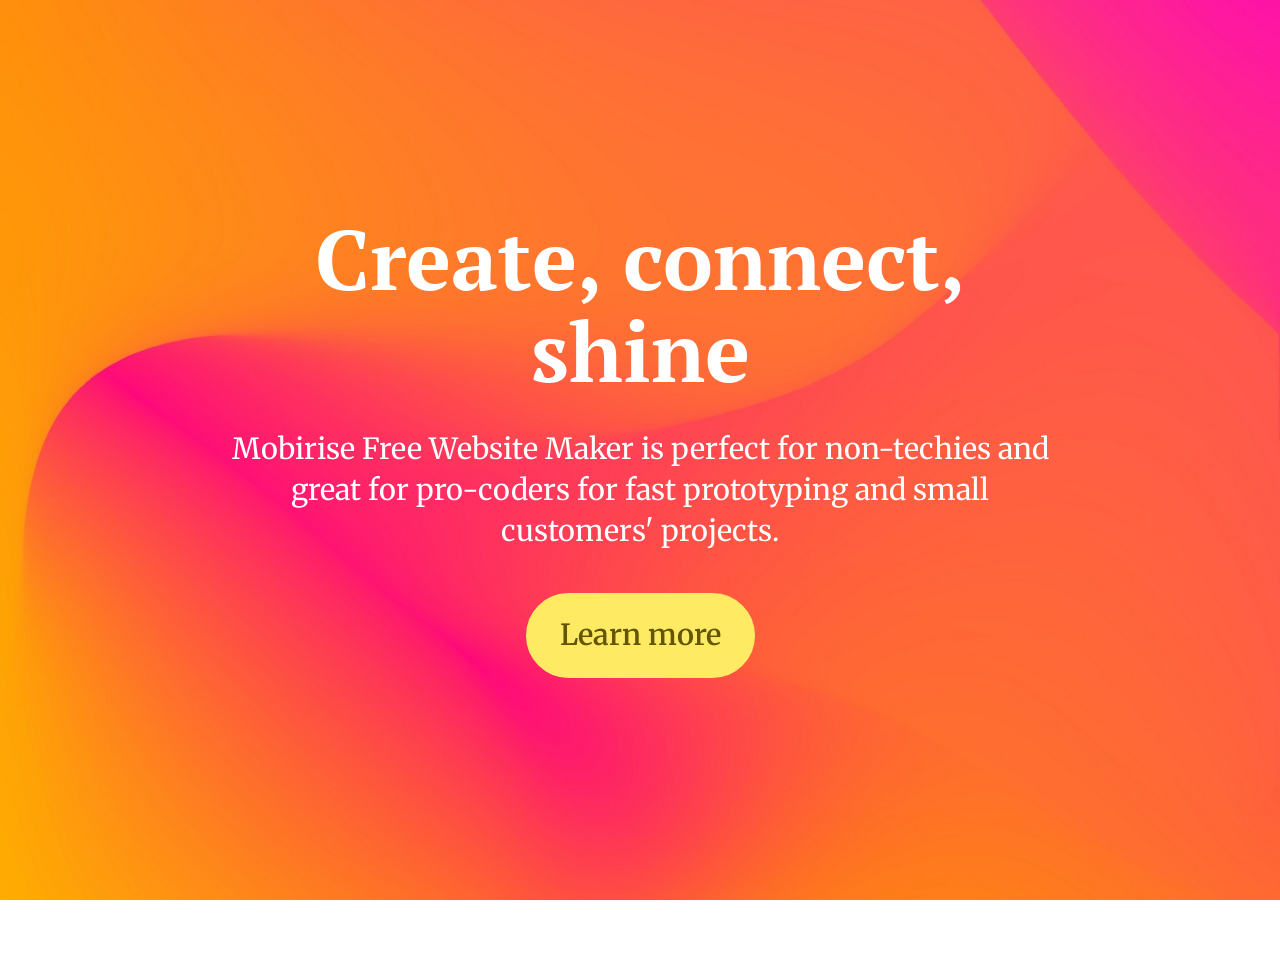
<file: index.html>
<!DOCTYPE html>
<html  >
<head>
  <!-- Site made with Mobirise Website Builder v6.1.12, https://mobirise.com -->
  <meta charset="UTF-8">
  <meta http-equiv="X-UA-Compatible" content="IE=edge">
  <meta name="generator" content="Mobirise v6.1.12, mobirise.com">
  <meta name="viewport" content="width=device-width, initial-scale=1, minimum-scale=1">
  <link rel="shortcut icon" href="assets/images/logo5.png" type="image/x-icon">
  <meta name="description" content="">
  
  
  <title>Home</title>
  <link rel="stylesheet" href="assets/bootstrap/css/bootstrap.min.css">
  <link rel="stylesheet" href="assets/animatecss/animate.css">
  <link rel="stylesheet" href="assets/theme/css/style.css">
  <link rel="preload" href="https://fonts.googleapis.com/css?family=PT+Serif:400,400i,700,700i&display=swap" as="style" onload="this.onload=null;this.rel='stylesheet'">
  <noscript><link rel="stylesheet" href="https://fonts.googleapis.com/css?family=PT+Serif:400,400i,700,700i&display=swap"></noscript>
  <link rel="preload" href="https://fonts.googleapis.com/css?family=Inter+Tight:100,200,300,400,500,600,700,800,900,100i,200i,300i,400i,500i,600i,700i,800i,900i&display=swap" as="style" onload="this.onload=null;this.rel='stylesheet'">
  <noscript><link rel="stylesheet" href="https://fonts.googleapis.com/css?family=Inter+Tight:100,200,300,400,500,600,700,800,900,100i,200i,300i,400i,500i,600i,700i,800i,900i&display=swap"></noscript>
  <link rel="preload" href="https://fonts.googleapis.com/css?family=Merriweather:300,400,500,600,700,800,900,300i,400i,500i,600i,700i,800i,900i&display=swap" as="style" onload="this.onload=null;this.rel='stylesheet'">
  <noscript><link rel="stylesheet" href="https://fonts.googleapis.com/css?family=Merriweather:300,400,500,600,700,800,900,300i,400i,500i,600i,700i,800i,900i&display=swap"></noscript>
  <link rel="preload" as="style" href="assets/mobirise/css/mbr-additional.css?v=S4mCEm"><link rel="stylesheet" href="assets/mobirise/css/mbr-additional.css?v=S4mCEm" type="text/css">

  
  
  
</head>
<body>
  
  <section data-bs-version="5.1" class="header09 startm5 cid-vfYNwCcNDY mbr-fullscreen" id="header09-j">	
    
	
	
	<div class="container-fluid">
		<div class="row">
			<div class="content-wrap col-12 col-md-9">
				<h1 class="mbr-section-title mbr-fonts-style mbr-white mb-4 display-1">
					<strong>Create, connect, shine</strong>
				</h1>
				
				<p class="mbr-fonts-style mbr-text mbr-white mb-4 display-7">
					Mobirise Free Website Maker is perfect for non-techies and great for pro-coders for fast prototyping
					and small customers' projects.
				</p>
				<div class="mbr-section-btn">
					<a class="btn btn-danger display-7" href="https://mobiri.se">
						Learn more
					</a>
				</div>
			</div>
		</div>
	</div>
</section><section class="display-7" style="padding: 0;align-items: center;justify-content: center;flex-wrap: wrap;    align-content: center;display: flex;position: relative;height: 4rem;"><a href="https://mobiri.se/4654927" style="flex: 1 1;height: 4rem;position: absolute;width: 100%;z-index: 1;"><img alt="" style="height: 4rem;" src="[data-uri]"></a><p style="margin: 0;text-align: center;" class="display-7">&#8204;</p><a style="z-index:1" href="https://mobirise.com/builder/no-code-website-builder.html">No Code Website Builder</a></section><script src="assets/bootstrap/js/bootstrap.bundle.min.js"></script>  <script src="assets/smoothscroll/smooth-scroll.js"></script>  <script src="assets/ytplayer/index.js"></script>  <script src="assets/theme/js/script.js"></script>  
  
  
  <input name="animation" type="hidden">
  </body>
</html>
</file>
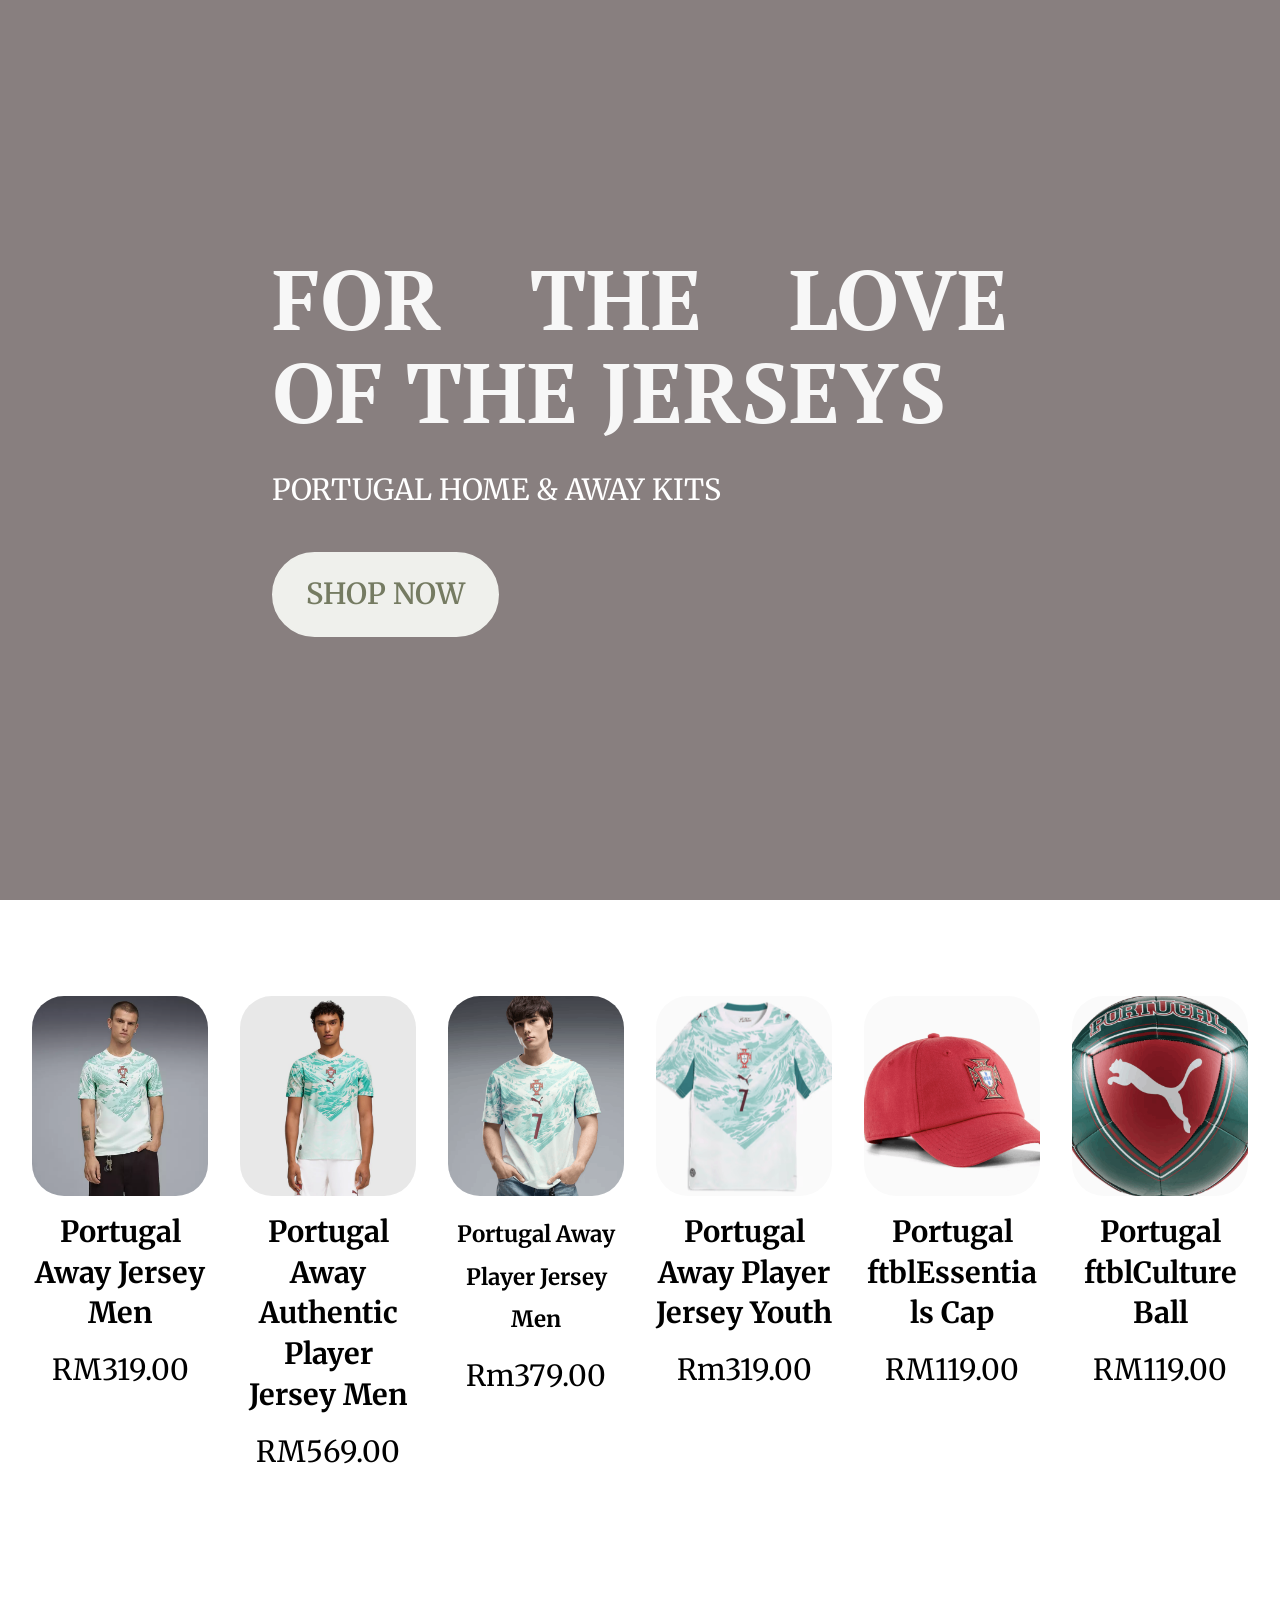
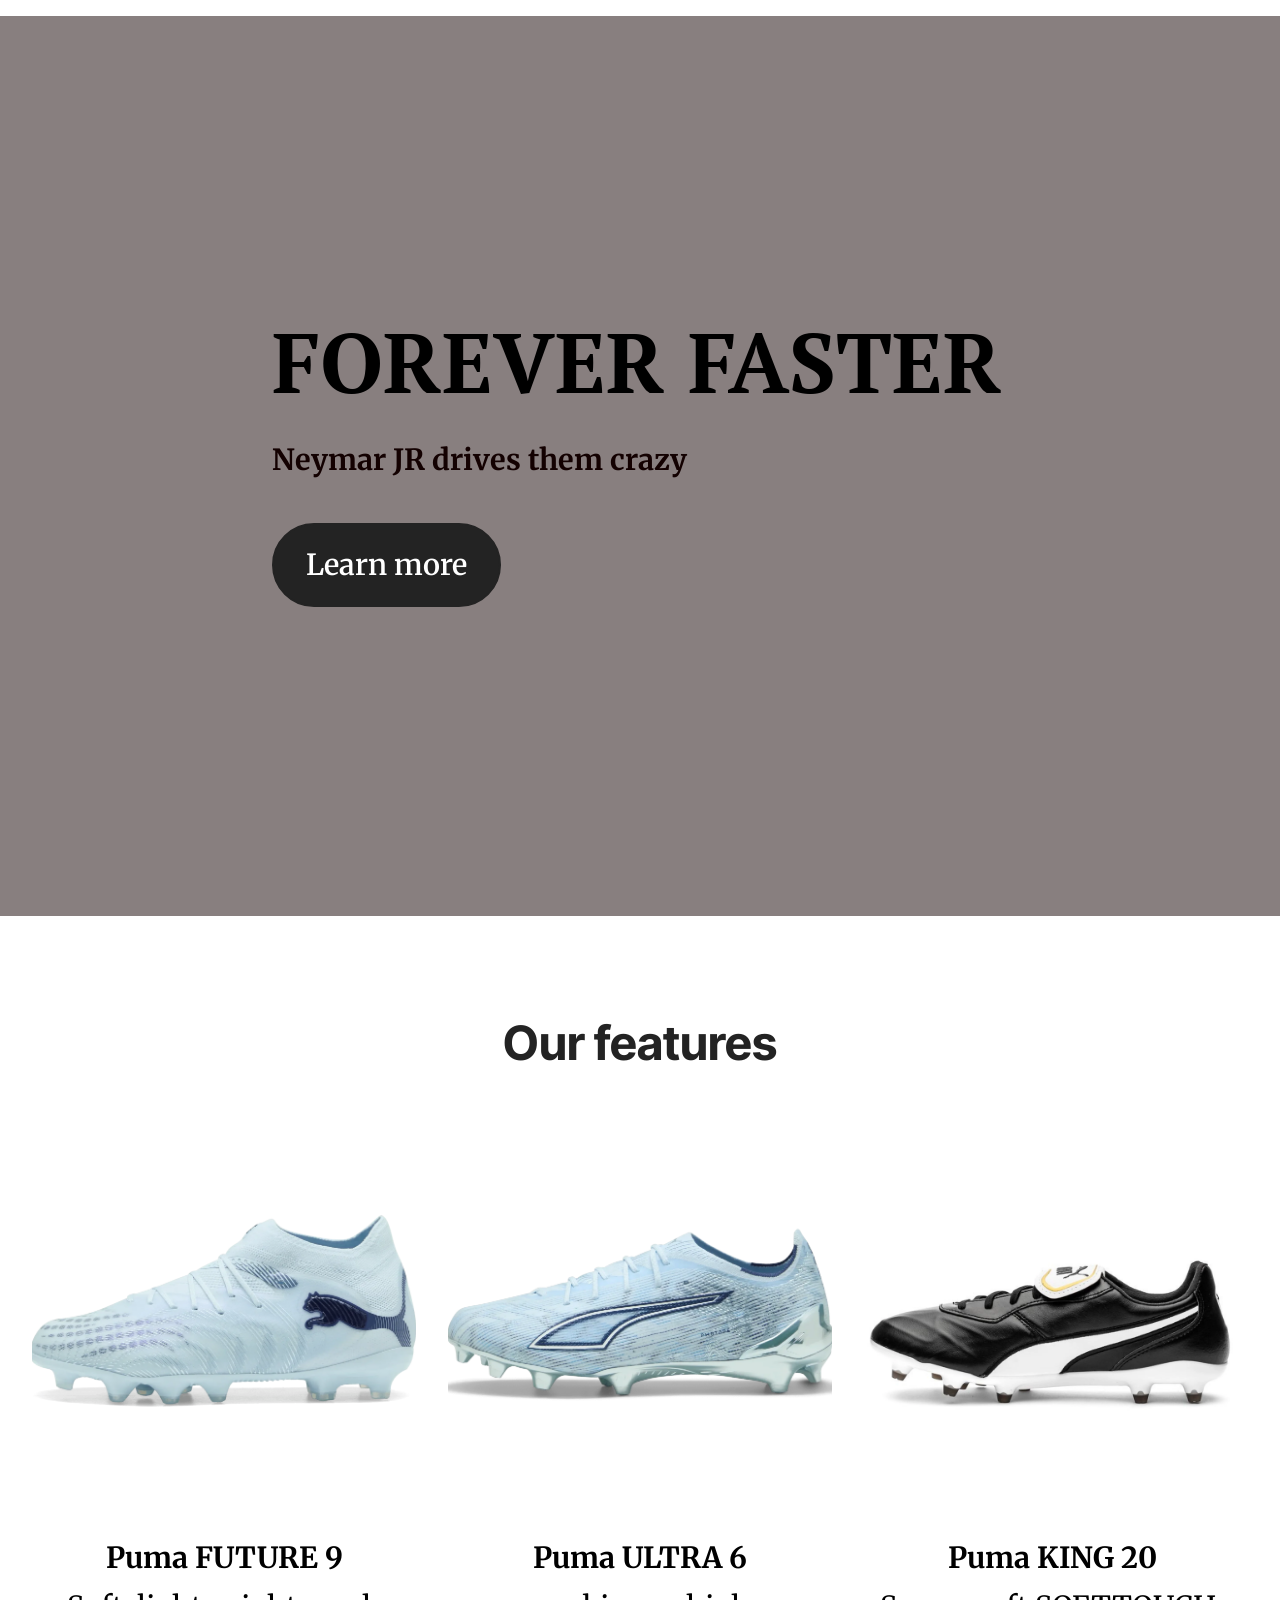
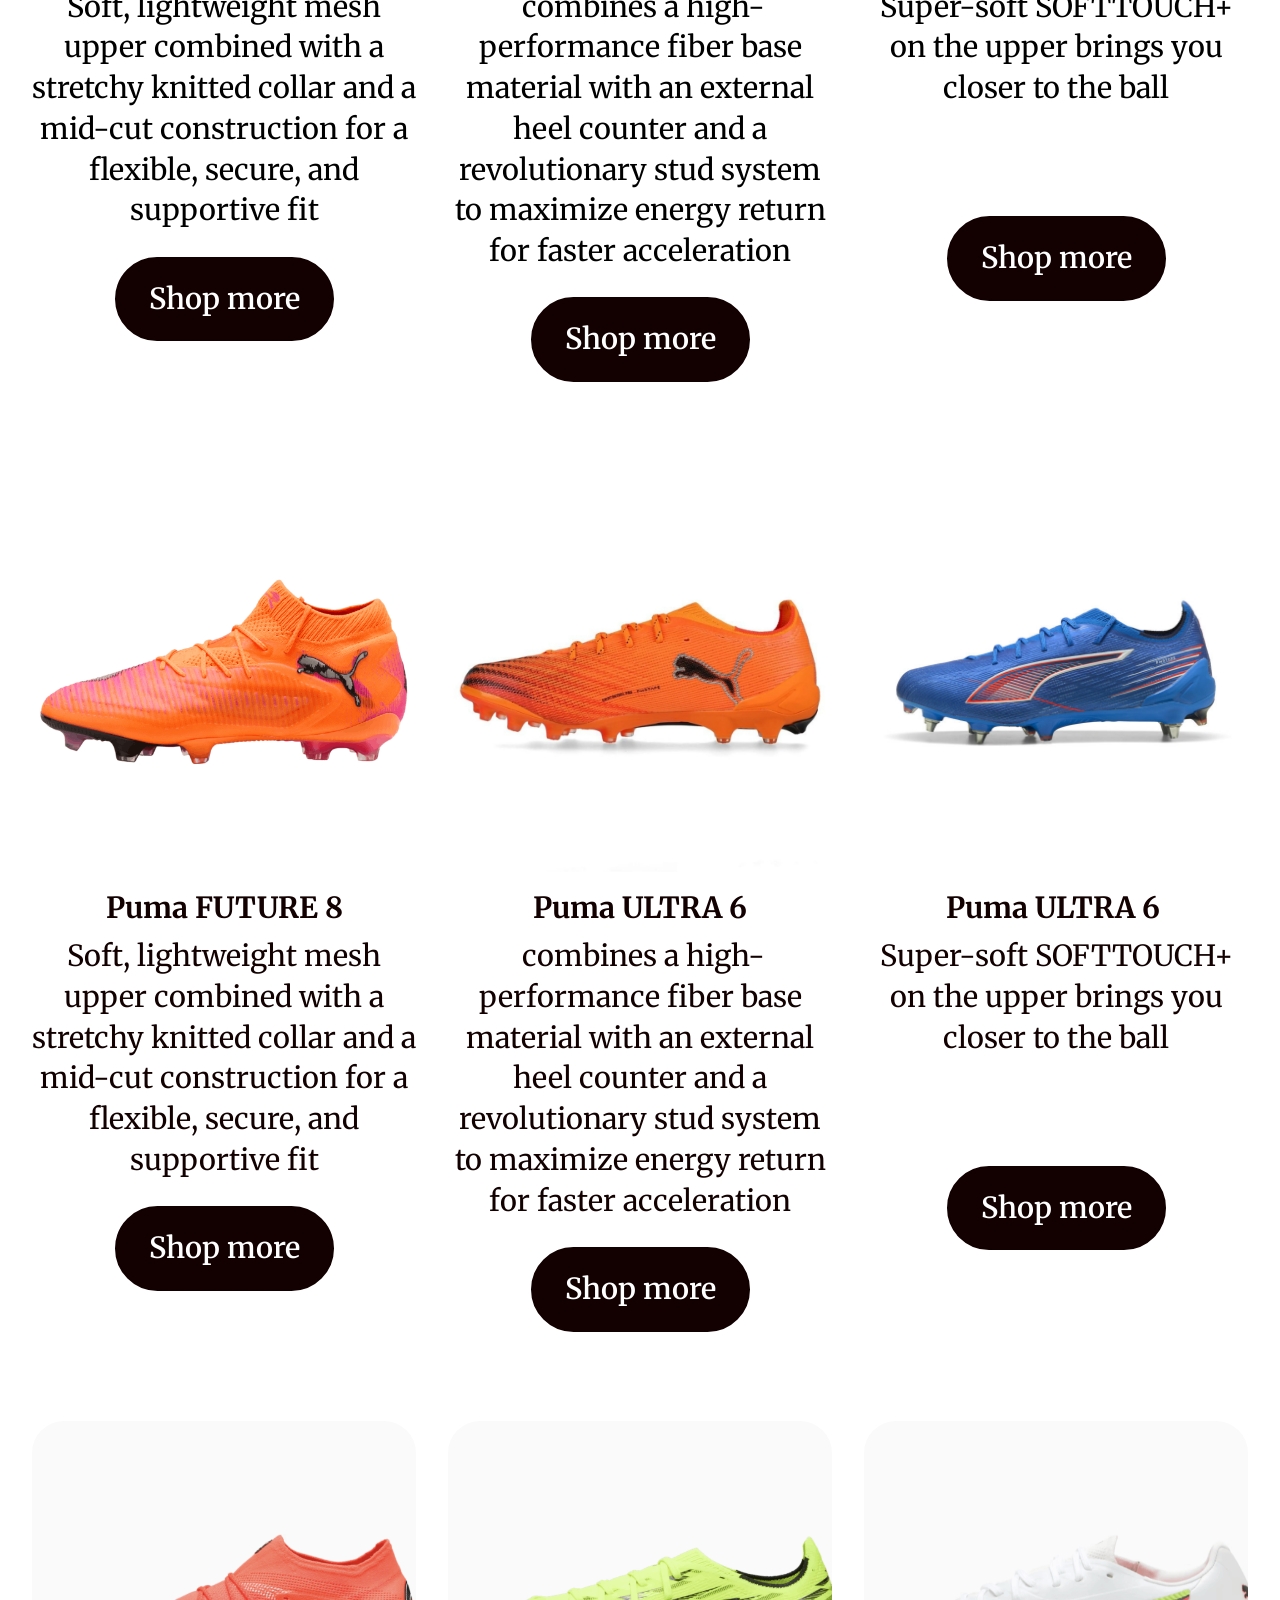
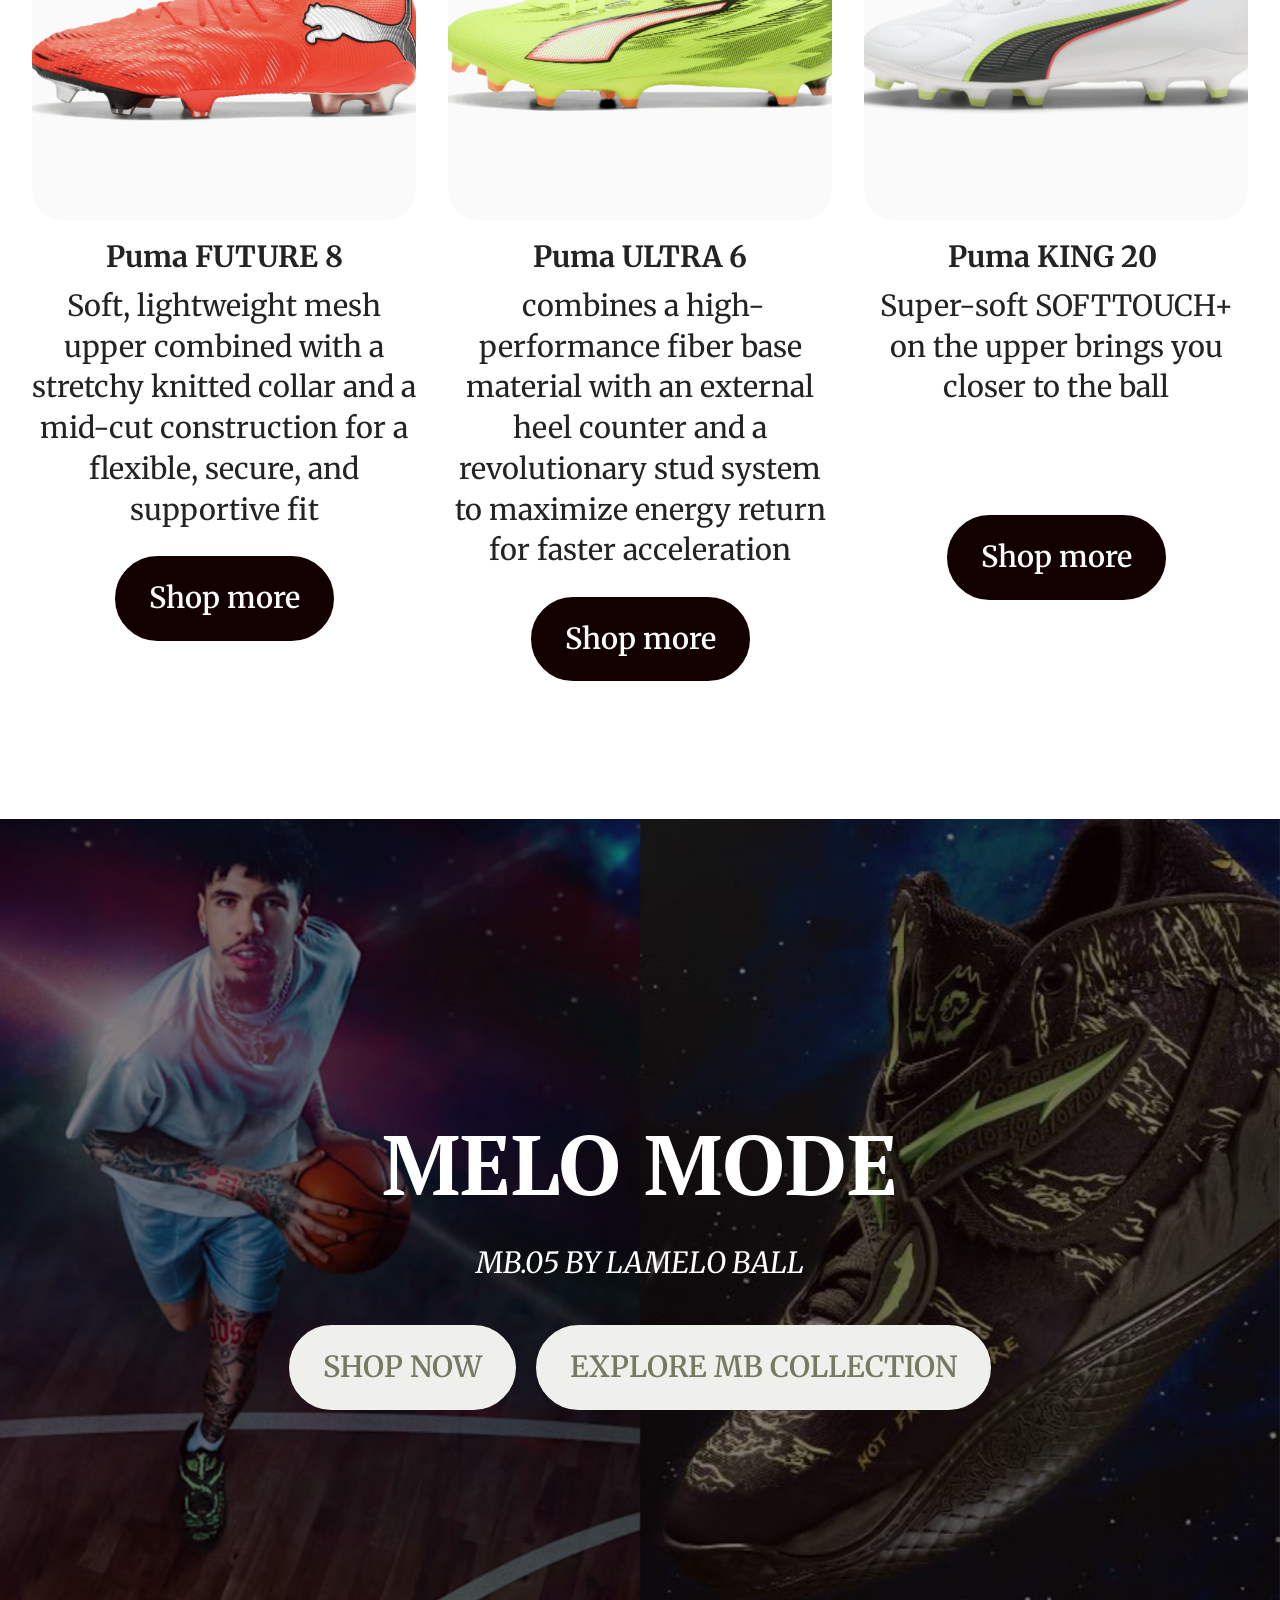
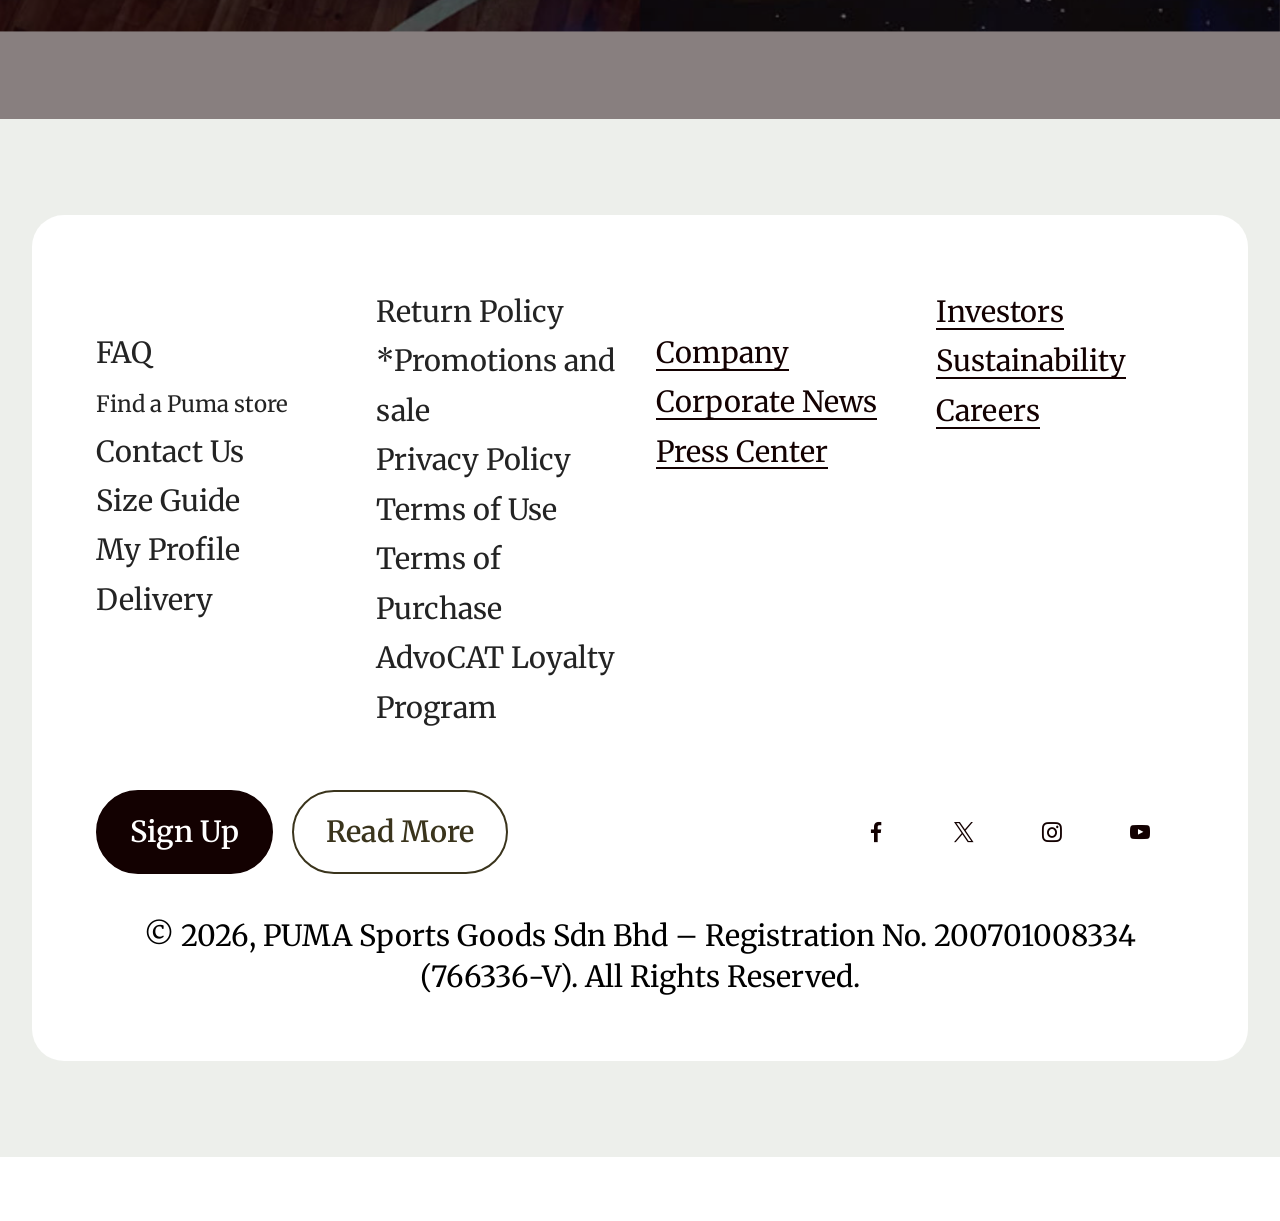
<file: Index.html>
<!DOCTYPE html>
<html  >
<head>
  <!-- Site made with Mobirise Website Builder v6.1.12, https://mobirise.com -->
  <meta charset="UTF-8">
  <meta http-equiv="X-UA-Compatible" content="IE=edge">
  <meta name="generator" content="Mobirise v6.1.12, mobirise.com">
  <meta name="twitter:card" content="summary_large_image"/>
  <meta name="twitter:image:src" content="assets/images/Index-meta.jpg">
  <meta property="og:image" content="assets/images/Index-meta.jpg">
  <meta name="twitter:title" content="Page 1">
  <meta name="viewport" content="width=device-width, initial-scale=1, minimum-scale=1">
  <link rel="shortcut icon" href="assets/images/logo5.png" type="image/x-icon">
  <meta name="description" content="">
  
  
  <title>Page 1</title>
  <link rel="stylesheet" href="assets/bootstrap/css/bootstrap.min.css">
  <link rel="stylesheet" href="assets/parallax/jarallax.css">
  <link rel="stylesheet" href="assets/animatecss/animate.css">
  <link rel="stylesheet" href="assets/socicon/css/styles.css">
  <link rel="stylesheet" href="assets/theme/css/style.css">
  <link rel="preload" href="https://fonts.googleapis.com/css?family=PT+Serif:400,400i,700,700i&display=swap" as="style" onload="this.onload=null;this.rel='stylesheet'">
  <noscript><link rel="stylesheet" href="https://fonts.googleapis.com/css?family=PT+Serif:400,400i,700,700i&display=swap"></noscript>
  <link rel="preload" href="https://fonts.googleapis.com/css?family=Inter+Tight:100,200,300,400,500,600,700,800,900,100i,200i,300i,400i,500i,600i,700i,800i,900i&display=swap" as="style" onload="this.onload=null;this.rel='stylesheet'">
  <noscript><link rel="stylesheet" href="https://fonts.googleapis.com/css?family=Inter+Tight:100,200,300,400,500,600,700,800,900,100i,200i,300i,400i,500i,600i,700i,800i,900i&display=swap"></noscript>
  <link rel="preload" href="https://fonts.googleapis.com/css?family=Merriweather:300,400,500,600,700,800,900,300i,400i,500i,600i,700i,800i,900i&display=swap" as="style" onload="this.onload=null;this.rel='stylesheet'">
  <noscript><link rel="stylesheet" href="https://fonts.googleapis.com/css?family=Merriweather:300,400,500,600,700,800,900,300i,400i,500i,600i,700i,800i,900i&display=swap"></noscript>
  <link rel="preload" as="style" href="assets/mobirise/css/mbr-additional.css?v=yMJieN"><link rel="stylesheet" href="assets/mobirise/css/mbr-additional.css?v=yMJieN" type="text/css">

  
  
  
</head>
<body>
  
  <section data-bs-version="5.1" class="header09 startm5 cid-vfZ0xYNkkB mbr-fullscreen" data-bg-video="https://www.youtube.com/watch?v=-KhRIg4O2j8" id="header09-n">	
    
	<div class="mbr-overlay" style="opacity: 0.5; background-color: rgb(19, 1, 1);"></div>
	<div class="mbr-fallback-image disabled"></div>
	<div class="container-fluid">
		<div class="row">
			<div class="content-wrap col-12 col-md-8">
				<h1 class="mbr-section-title mbr-fonts-style mbr-white mb-4 display-1"><strong>FOR THE LOVE OF THE JERSEYS</strong></h1>
				
				<p class="mbr-fonts-style mbr-text mbr-white mb-4 display-7">PORTUGAL HOME &amp; AWAY KITS</p>
				<div class="mbr-section-btn"><a class="btn btn-white display-7" href="https://my.puma.com/my/en/sports/football/portugal">SHOP NOW</a></div>
			</div>
		</div>
	</div>
</section>

<section data-bs-version="5.1" class="features13 start cid-vfZcfCrABE" id="features013-p">
    

<div class="container-fluid">
  <div class="row justify-content-center">
    <div class="col-12 content-head">
      
    </div>
  </div>
  <div class="row mbr-section-content">
    <div class="item features-image col-6 col-md-4 col-lg-2">
      <div class="item-wrapper">
        <div class="item-img">
          <a href="https://my.puma.com/my/en/pd/portugal-away-jersey-men/783288.html?dwvar_783288_color=02&dwvar_783288_size=0110"><img src="assets/images/puma1.webp" alt="Mobirise Website Builder" title="" data-slide-to="0" data-bs-slide-to="0"></a>
        </div>
        <div class="item-content align-left mt-3">
          <h5 class="item-title mbr-fonts-style mb-3 display-7"><strong>Portugal Away Jersey Men</strong></h5>
          
          <p class="item-text mbr-fonts-style mb-3 display-7">RM319.00</p>
        </div>
        
      </div>
    </div>
    <div class="item features-image col-6 col-md-4 col-lg-2">
      <div class="item-wrapper">
        <div class="item-img">
          <a href="https://my.puma.com/my/en/pd/portugal-away-authentic-player-jersey-men/788145.html?dwvar_788145_color=77&dwvar_788145_size=0110"><img src="assets/images/puma2.webp" alt="Mobirise Website Builder" title="" data-slide-to="1" data-bs-slide-to="1"></a>
        </div>
        <div class="item-content align-left mt-3">
          <h5 class="item-title mbr-fonts-style mb-3 display-7"><strong>Portugal Away Authentic Player Jersey Men</strong></h5>
          
          <p class="item-text mbr-fonts-style mb-3 display-7">
            RM569.00</p>
        </div>
        
      </div>
    </div>
    <div class="item features-image col-6 col-md-4 col-lg-2">
      <div class="item-wrapper">
        <div class="item-img">
          <a href="https://my.puma.com/my/en/pd/portugal-away-player-jersey-men/788146.html?dwvar_788146_color=77&dwvar_788146_size=0110"><img src="assets/images/screenshot202026-04-0620at201.45.28e280afpm-410x350.png" alt="Mobirise Website Builder" title="" data-slide-to="2" data-bs-slide-to="2"></a>
        </div>
        <div class="item-content align-left mt-3">
          <h5 class="item-title mbr-fonts-style mb-3 display-7"><div><strong style="font-size: 1.4rem;">Portugal Away Player Jersey Men</strong><br></div></h5>
          
          <p class="item-text mbr-fonts-style display-7">
            Rm379.00</p>
        </div>
        
      </div>
    </div><div class="item features-image col-6 col-md-4 col-lg-2">
      <div class="item-wrapper">
        <div class="item-img">
          <a href="https://my.puma.com/my/en/pd/portugal-away-player-jersey-youth/788149.html?dwvar_788149_color=77&dwvar_788149_size=0230"><img src="assets/images/screenshot202026-04-0620at201.47.16e280afpm-410x409.png" alt="Mobirise Website Builder" title="" data-slide-to="3" data-bs-slide-to="3"></a>
        </div>
        <div class="item-content align-left mt-3">
          <h5 class="item-title mbr-fonts-style mb-3 display-7"><div><strong>Portugal Away Player Jersey Youth</strong></div></h5>
          
          <p class="item-text mbr-fonts-style display-7">
            Rm319.00</p>
        </div>
        
      </div>
    </div>
    <div class="item features-image col-6 col-md-4 col-lg-2">
      <div class="item-wrapper">
        <div class="item-img">
          <a href="https://my.puma.com/my/en/pd/portugal-ftblessentials-cap/027088.html?dwvar_027088_color=01"><img src="assets/images/screenshot202026-04-0620at201.49.03e280afpm-410x412.png" alt="Mobirise Website Builder" title="" data-slide-to="4" data-bs-slide-to="4"></a>
        </div>
        <div class="item-content align-left mt-3">
          <h5 class="item-title mbr-fonts-style mb-3 display-7"><strong>Portugal ftblEssentials Cap</strong></h5>
          
          <p class="item-text mbr-fonts-style display-7">
            RM119.00</p>
        </div>
        
      </div>
    </div>
    <div class="item features-image col-6 col-md-4 col-lg-2">
      <div class="item-wrapper">
        <div class="item-img">
          <a href="https://my.puma.com/my/en/pd/portugal-ftblculture-ball/084983.html?dwvar_084983_color=01"><img src="assets/images/screenshot202026-04-0620at201.52.11e280afpm-410x408.png" alt="Mobirise Website Builder" title="" data-slide-to="5" data-bs-slide-to="5"></a>
        </div>
        <div class="item-content align-left mt-3">
          <h5 class="item-title mbr-fonts-style mb-3 display-7"><strong>Portugal ftblCulture Ball</strong></h5>
          
          <p class="item-text mbr-fonts-style mb-3 display-7">
            RM119.00</p>
        </div>
        
      </div>
    </div>
    

  </div>
</div>
</section>

<section data-bs-version="5.1" class="header09 startm5 cid-vfZhg5Rwdp mbr-fullscreen" data-bg-video="https://www.youtube.com/watch?v=Q7-Iu3wpw-I" id="header09-r">	
    
	<div class="mbr-overlay" style="opacity: 0.5; background-color: rgb(19, 1, 1);"></div>
	<div class="mbr-fallback-image disabled"></div>
	<div class="container-fluid">
		<div class="row">
			<div class="content-wrap col-12 col-md-8">
				<h1 class="mbr-section-title mbr-fonts-style mbr-white mb-4 display-1">
					<strong>FOREVER FASTER</strong></h1>
				
				<p class="mbr-fonts-style mbr-text mbr-white mb-4 display-7"><strong>
					Neymar JR drives them crazy</strong></p>
				<div class="mbr-section-btn"><a class="btn btn-black display-7" href="https://my.puma.com/my/en/men/shoes/football-boots">
						Learn more
					</a></div>
			</div>
		</div>
	</div>
</section>

<section data-bs-version="5.1" class="features03 cid-vfZkSZiAkQ" id="features03-v">
	
	
	<div class="container">
		<div class="row justify-content-center mb-5">
			<div class="col-12 content-head">
				<div class="mbr-section-head">
					<h4 class="mbr-section-title mbr-fonts-style align-center mb-0 display-2">
						<strong>Our features</strong>
					</h4>
					
				</div>
			</div>
		</div>
		<div class="row">
			<div class="item features-image col-12 col-md-6 col-lg-4 active">
				<div class="item-wrapper">
					<div class="item-img mb-3">
						<img src="assets/images/000.webp" alt="Mobirise Website Builder" title="">
					</div>
					<div class="item-content align-left">
						<h5 class="item-title mbr-fonts-style mt-0 mb-2 display-5">
							<strong>Puma FUTURE 9</strong></h5>
						<p class="mbr-text mbr-fonts-style mb-3 display-7">
						    Soft, lightweight mesh upper combined with a stretchy knitted collar and a mid-cut construction for a flexible, secure, and supportive fit
						</p>
						<div class="mbr-section-btn item-footer"><a href="https://my.puma.com/my/en/pd/future-9-match-fg%2Fag-football-boots-unisex/108713.html?dwvar_108713_color=03" class="btn item-btn btn-primary display-7">Shop more<br></a></div>
					</div>
				</div>
			</div>
			<div class="item features-image col-12 col-md-6 col-lg-4">
				<div class="item-wrapper">
					<div class="item-img mb-3">
						<img src="assets/images/ultra.webp" alt="Mobirise Website Builder" title="" data-slide-to="1" data-bs-slide-to="1">
					</div>
					<div class="item-content align-left">
						<h5 class="item-title mbr-fonts-style mb-2 mt-0 display-5">
							<strong>Puma ULTRA 6</strong></h5>
						<p class="mbr-text mbr-fonts-style mb-3 display-7">&nbsp;combines a high-performance fiber base material with an external heel counter and a revolutionary stud system to maximize energy return for faster acceleration<br>
						</p>
						<div class="mbr-section-btn item-footer"><a href="https://my.puma.com/my/en/pd/ultra-6-match-fg%2Fag-football-boots-unisex/108687.html?dwvar_108687_color=03" class="btn item-btn btn-primary display-7">Shop more</a></div>
					</div>
				</div>
			</div>
			<div class="item features-image col-12 col-md-6 col-lg-4">
				<div class="item-wrapper">
					<div class="item-img mb-3">
						<img src="assets/images/king.webp" alt="Mobirise Website Builder" title="" data-slide-to="2" data-bs-slide-to="2">
					</div>
					<div class="item-content align-left">
						<h5 class="item-title mbr-fonts-style mb-2 mt-0 display-5">
						    <strong>Puma KING 20&nbsp;</strong></h5>
						<p class="mbr-text mbr-fonts-style mb-3 display-7">
						Super-soft SOFTTOUCH+ on the upper brings you closer to the ball<br><br><br>
						</p>
						<div class="mbr-section-btn item-footer"><a href="https://my.puma.com/my/en/pd/king-20-match-fg%2Fag-football-boots-unisex/108465.html?dwvar_108465_color=02" class="btn item-btn btn-primary display-7">Shop more</a></div>
					</div>
				</div>
			</div>
		</div>
	</div>
</section>

<section data-bs-version="5.1" class="features03 cid-vfZqkcqYE8" id="features03-y">
	
	
	<div class="container">
		<div class="row justify-content-center mb-5">
			<div class="col-12 content-head">
				
			</div>
		</div>
		<div class="row">
			<div class="item features-image col-12 col-md-6 col-lg-4 active">
				<div class="item-wrapper">
					<div class="item-img mb-3">
						<img src="assets/images/future8-816x653.png" alt="Mobirise Website Builder" title="">
					</div>
					<div class="item-content align-left">
						<h5 class="item-title mbr-fonts-style mt-0 mb-2 display-5">
							<strong>Puma FUTURE 8</strong></h5>
						<p class="mbr-text mbr-fonts-style mb-3 display-7">
						    Soft, lightweight mesh upper combined with a stretchy knitted collar and a mid-cut construction for a flexible, secure, and supportive fit
						</p>
						<div class="mbr-section-btn item-footer"><a href="https://my.puma.com/my/en/pd/future-8-ultimate-fg-football-boots-unisex/108581.html?dwvar_108581_color=03" class="btn item-btn btn-primary display-7">Shop more<br></a></div>
					</div>
				</div>
			</div>
			<div class="item features-image col-12 col-md-6 col-lg-4">
				<div class="item-wrapper">
					<div class="item-img mb-3">
						<img src="assets/images/ultra-1.webp" alt="Mobirise Website Builder" title="" data-slide-to="1" data-bs-slide-to="1">
					</div>
					<div class="item-content align-left">
						<h5 class="item-title mbr-fonts-style mb-2 mt-0 display-5">
							<strong>Puma ULTRA 6</strong></h5>
						<p class="mbr-text mbr-fonts-style mb-3 display-7">&nbsp;combines a high-performance fiber base material with an external heel counter and a revolutionary stud system to maximize energy return for faster acceleration<br>
						</p>
						<div class="mbr-section-btn item-footer"><a href="https://my.puma.com/my/en/pd/ultra-6-match-fg%2Fag-football-boots-unisex/108514.html?dwvar_108514_color=03" class="btn item-btn btn-primary display-7">Shop more</a></div>
					</div>
				</div>
			</div>
			<div class="item features-image col-12 col-md-6 col-lg-4">
				<div class="item-wrapper">
					<div class="item-img mb-3">
						<img src="assets/images/999-816x816.jpg" alt="Mobirise Website Builder" title="" data-slide-to="2" data-bs-slide-to="2">
					</div>
					<div class="item-content align-left">
						<h5 class="item-title mbr-fonts-style mb-2 mt-0 display-5">
						    <strong>Puma ULTRA 6&nbsp;</strong></h5>
						<p class="mbr-text mbr-fonts-style mb-3 display-7">
						Super-soft SOFTTOUCH+ on the upper brings you closer to the ball<br><br><br>
						</p>
						<div class="mbr-section-btn item-footer"><a href="https://my.puma.com/my/en/pd/ultra-6-match-fg%2Fag-football-boots-unisex/108514.html?dwvar_108514_color=01" class="btn item-btn btn-primary display-7">Shop more</a></div>
					</div>
				</div>
			</div>
		</div>
	</div>
</section>

<section data-bs-version="5.1" class="features03 cid-vfZq6AJSqA" id="features03-x">
	
	
	<div class="container">
		<div class="row justify-content-center mb-5">
			<div class="col-12 content-head">
				
			</div>
		</div>
		<div class="row">
			<div class="item features-image col-12 col-md-6 col-lg-4 active">
				<div class="item-wrapper">
					<div class="item-img mb-3">
						<img src="assets/images/screenshot202026-04-0720at201.51.42e280afpm-816x816.png" alt="Mobirise Website Builder" title="">
					</div>
					<div class="item-content align-left">
						<h5 class="item-title mbr-fonts-style mt-0 mb-2 display-5">
							<strong>Puma FUTURE 8</strong></h5>
						<p class="mbr-text mbr-fonts-style mb-3 display-7">
						    Soft, lightweight mesh upper combined with a stretchy knitted collar and a mid-cut construction for a flexible, secure, and supportive fit
						</p>
						<div class="mbr-section-btn item-footer"><a href="https://my.puma.com/my/en/pd/future-9-match-fg%2Fag-football-boots-unisex/108713.html?dwvar_108713_color=01" class="btn item-btn btn-primary display-7">Shop more<br></a></div>
					</div>
				</div>
			</div>
			<div class="item features-image col-12 col-md-6 col-lg-4">
				<div class="item-wrapper">
					<div class="item-img mb-3">
						<img src="assets/images/screenshot202026-04-0720at201.53.27e280afpm-816x816.png" alt="Mobirise Website Builder" title="" data-slide-to="1" data-bs-slide-to="1">
					</div>
					<div class="item-content align-left">
						<h5 class="item-title mbr-fonts-style mb-2 mt-0 display-5">
							<strong>Puma ULTRA 6</strong></h5>
						<p class="mbr-text mbr-fonts-style mb-3 display-7">&nbsp;combines a high-performance fiber base material with an external heel counter and a revolutionary stud system to maximize energy return for faster acceleration<br>
						</p>
						<div class="mbr-section-btn item-footer"><a href="https://my.puma.com/my/en/pd/ultra-6-match-fg%2Fag-football-boots-unisex/108687.html?dwvar_108687_color=01" class="btn item-btn btn-primary display-7">Shop more</a></div>
					</div>
				</div>
			</div>
			<div class="item features-image col-12 col-md-6 col-lg-4">
				<div class="item-wrapper">
					<div class="item-img mb-3">
						<img src="assets/images/screenshot202026-04-0720at201.55.43e280afpm-816x813.png" alt="Mobirise Website Builder" title="" data-slide-to="2" data-bs-slide-to="2">
					</div>
					<div class="item-content align-left">
						<h5 class="item-title mbr-fonts-style mb-2 mt-0 display-5">
						    <strong>Puma KING 20&nbsp;</strong></h5>
						<p class="mbr-text mbr-fonts-style mb-3 display-7">
						Super-soft SOFTTOUCH+ on the upper brings you closer to the ball<br><br><br>
						</p>
						<div class="mbr-section-btn item-footer"><a href="https://my.puma.com/my/en/pd/king-20-match-fg%2Fag-football-boots-unisex/108465.html?dwvar_108465_color=01" class="btn item-btn btn-primary display-7">Shop more</a></div>
					</div>
				</div>
			</div>
		</div>
	</div>
</section>

<section data-bs-version="5.1" class="header09 startm5 cid-vg4Eptmfkb mbr-fullscreen mbr-parallax-background" id="header09-11">	
    
	<div class="mbr-overlay" style="opacity: 0.5; background-color: rgb(19, 1, 1);"></div>
	
	<div class="container-fluid">
		<div class="row">
			<div class="content-wrap col-12 col-md-8">
				<h1 class="mbr-section-title mbr-fonts-style mbr-white mb-4 display-1"><strong>MELO MODE</strong></h1>
				
				<p class="mbr-fonts-style mbr-text mbr-white mb-4 display-7"><em>MB.05 BY LAMELO BALL</em><br></p>
				<div class="mbr-section-btn"><a class="btn btn-white display-7" href="https://my.puma.com/my/en/pd/mb.05-camo-basketball-shoes-unisex/312795.html">SHOP NOW</a> <a class="btn btn-white display-7" href="https://my.puma.com/my/en/sport/basketball/mb">EXPLORE MB COLLECTION</a></div>
			</div>
		</div>
	</div>
</section>

<section data-bs-version="5.1" class="footer1 cid-vfZoRiQBTN" once="footers" id="footer01-w">
	

	
	
	<div class="container">
		<div class="row mbr-white">
			<div class="col-12 col-md-6 col-lg-3">
				<h5 class="mbr-section-subtitle mbr-fonts-style mb-2 display-5">
					<strong>Support</strong>
				</h5>
				<ul class="list mbr-fonts-style display-7">
					<li class="mbr-text item-wrap">FAQ</li>
					<li class="mbr-text item-wrap"><span style="font-size: 1.4rem;">Find a Puma store</span></li><li class="mbr-text item-wrap">Contact Us</li>
					<li class="mbr-text item-wrap">Size Guide</li>
					<li class="mbr-text item-wrap">My Profile</li><li class="mbr-text item-wrap">Delivery</li>
				</ul>
			</div>
			<div class="col-12 col-md-6 col-lg-3">
				<h5 class="mbr-section-subtitle mbr-fonts-style mb-2 display-5"></h5>
				<ul class="list mbr-fonts-style display-7">
					<li class="mbr-text item-wrap">Return Policy</li>
					<li class="mbr-text item-wrap">*Promotions and sale</li>
					<li class="mbr-text item-wrap">Privacy Policy</li>
					<li class="mbr-text item-wrap">Terms of Use</li>
					<li class="mbr-text item-wrap">Terms of Purchase</li><li class="mbr-text item-wrap">AdvoCAT Loyalty Program</li>
				</ul>
			</div>
			<div class="col-12 col-md-6 col-lg-3">
				<h5 class="mbr-section-subtitle mbr-fonts-style mb-2 display-5"><strong>About PUMA</strong></h5>
				<ul class="list mbr-fonts-style display-7">
					<li class="mbr-text item-wrap"><a href="https://about.puma.com/en/this-is-puma" class="text-primary">Company</a></li><a href="https://about.puma.com/en/this-is-puma" class="text-primary">
					</a><li class="mbr-text item-wrap"><a href="https://about.puma.com/en/en/newsroom/corporate-news" class="text-primary">Corporate News</a></li><a href="https://about.puma.com/en/en/newsroom/corporate-news" class="text-primary">
					</a><li class="mbr-text item-wrap"><a href="https://about.puma.com/en/en/newsroom/corporate-news" class="text-primary">Press Center</a></li>
				</ul>
			</div>
			<div class="col-12 col-md-6 col-lg-3">
				<h5 class="mbr-section-subtitle mbr-fonts-style mb-2 display-5"></h5>
				<ul class="list mbr-fonts-style display-7">
					<li class="mbr-text item-wrap"><a href="https://about.puma.com/en/investor-relations" class="text-primary">Investors</a></li>
					<li class="mbr-text item-wrap"><a href="https://about.puma.com/en/sustainability" class="text-primary">Sustainability</a></li><a href="https://about.puma.com/en/sustainability" class="text-primary">
					</a><li class="mbr-text item-wrap"><a href="https://about.puma.com/en/careers" class="text-primary">Careers</a></li>
					<li class="mbr-text item-wrap"><br></li>
					<li class="mbr-text item-wrap"><br></li>
				</ul>
			</div>
			<div class="col-12 mt-5 footer-col">
				<div class="mbr-section-btn align-left"><a class="btn btn-primary display-7" href="https://my.puma.com/my/en/home#quicklinks">Sign Up</a>
					<a class="btn btn-success-outline display-7" href="https://my.puma.com/my/en/home#quicklinks">Read More</a></div>

				<div class="social-row mt-2 display-7">
					<div class="soc-item">
						<a href="https://mobiri.se/">
							<span class="mbr-iconfont socicon socicon-facebook"></span>
						</a>
					</div>
					<div class="soc-item">
						<a href="https://mobiri.se/">
							<span class="mbr-iconfont socicon socicon-twitter"></span>
						</a>
					</div>
					<div class="soc-item">
						<a href="https://mobiri.se/">
							<span class="mbr-iconfont socicon socicon-instagram"></span>
						</a>
					</div>
					<div class="soc-item">
						<a href="https://mobiri.se/">
							<span class="mbr-iconfont socicon-youtube socicon"></span>
						</a>
					</div>
				</div>
			</div>
			<div class="col-12 mt-4">
				<p class="mbr-text mb-0 mbr-fonts-style copyright align-center display-7">
					© 2026, PUMA Sports Goods Sdn Bhd – Registration No. 200701008334 (766336-V). All Rights Reserved.
				</p>
			</div>
		</div>
	</div>
</section><section class="display-7" style="padding: 0;align-items: center;justify-content: center;flex-wrap: wrap;    align-content: center;display: flex;position: relative;height: 4rem;"><a href="https://mobiri.se/4654927" style="flex: 1 1;height: 4rem;position: absolute;width: 100%;z-index: 1;"><img alt="" style="height: 4rem;" src="[data-uri]"></a><p style="margin: 0;text-align: center;" class="display-7">&#8204;</p><a style="z-index:1" href="https://mobirise.com/builder/ai-website-builder.html">Free AI Website Software</a></section><script src="assets/bootstrap/js/bootstrap.bundle.min.js"></script>  <script src="assets/parallax/jarallax.js"></script>  <script src="assets/smoothscroll/smooth-scroll.js"></script>  <script src="assets/ytplayer/index.js"></script>  <script src="assets/vimeoplayer/player.js"></script>  <script src="assets/theme/js/script.js"></script>  
  
  
  <input name="animation" type="hidden">
  </body>
</html>
</file>
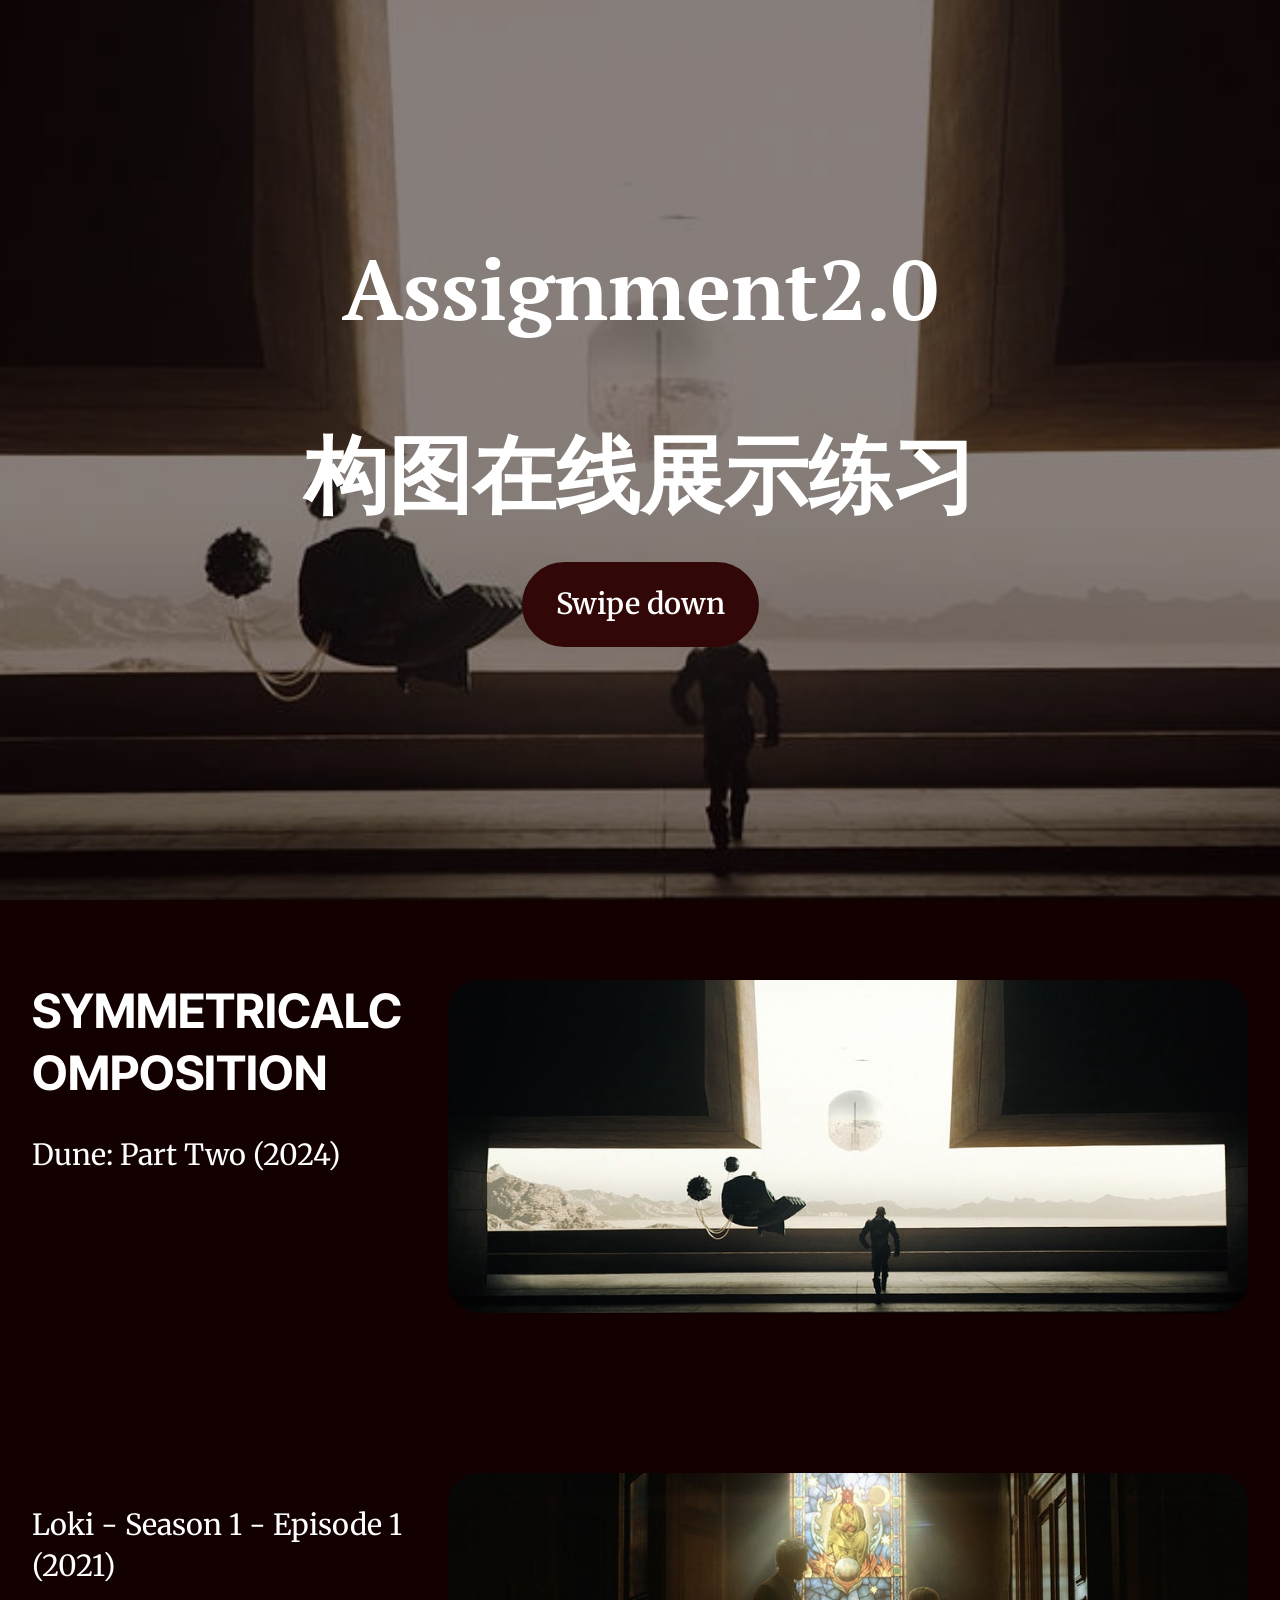
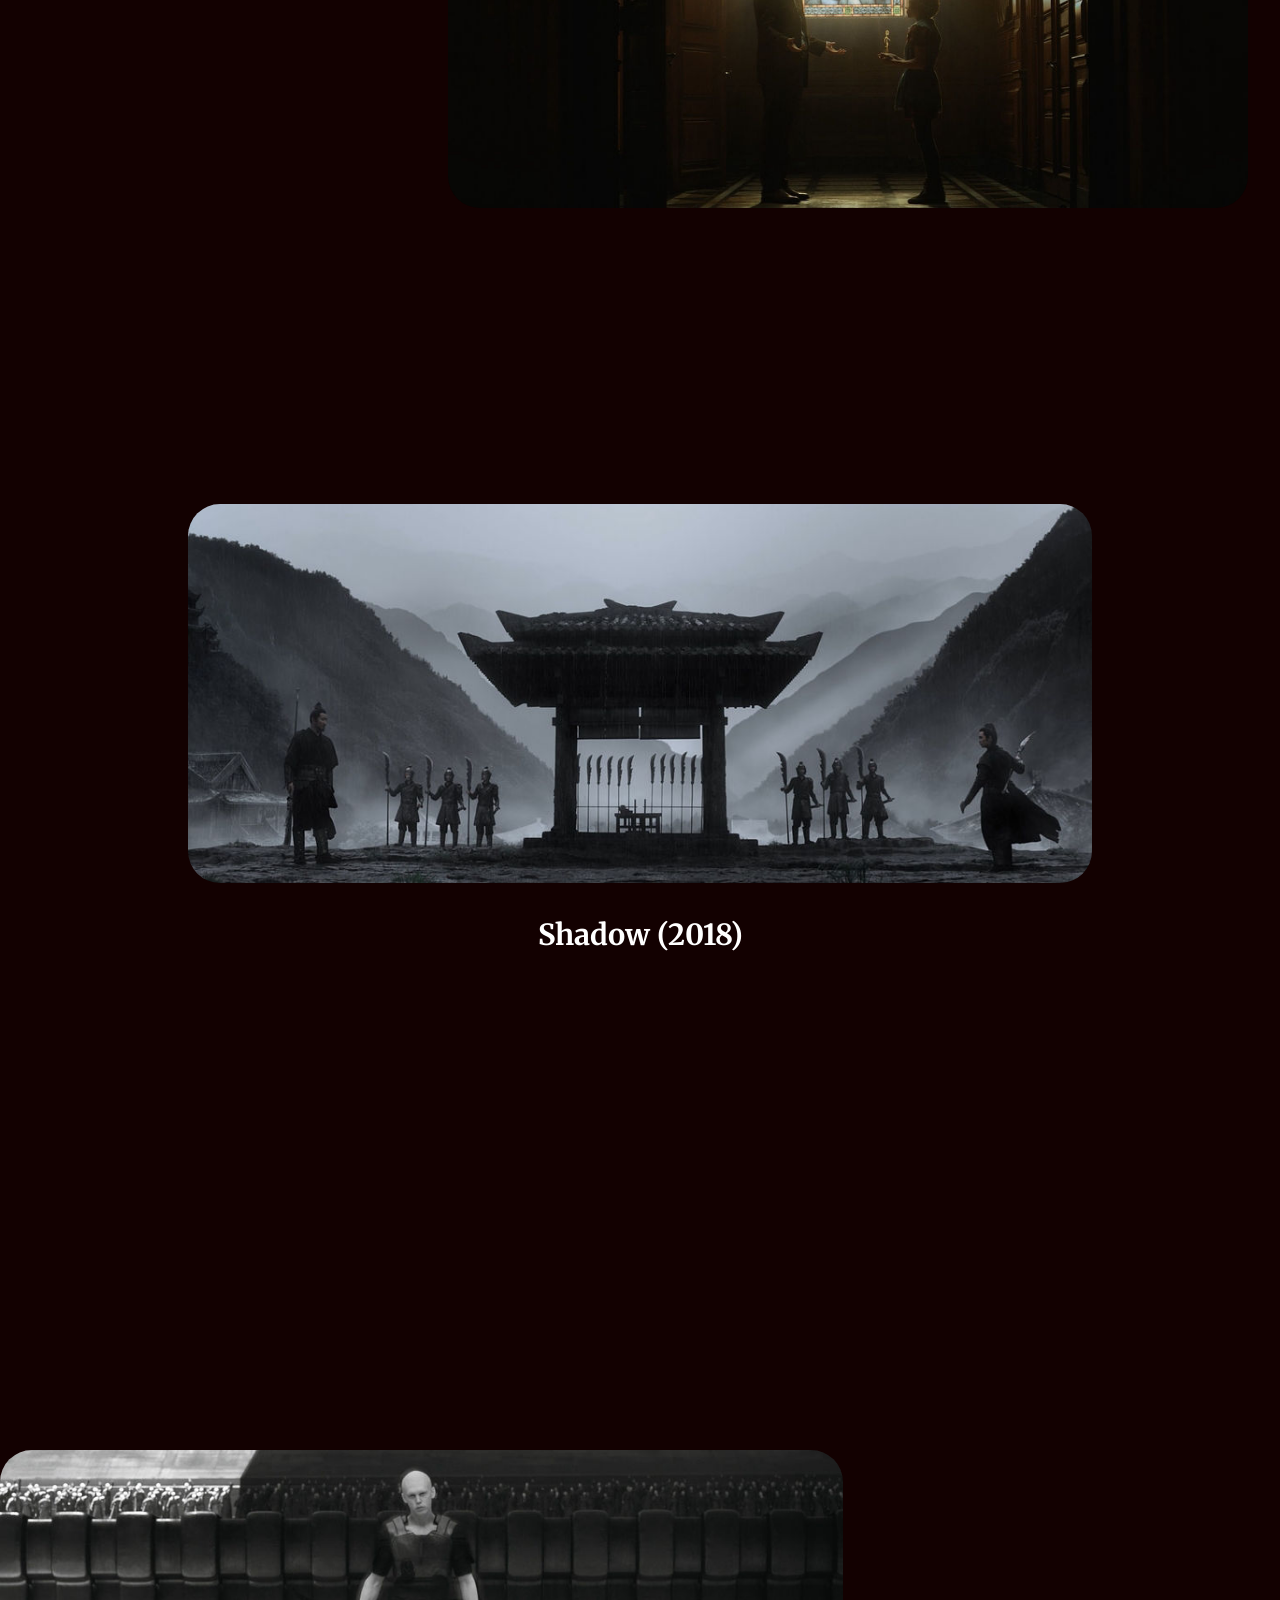
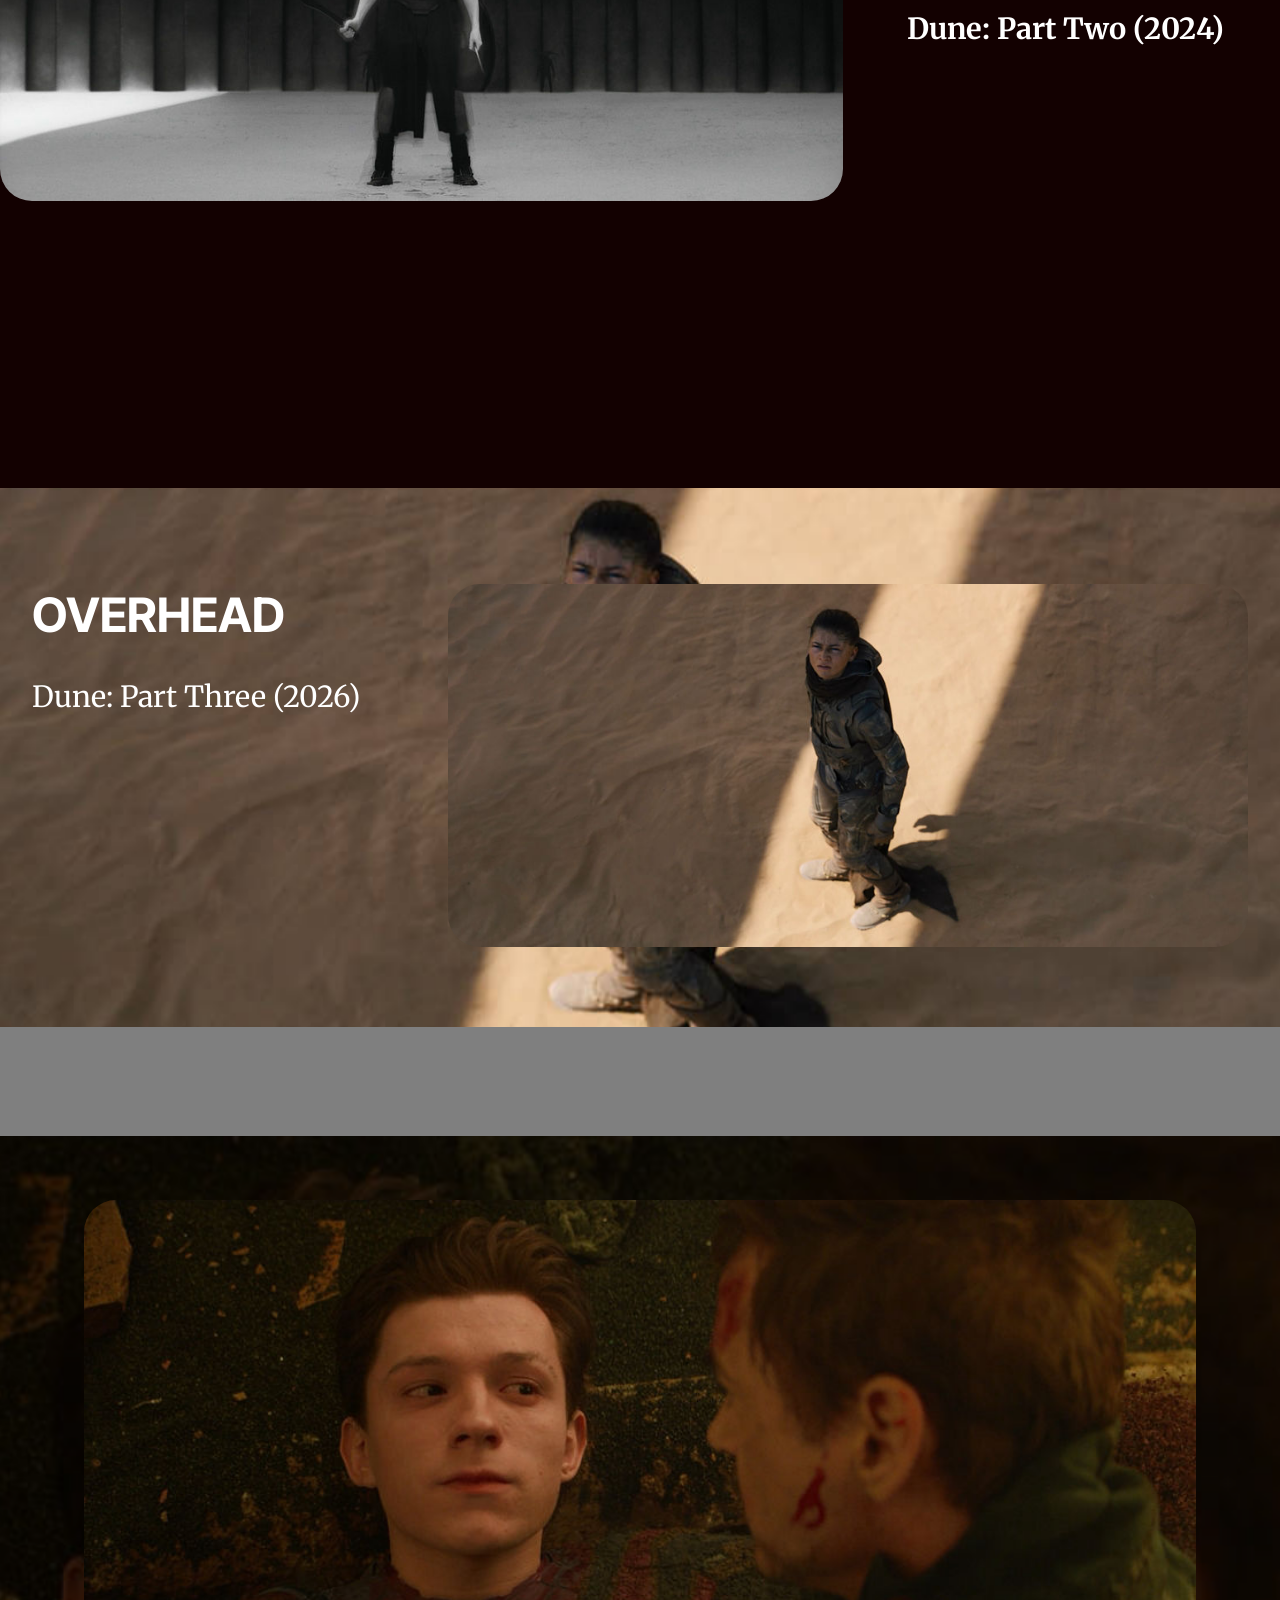
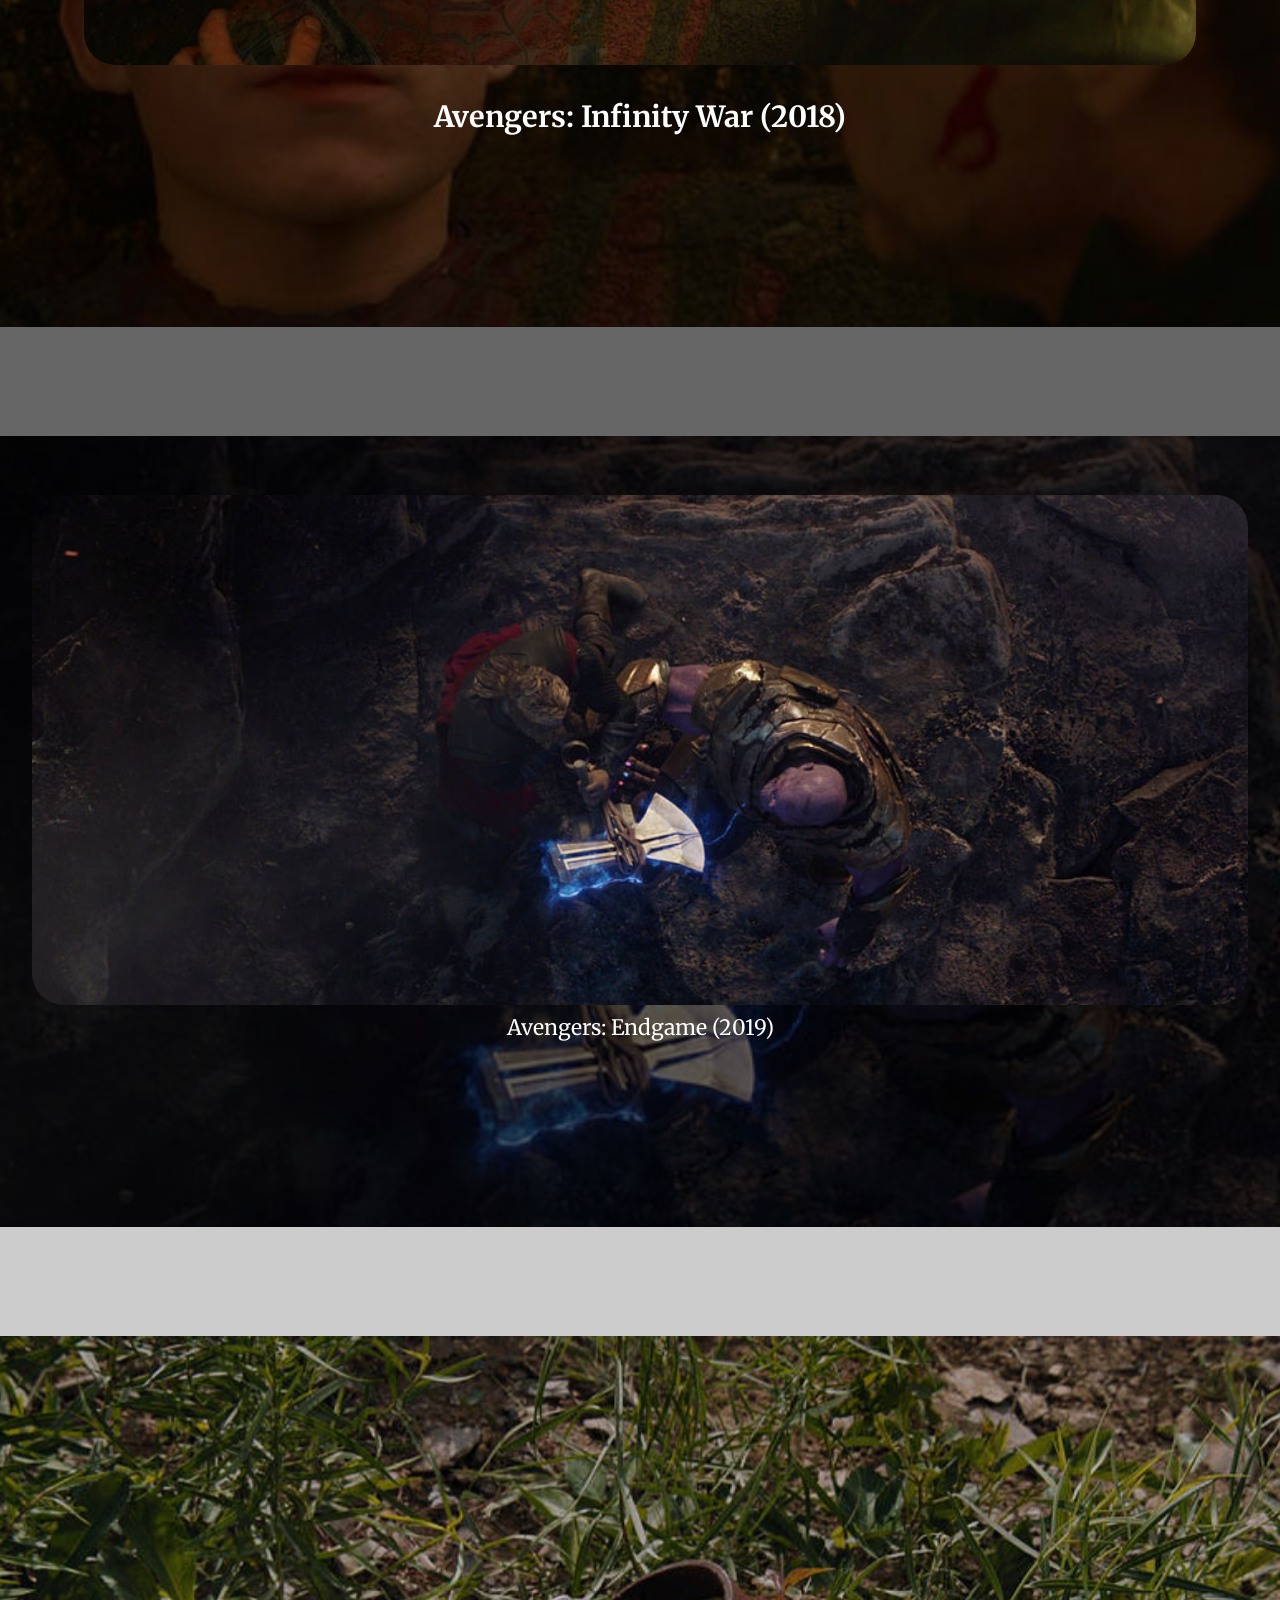
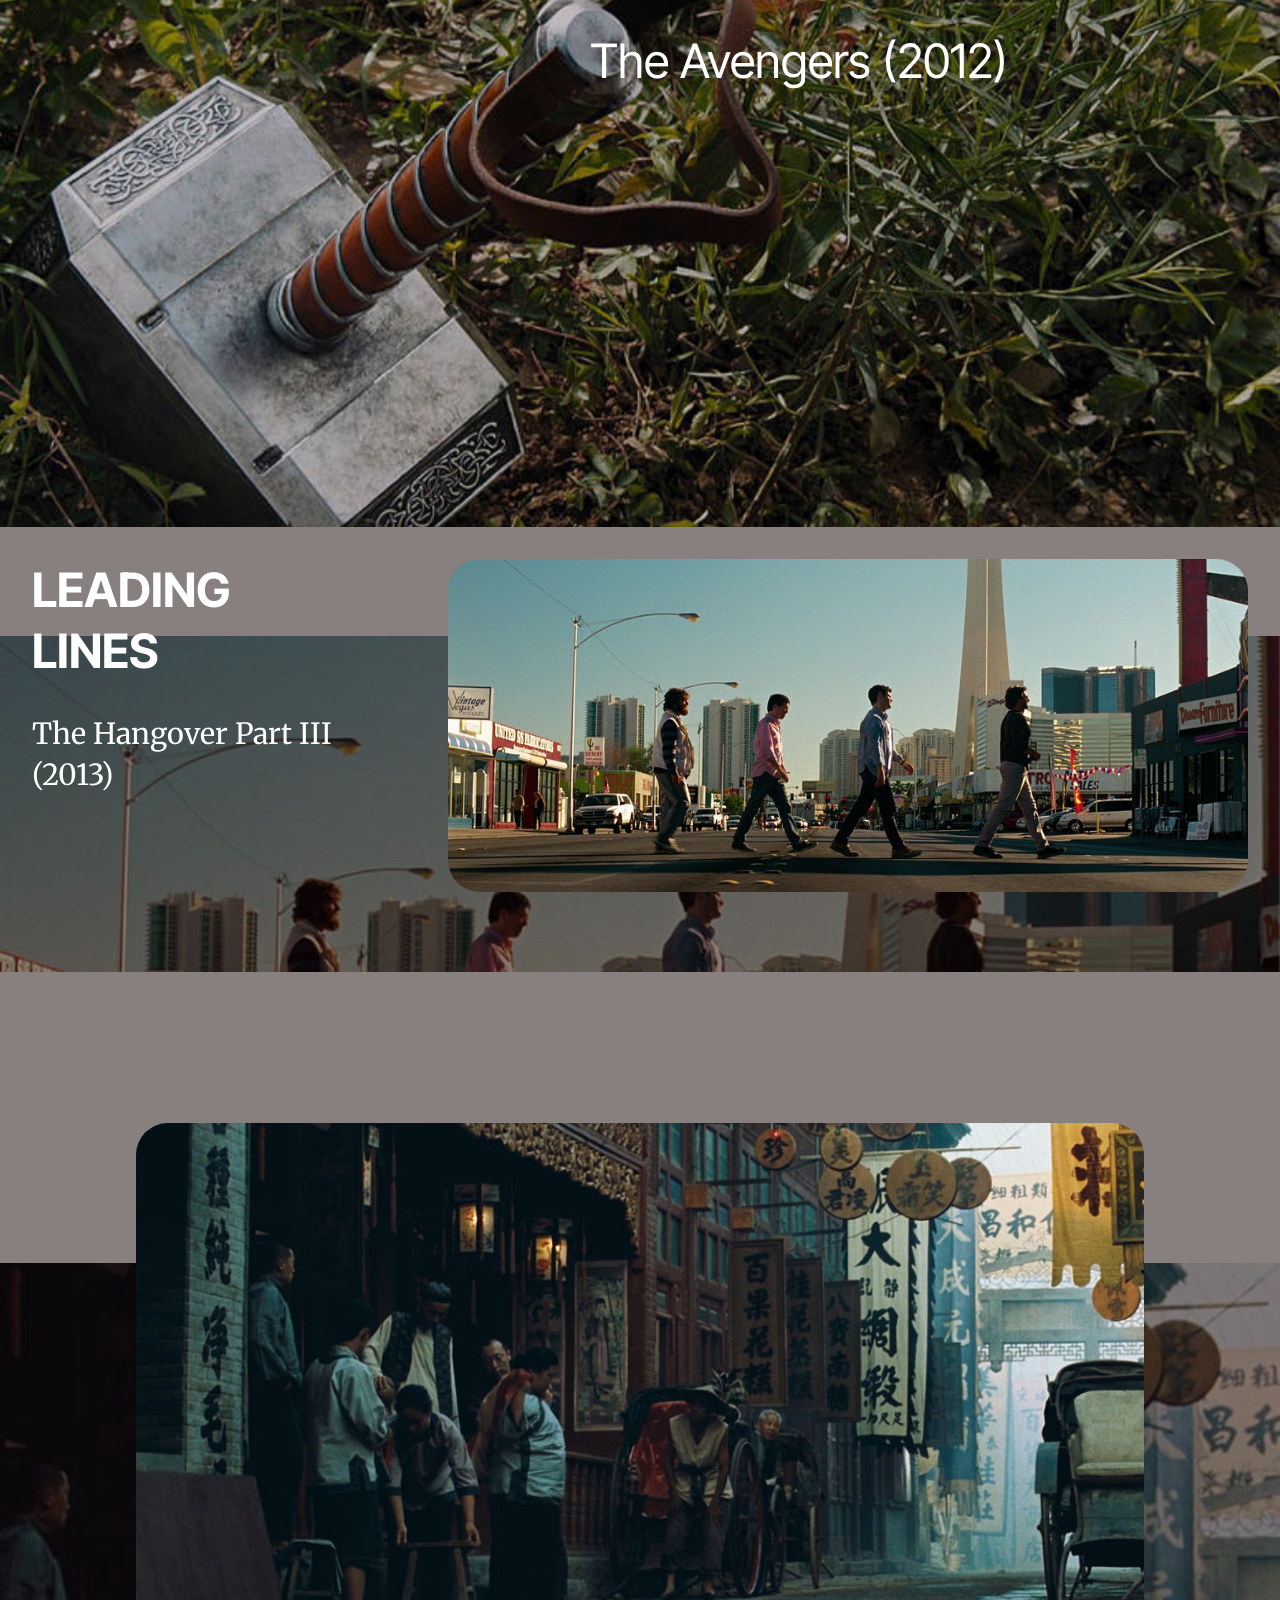
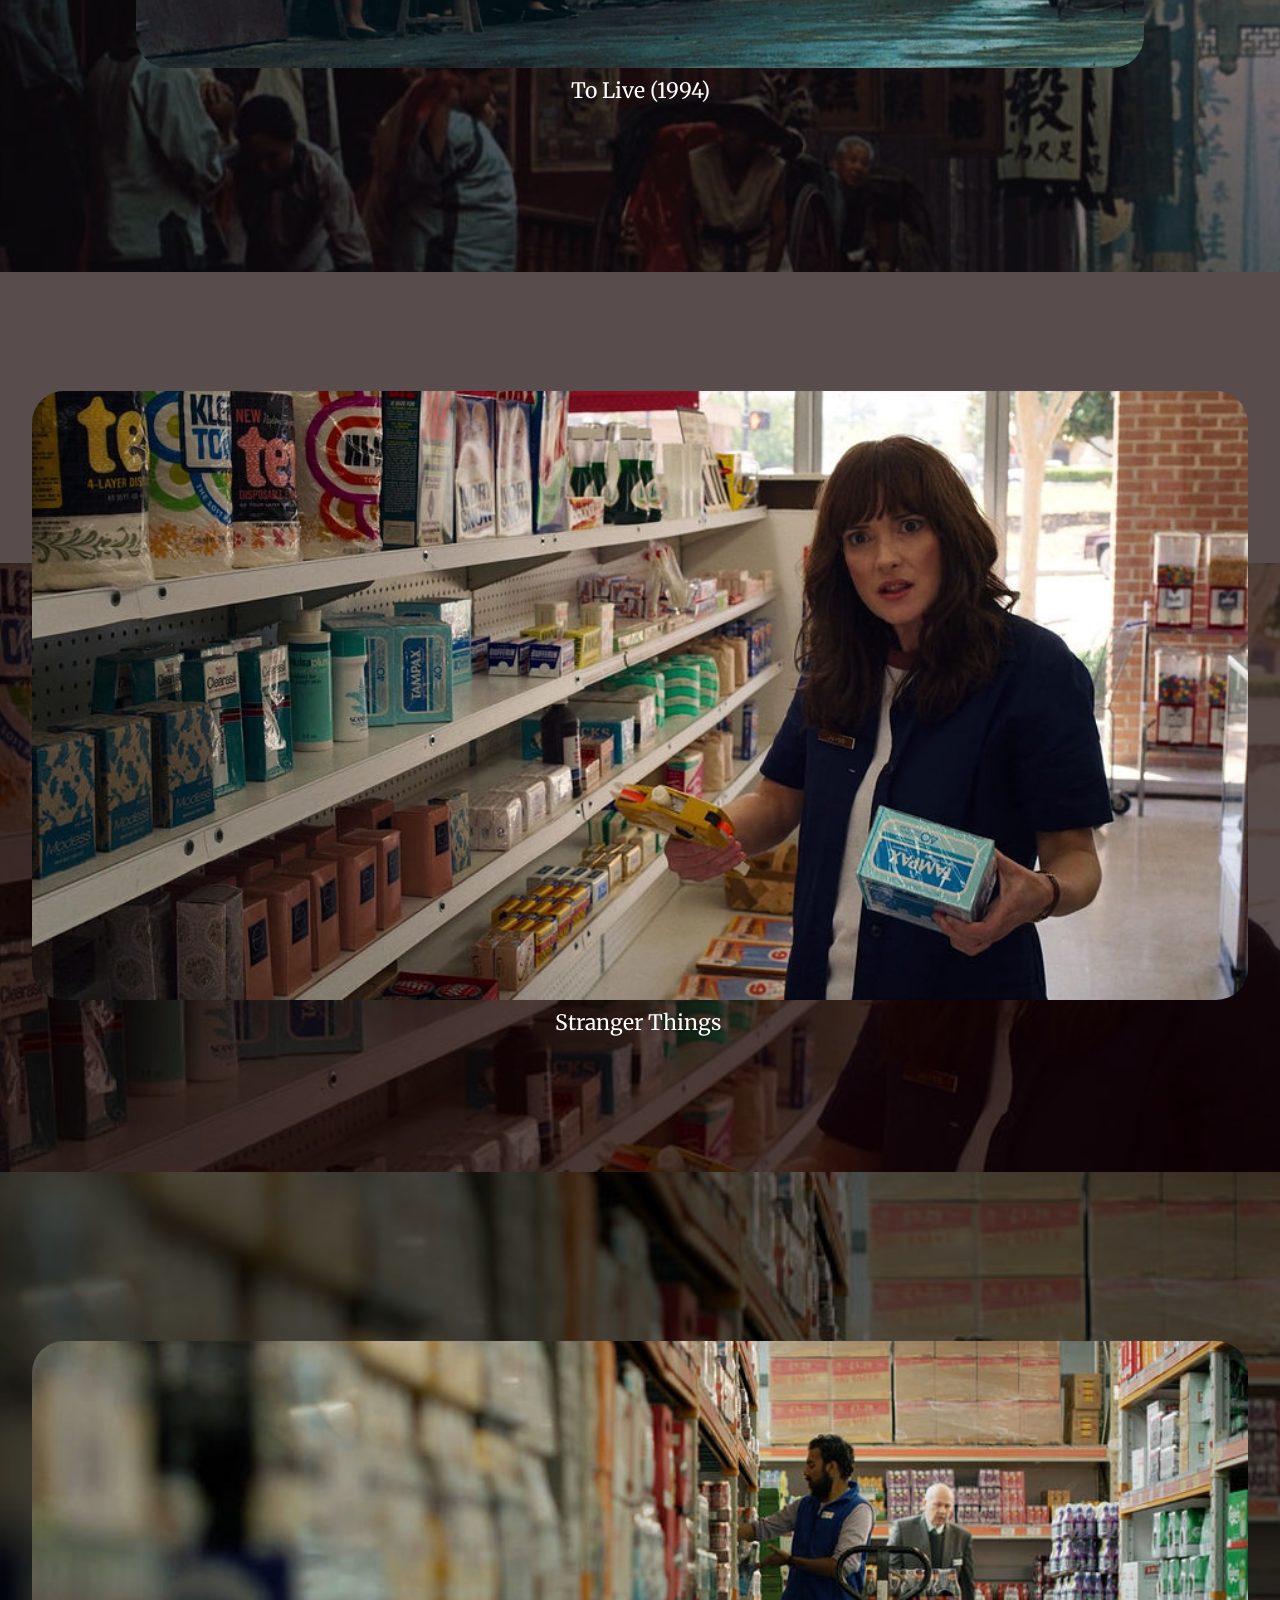
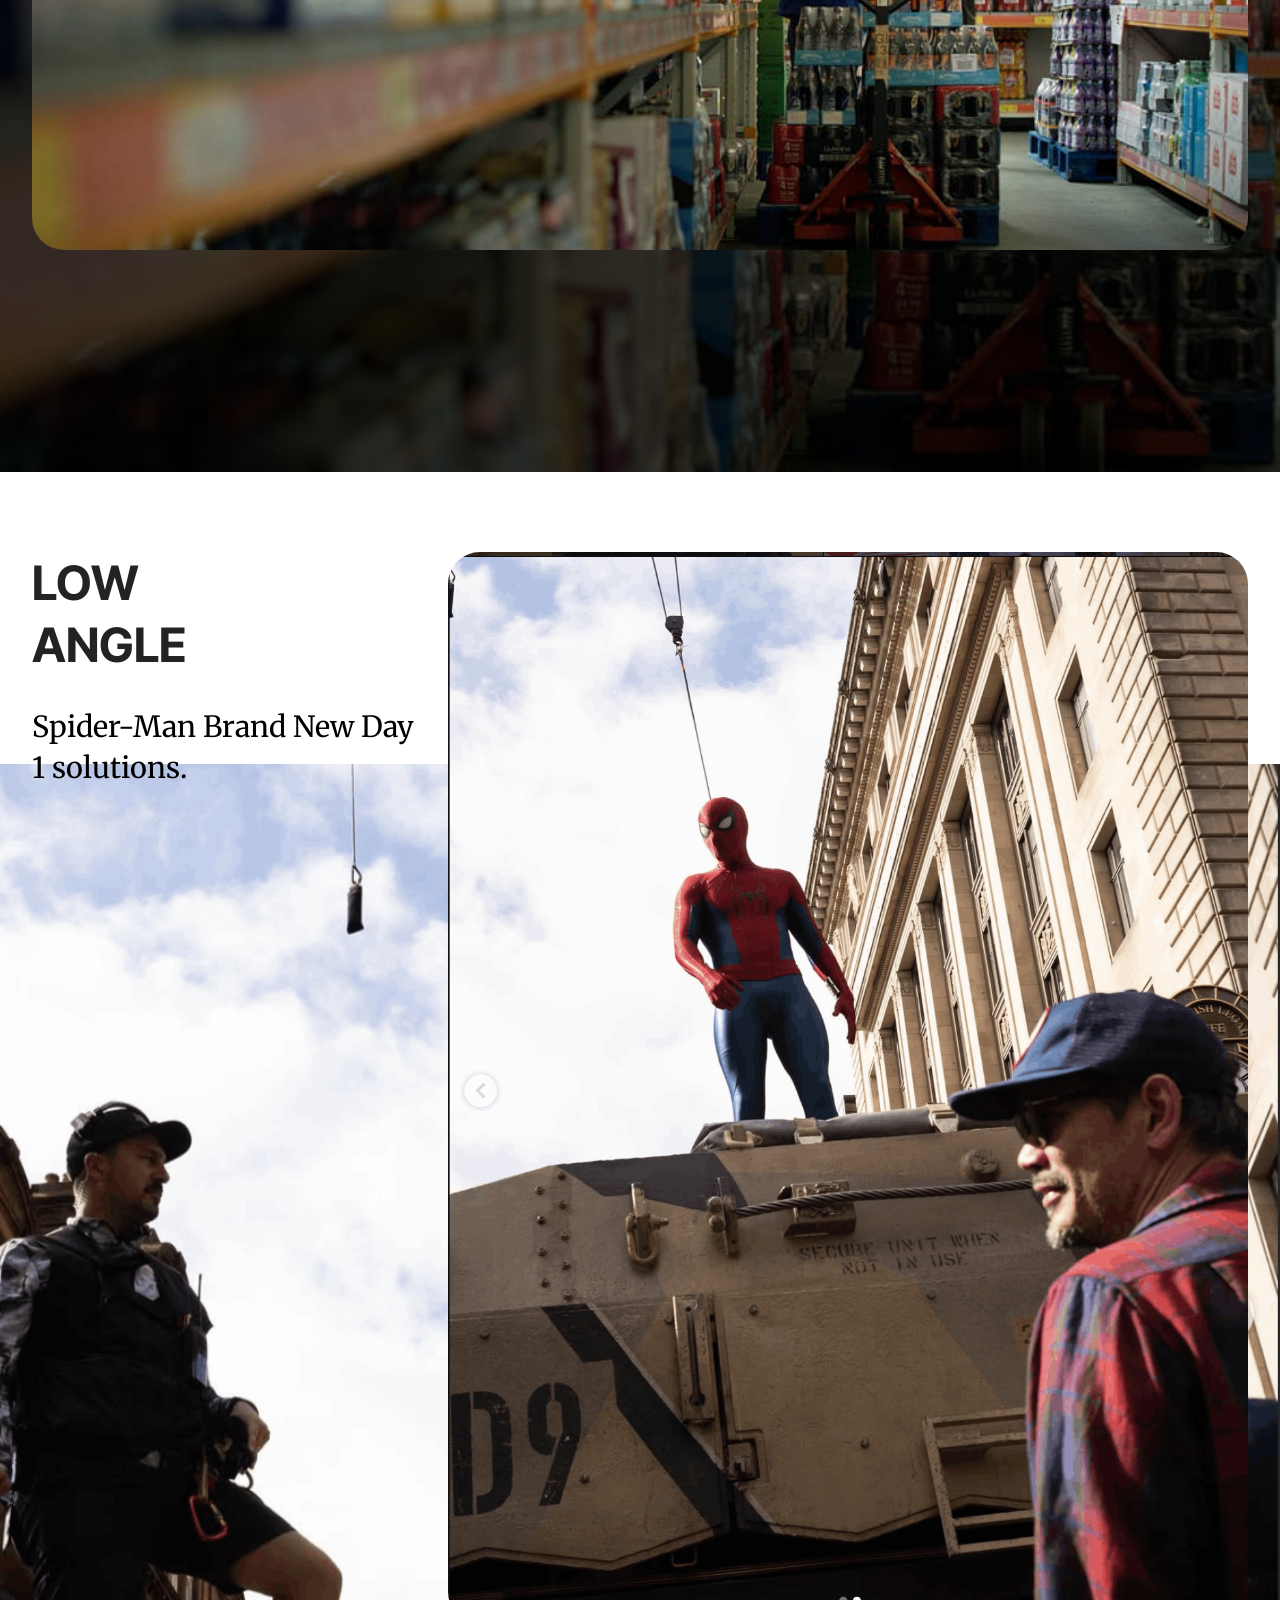
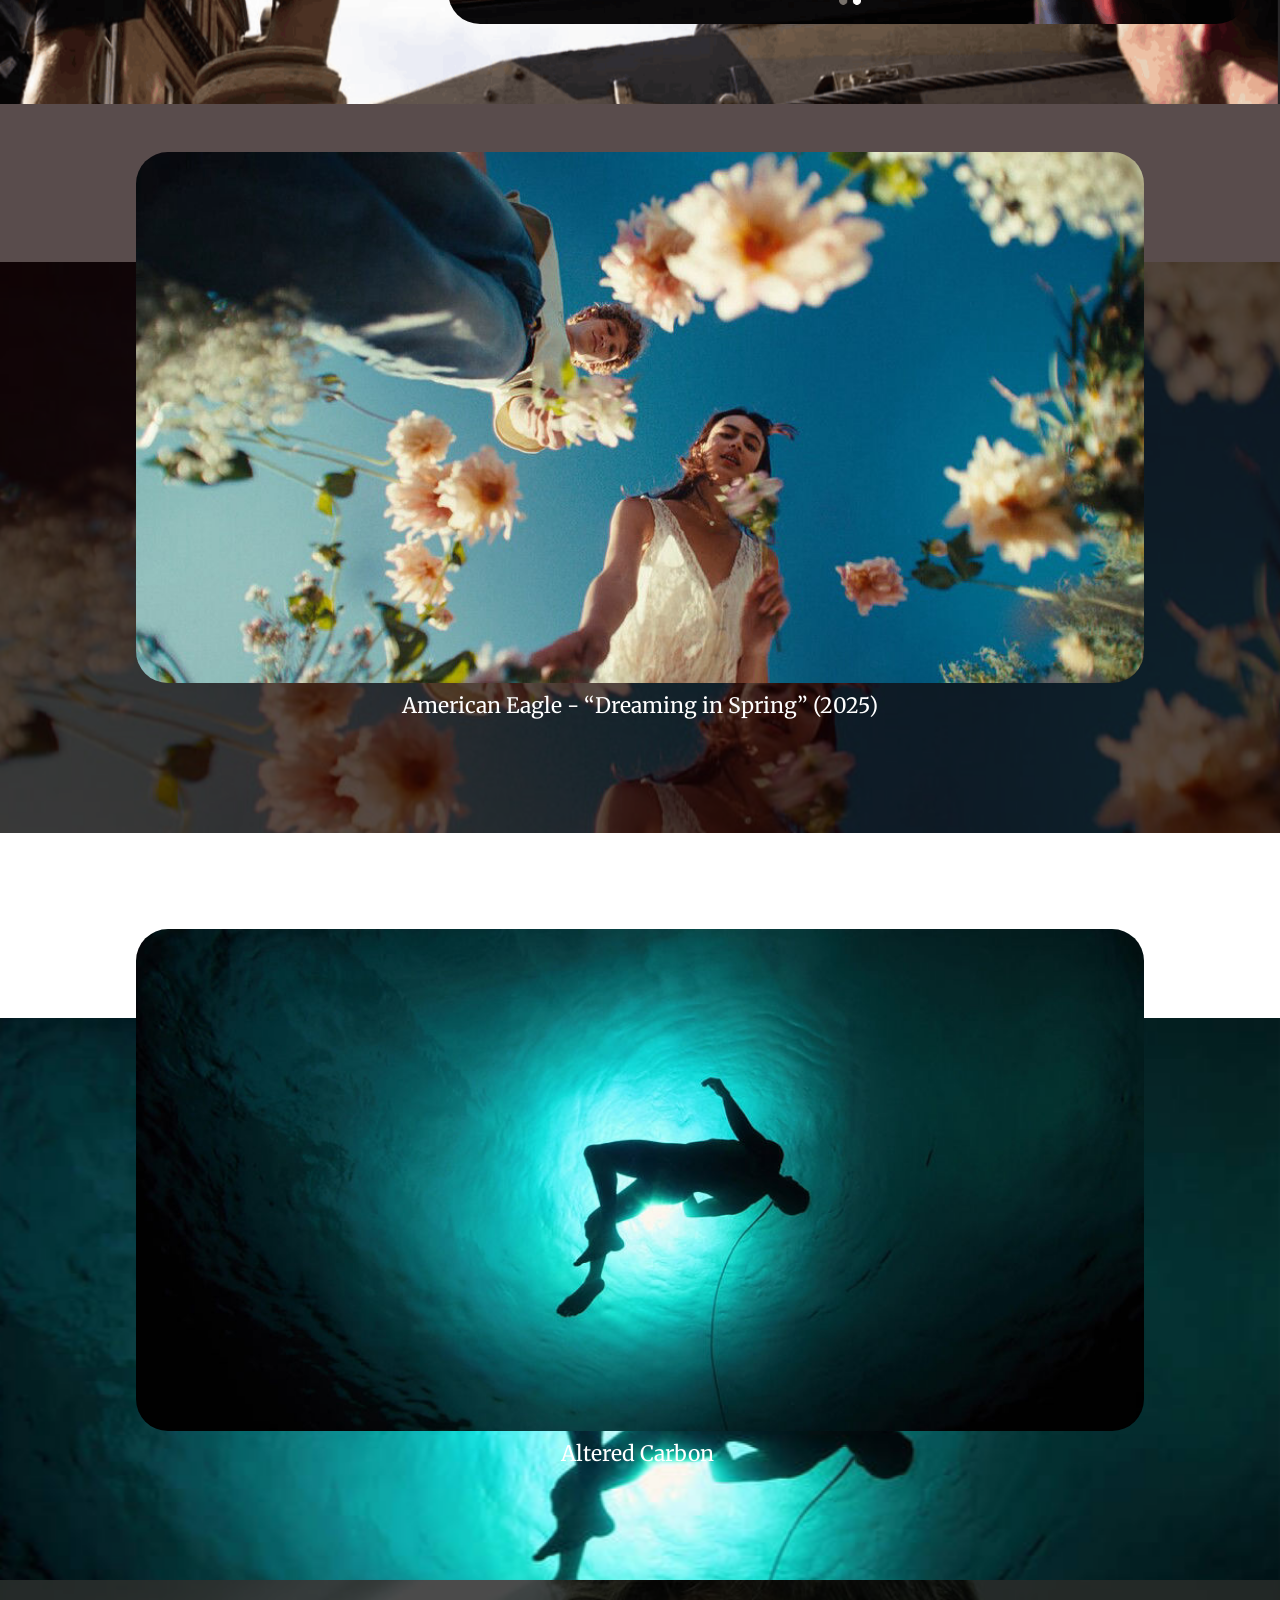
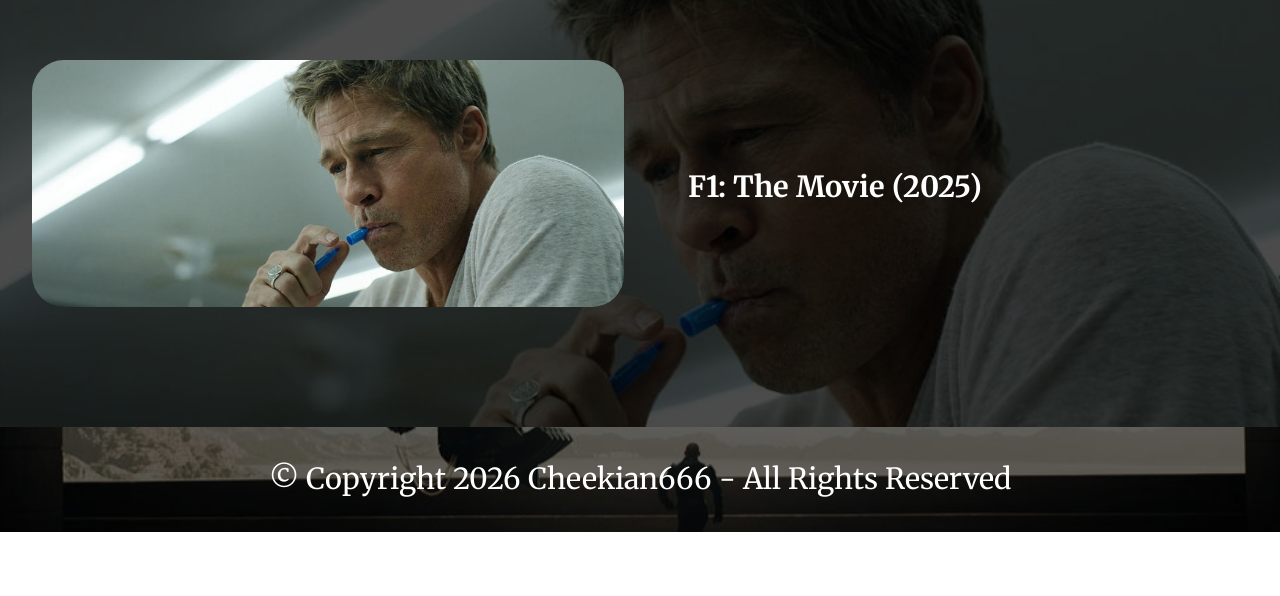
<file: httpsyourname.github.iofilmComposition.html>
<!DOCTYPE html>
<html  >
<head>
  <!-- Site made with Mobirise Website Builder v6.1.12, https://mobirise.com -->
  <meta charset="UTF-8">
  <meta http-equiv="X-UA-Compatible" content="IE=edge">
  <meta name="generator" content="Mobirise v6.1.12, mobirise.com">
  <meta name="viewport" content="width=device-width, initial-scale=1, minimum-scale=1">
  <link rel="shortcut icon" href="assets/images/logo5.png" type="image/x-icon">
  <meta name="description" content="">
  
  
  <title>Page 2</title>
  <link rel="stylesheet" href="assets/bootstrap/css/bootstrap.min.css">
  <link rel="stylesheet" href="assets/parallax/jarallax.css">
  <link rel="stylesheet" href="assets/animatecss/animate.css">
  <link rel="stylesheet" href="assets/theme/css/style.css">
  <link rel="preload" href="https://fonts.googleapis.com/css?family=PT+Serif:400,400i,700,700i&display=swap" as="style" onload="this.onload=null;this.rel='stylesheet'">
  <noscript><link rel="stylesheet" href="https://fonts.googleapis.com/css?family=PT+Serif:400,400i,700,700i&display=swap"></noscript>
  <link rel="preload" href="https://fonts.googleapis.com/css?family=Inter+Tight:100,200,300,400,500,600,700,800,900,100i,200i,300i,400i,500i,600i,700i,800i,900i&display=swap" as="style" onload="this.onload=null;this.rel='stylesheet'">
  <noscript><link rel="stylesheet" href="https://fonts.googleapis.com/css?family=Inter+Tight:100,200,300,400,500,600,700,800,900,100i,200i,300i,400i,500i,600i,700i,800i,900i&display=swap"></noscript>
  <link rel="preload" href="https://fonts.googleapis.com/css?family=Merriweather:300,400,500,600,700,800,900,300i,400i,500i,600i,700i,800i,900i&display=swap" as="style" onload="this.onload=null;this.rel='stylesheet'">
  <noscript><link rel="stylesheet" href="https://fonts.googleapis.com/css?family=Merriweather:300,400,500,600,700,800,900,300i,400i,500i,600i,700i,800i,900i&display=swap"></noscript>
  <link rel="preload" as="style" href="assets/mobirise/css/mbr-additional.css?v=0YkYJO"><link rel="stylesheet" href="assets/mobirise/css/mbr-additional.css?v=0YkYJO" type="text/css">

  
  
  
</head>
<body>
  
  <section data-bs-version="5.1" class="header09 startm5 cid-vgaYCZqSBD mbr-fullscreen" id="header09-1w">	
    
	<div class="mbr-overlay" style="opacity: 0.5; background-color: rgb(19, 1, 1);"></div>
	
	<div class="container-fluid">
		<div class="row">
			<div class="content-wrap col-12 col-md-8">
				<h1 class="mbr-section-title mbr-fonts-style mbr-white mb-4 display-1">
					<strong>Assignment2.0</strong><br><strong><br></strong><strong>构图在线展示练习</strong><strong><br></strong></h1>
				
				<p class="mbr-fonts-style mbr-text mbr-white mb-4 display-7"></p>
				<div class="mbr-section-btn"><a class="btn btn-info display-7" href="httpsyourname.github.iofilmComposition.html#image08-1g">Swipe down</a></div>
			</div>
		</div>
	</div>
</section>

<section data-bs-version="5.1" class="image08 cid-vgaNB5Te6c" id="image08-1g">
  
  
  
  <div class="container-fluid">
    <div class="row justify-content-center">
      <div class="col-lg-4">
        <div class="col-12 col-md-12">
          <h5 class="mbr-section-title mbr-fonts-style mt-0 mb-4 display-2"><strong>SYMMETRICA</strong><strong>L</strong><strong>COMPOSITION</strong></h5>
          <h6 class="mbr-section-subtitle mbr-fonts-style mt-0 mb-4 display-7">Dune: Part Two   (2024)</h6>
          
        </div>
      </div>
      <div class="col-lg-8 side-features">
        <div class="image-wrapper mb-4">
          <img class="w-100" src="assets/images/duic-967x403.jpg" alt="Mobirise Website Builder">
        </div>
      </div>
    </div>
  </div>
</section>

<section data-bs-version="5.1" class="image08 cid-vgaRcGDjaQ" id="image08-1j">
  
  
  
  <div class="container-fluid">
    <div class="row justify-content-center">
      <div class="col-lg-4">
        <div class="col-12 col-md-12">
          <h5 class="mbr-section-title mbr-fonts-style mt-0 mb-4 display-2"></h5>
          <h6 class="mbr-section-subtitle mbr-fonts-style mt-0 mb-4 display-7">Loki - Season 1 - Episode 1   (2021)</h6>
          
        </div>
      </div>
      <div class="col-lg-8 side-features">
        <div class="image-wrapper mb-4">
          <img class="w-100" src="assets/images/duic2-967x404.jpg" alt="Mobirise Website Builder">
        </div>
      </div>
    </div>
  </div>
</section>

<section data-bs-version="5.1" class="image01 cid-vgaRR0nGwL mbr-fullscreen" id="image01-1m">
  

  
  

  <div class="container-fluid">
    <div class="row justify-content-center">
      <div class="col-12 col-lg-9">
        <div class="image-wrapper mb-4">
          <img class="w-100" src="assets/images/duic3-967x405.jpg" alt="Mobirise Website Builder">
        </div>
        <h4 class="mbr-description mbr-fonts-style mb-3 align-center display-5"><strong>Shadow (2018)</strong></h4>
        
      </div>
    </div>
  </div>
</section>

<section data-bs-version="5.1" class="image1 cid-vgaYiQh9X4 mbr-fullscreen" id="image1-1v">
    

    
    

    <div>
        <div class="row align-items-center">
            <div class="col-12 col-lg-8">
                <div class="image-wrapper">
                    <img src="assets/images/duic44-967x403.jpg" alt="Mobirise Website Builder">
                    <p class="mbr-description mbr-fonts-style pt-2 align-center display-4"></p>
                </div>
            </div>
            <div class="col-12 col-lg-4">
                <div class="text-wrapper">
                    <h3 class="mbr-section-title mbr-fonts-style mb-3 display-5"><strong>Dune: Part Two (2024)</strong></h3>
                    <p class="mbr-text mbr-fonts-style display-7"></p>
                </div>
            </div>
        </div>
    </div>
</section>

<section data-bs-version="5.1" class="image08 cid-vgaVd91wdb mbr-parallax-background" id="image08-1p">
  
  
  
  <div class="container-fluid">
    <div class="row justify-content-center">
      <div class="col-lg-4">
        <div class="col-12 col-md-12">
          <h5 class="mbr-section-title mbr-fonts-style mt-0 mb-4 display-2"><strong>OVERHEAD</strong></h5>
          <h6 class="mbr-section-subtitle mbr-fonts-style mt-0 mb-4 display-7">Dune: Part Three (2026)</h6>
          
        </div>
      </div>
      <div class="col-lg-8 side-features">
        <div class="image-wrapper mb-4">
          <img class="w-100" src="assets/images/over3-967x439.jpg" alt="Mobirise Website Builder">
        </div>
      </div>
    </div>
  </div>
</section>

<section data-bs-version="5.1" class="image01 cid-vgaVSxAznV mbr-fullscreen mbr-parallax-background" id="image01-1r">
  

  
  <div class="mbr-overlay" style="opacity: 0.5; background-color: rgb(0, 0, 0);"></div>

  <div class="container">
    <div class="row justify-content-center">
      <div class="col-12 col-lg-11">
        <div class="image-wrapper mb-4">
          <img class="w-100" src="assets/images/over4-967x405.jpg" alt="Mobirise Website Builder">
        </div>
        <h4 class="mbr-description mbr-fonts-style mb-3 align-center display-5"><strong>Avengers: Infinity War   (2018)</strong></h4>
        
      </div>
    </div>
  </div>
</section>

<section data-bs-version="5.1" class="image3 cid-vgaZBhgksK mbr-fullscreen mbr-parallax-background" id="image3-1z">
    

    
    <div class="mbr-overlay" style="opacity: 0.6; background-color: rgb(0, 0, 0);">
    </div>

    <div class="container">
        <div class="row justify-content-center">
            <div class="col-12 col-lg-12">
                <div class="image-wrapper">
                    <img src="assets/images/overhead555-967x405.jpg" alt="Mobirise Website Builder">
                    <p class="mbr-description mbr-fonts-style mt-2 align-center display-4">
                        Avengers: Endgame   (2019)</p>
                </div>
            </div>
        </div>
    </div>
</section>

<section data-bs-version="5.1" class="header09 startm5 cid-vggjeUgE91 mbr-fullscreen mbr-parallax-background" id="header09-2d">	
    
	<div class="mbr-overlay" style="opacity: 0.2; background-color: rgb(0, 0, 0);"></div>
	
	<div class="container-fluid">
		<div class="row">
			<div class="content-wrap col-12 col-md-8">
				
				<h2 class="mbr-section-title mbr-fonts-style mbr-white mb-4 display-2">The Avengers (2012)</h2>
				
				
			</div>
		</div>
	</div>
</section>

<section data-bs-version="5.1" class="image08 cid-vgb1aPk7AG mbr-parallax-background" id="image08-21">
  
  
  <div class="mbr-overlay" style="opacity: 0.5; background-color: rgb(19, 1, 1);"></div>
  <div class="container-fluid">
    <div class="row justify-content-center">
      <div class="col-lg-4">
        <div class="col-12 col-md-12">
          <h5 class="mbr-section-title mbr-fonts-style mt-0 mb-4 display-2"><strong>LEADING</strong><br><strong>LINES</strong></h5>
          <h6 class="mbr-section-subtitle mbr-fonts-style mt-0 mb-4 display-7">The Hangover Part III   (2013)</h6>
          
        </div>
      </div>
      <div class="col-lg-8 side-features">
        <div class="image-wrapper mb-4">
          <img class="w-100" src="assets/images/leading2-967x403.jpg" alt="Mobirise Website Builder">
        </div>
      </div>
    </div>
  </div>
</section>

<section data-bs-version="5.1" class="image3 cid-vgb4Y07GY1 mbr-fullscreen mbr-parallax-background" id="image3-23">
    

    
    <div class="mbr-overlay" style="opacity: 0.5; background-color: rgb(19, 1, 1);">
    </div>

    <div class="container">
        <div class="row justify-content-center">
            <div class="col-12 col-lg-10">
                <div class="image-wrapper">
                    <img src="assets/images/leading3-967x523.jpg" alt="Mobirise Website Builder">
                    <p class="mbr-description mbr-fonts-style mt-2 align-center display-4">To Live   (1994)</p>
                </div>
            </div>
        </div>
    </div>
</section>

<section data-bs-version="5.1" class="image3 cid-vgb5Qm9Sga mbr-fullscreen mbr-parallax-background" id="image3-24">
    

    
    <div class="mbr-overlay" style="opacity: 0.7; background-color: rgb(19, 1, 1);">
    </div>

    <div class="container-fluid">
        <div class="row justify-content-center">
            <div class="col-12 col-lg-12">
                <div class="image-wrapper">
                    <img src="assets/images/leading4-967x484.jpg" alt="Mobirise Website Builder">
                    <p class="mbr-description mbr-fonts-style mt-2 align-center display-4">
                        Stranger Things&nbsp;</p>
                </div>
            </div>
        </div>
    </div>
</section>

<section data-bs-version="5.1" class="image3 cid-vggjQ3EBxk mbr-fullscreen" id="image3-2e">
    

    
    <div class="mbr-overlay" style="opacity: 0.6; background-color: rgb(0, 0, 0);">
    </div>

    <div class="container">
        <div class="row justify-content-center">
            <div class="col-12 col-lg-12">
                <div class="image-wrapper">
                    <img src="assets/images/leading620-967x405.jpg" alt="Mobirise Website Builder">
                    <p class="mbr-description mbr-fonts-style mt-2 align-center display-4">The Avengers (2012)</p>
                </div>
            </div>
        </div>
    </div>
</section>

<section data-bs-version="5.1" class="image08 cid-vgb6YWzorB mbr-parallax-background" id="image08-26">
  
  
  
  <div class="container">
    <div class="row justify-content-center">
      <div class="col-lg-4">
        <div class="col-12 col-md-12">
          <h5 class="mbr-section-title mbr-fonts-style mt-0 mb-4 display-2"><strong>LOW</strong><br><strong>ANGLE</strong></h5>
          <h6 class="mbr-section-subtitle mbr-fonts-style mt-0 mb-4 display-7">Spider-Man Brand New Day 1 solutions.</h6>
          
        </div>
      </div>
      <div class="col-lg-8 side-features">
        <div class="image-wrapper mb-4">
          <img class="w-100" src="assets/images/screenshot202026-04-0820at202.33.13e280afpm-1172x1570.png" alt="Mobirise Website Builder">
        </div>
      </div>
    </div>
  </div>
</section>

<section data-bs-version="5.1" class="image3 cid-vgbabZvDHI mbr-parallax-background" id="image3-27">
    

    
    <div class="mbr-overlay" style="opacity: 0.7; background-color: rgb(19, 1, 1);">
    </div>

    <div class="container">
        <div class="row justify-content-center">
            <div class="col-12 col-lg-10">
                <div class="image-wrapper">
                    <img src="assets/images/low-967x510.jpg" alt="Mobirise Website Builder">
                    <p class="mbr-description mbr-fonts-style mt-2 align-center display-4">
                        American Eagle - “Dreaming in Spring”   (2025)</p>
                </div>
            </div>
        </div>
    </div>
</section>

<section data-bs-version="5.1" class="image3 cid-vgbaMFdgzv mbr-parallax-background" id="image3-28">
    

    
    <div class="mbr-overlay" style="opacity: 0; background-color: rgb(19, 1, 1);">
    </div>

    <div class="container-fluid">
        <div class="row justify-content-center">
            <div class="col-12 col-lg-10">
                <div class="image-wrapper">
                    <img src="assets/images/low3-967x481.jpg" alt="Mobirise Website Builder">
                    <p class="mbr-description mbr-fonts-style mt-2 align-center display-4">
                        Altered Carbon&nbsp;</p>
                </div>
            </div>
        </div>
    </div>
</section>

<section data-bs-version="5.1" class="image1 cid-vgbbAIbM29" id="image1-29">
    

    
    <div class="mbr-overlay" style="opacity: 0.7; background-color: rgb(0, 0, 0);">
    </div>

    <div class="container">
        <div class="row align-items-center">
            <div class="col-12 col-lg-6">
                <div class="image-wrapper">
                    <img src="assets/images/low99-967x403.jpg" alt="Mobirise Website Builder">
                    <p class="mbr-description mbr-fonts-style pt-2 align-center display-4"></p>
                </div>
            </div>
            <div class="col-12 col-lg">
                <div class="text-wrapper">
                    <h3 class="mbr-section-title mbr-fonts-style mb-3 display-5"><strong>F1: The Movie   (2025)</strong></h3>
                    <p class="mbr-text mbr-fonts-style display-7"></p>
                </div>
            </div>
        </div>
    </div>
</section>

<section data-bs-version="5.1" class="footer4 cid-vgg6cP1SNp mbr-parallax-background" once="footers" id="footer04-2c">

    

    <div class="mbr-overlay" style="opacity: 0.6; background-color: rgb(0, 0, 0);"></div>

    <div class="container">
        <div class="media-container-row align-center mbr-white">
            <div class="col-12">
                <p class="mbr-text mb-0 mbr-fonts-style display-7">
                    © Copyright 2026 Cheekian666 - All Rights Reserved
                </p>
            </div>
        </div>
    </div>
</section><section class="display-7" style="padding: 0;align-items: center;justify-content: center;flex-wrap: wrap;    align-content: center;display: flex;position: relative;height: 4rem;"><a href="https://mobiri.se/4654927" style="flex: 1 1;height: 4rem;position: absolute;width: 100%;z-index: 1;"><img alt="" style="height: 4rem;" src="[data-uri]"></a><p style="margin: 0;text-align: center;" class="display-7">&#8204;</p><a style="z-index:1" href="https://mobirise.com/builder/ai-website-creator.html">AI Website Creator</a></section><script src="assets/bootstrap/js/bootstrap.bundle.min.js"></script>  <script src="assets/parallax/jarallax.js"></script>  <script src="assets/smoothscroll/smooth-scroll.js"></script>  <script src="assets/ytplayer/index.js"></script>  <script src="assets/theme/js/script.js"></script>  
  
  
  <input name="animation" type="hidden">
  </body>
</html>
</file>
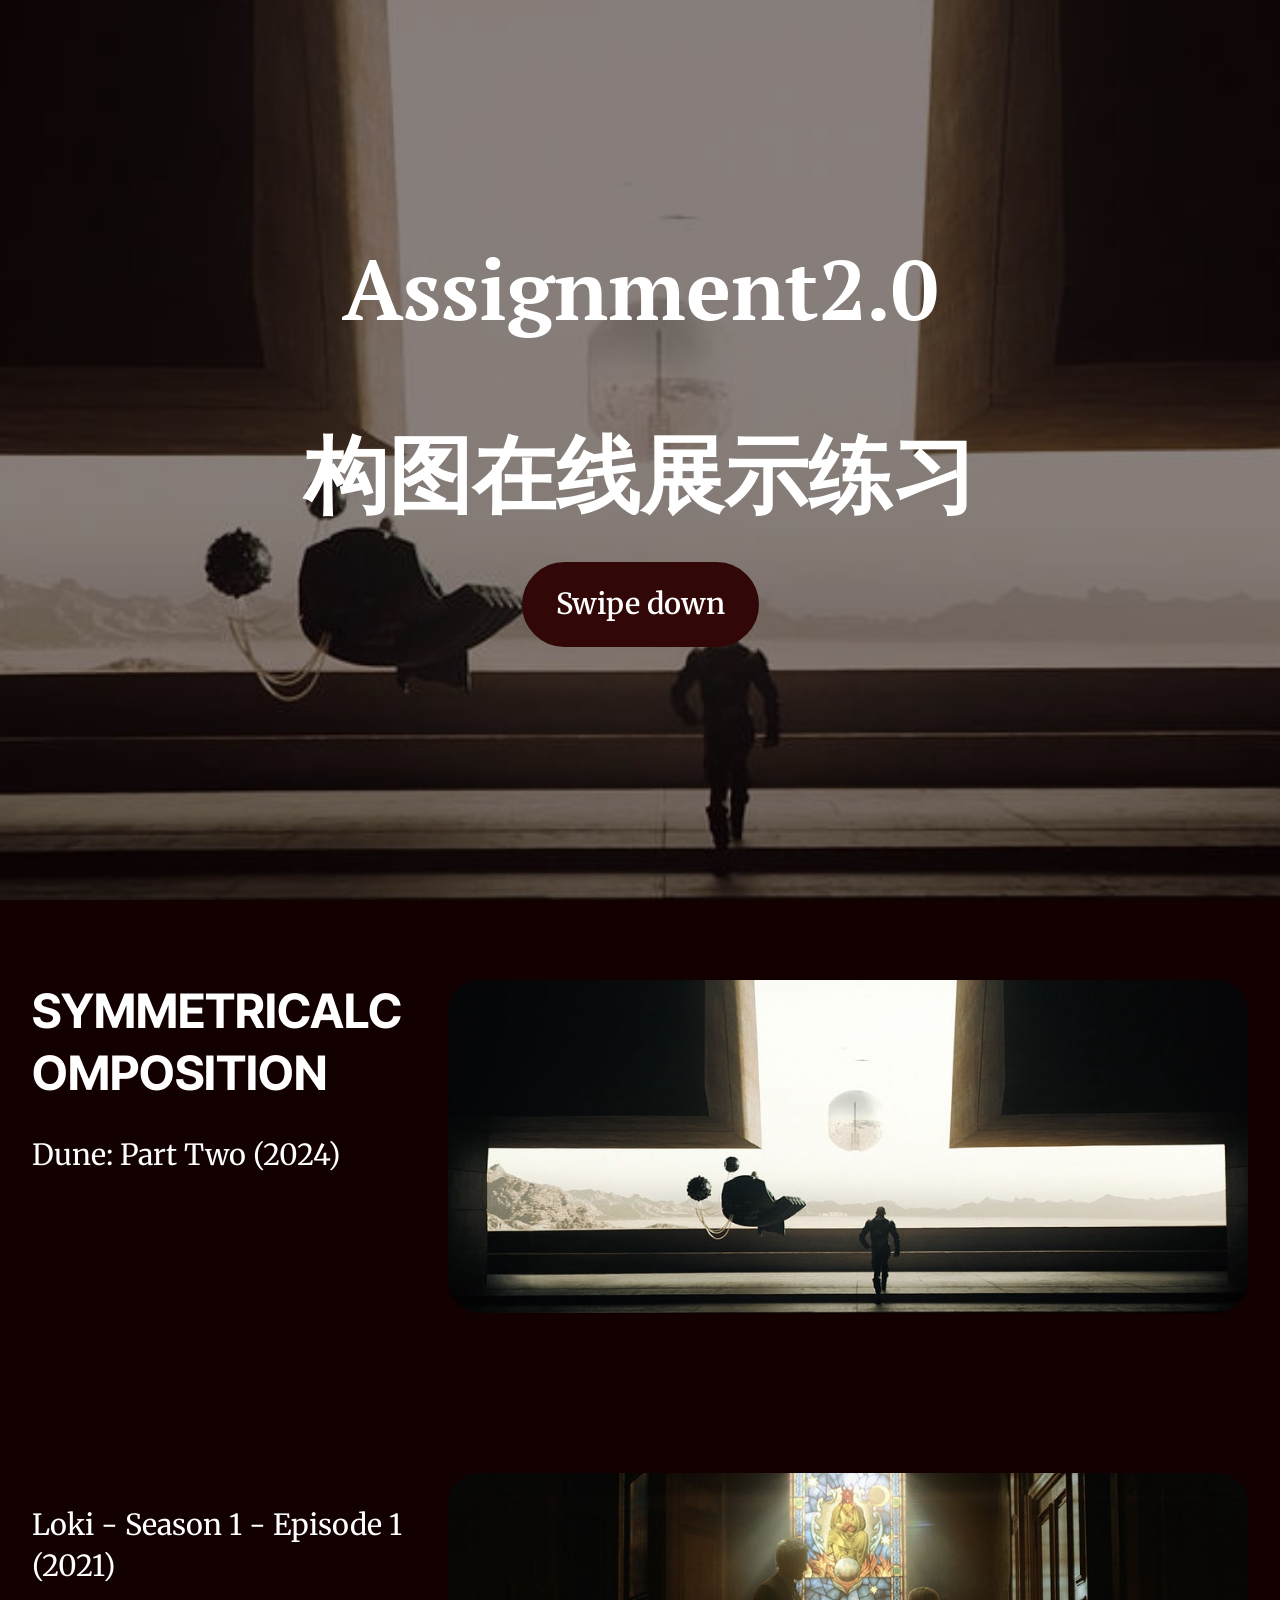
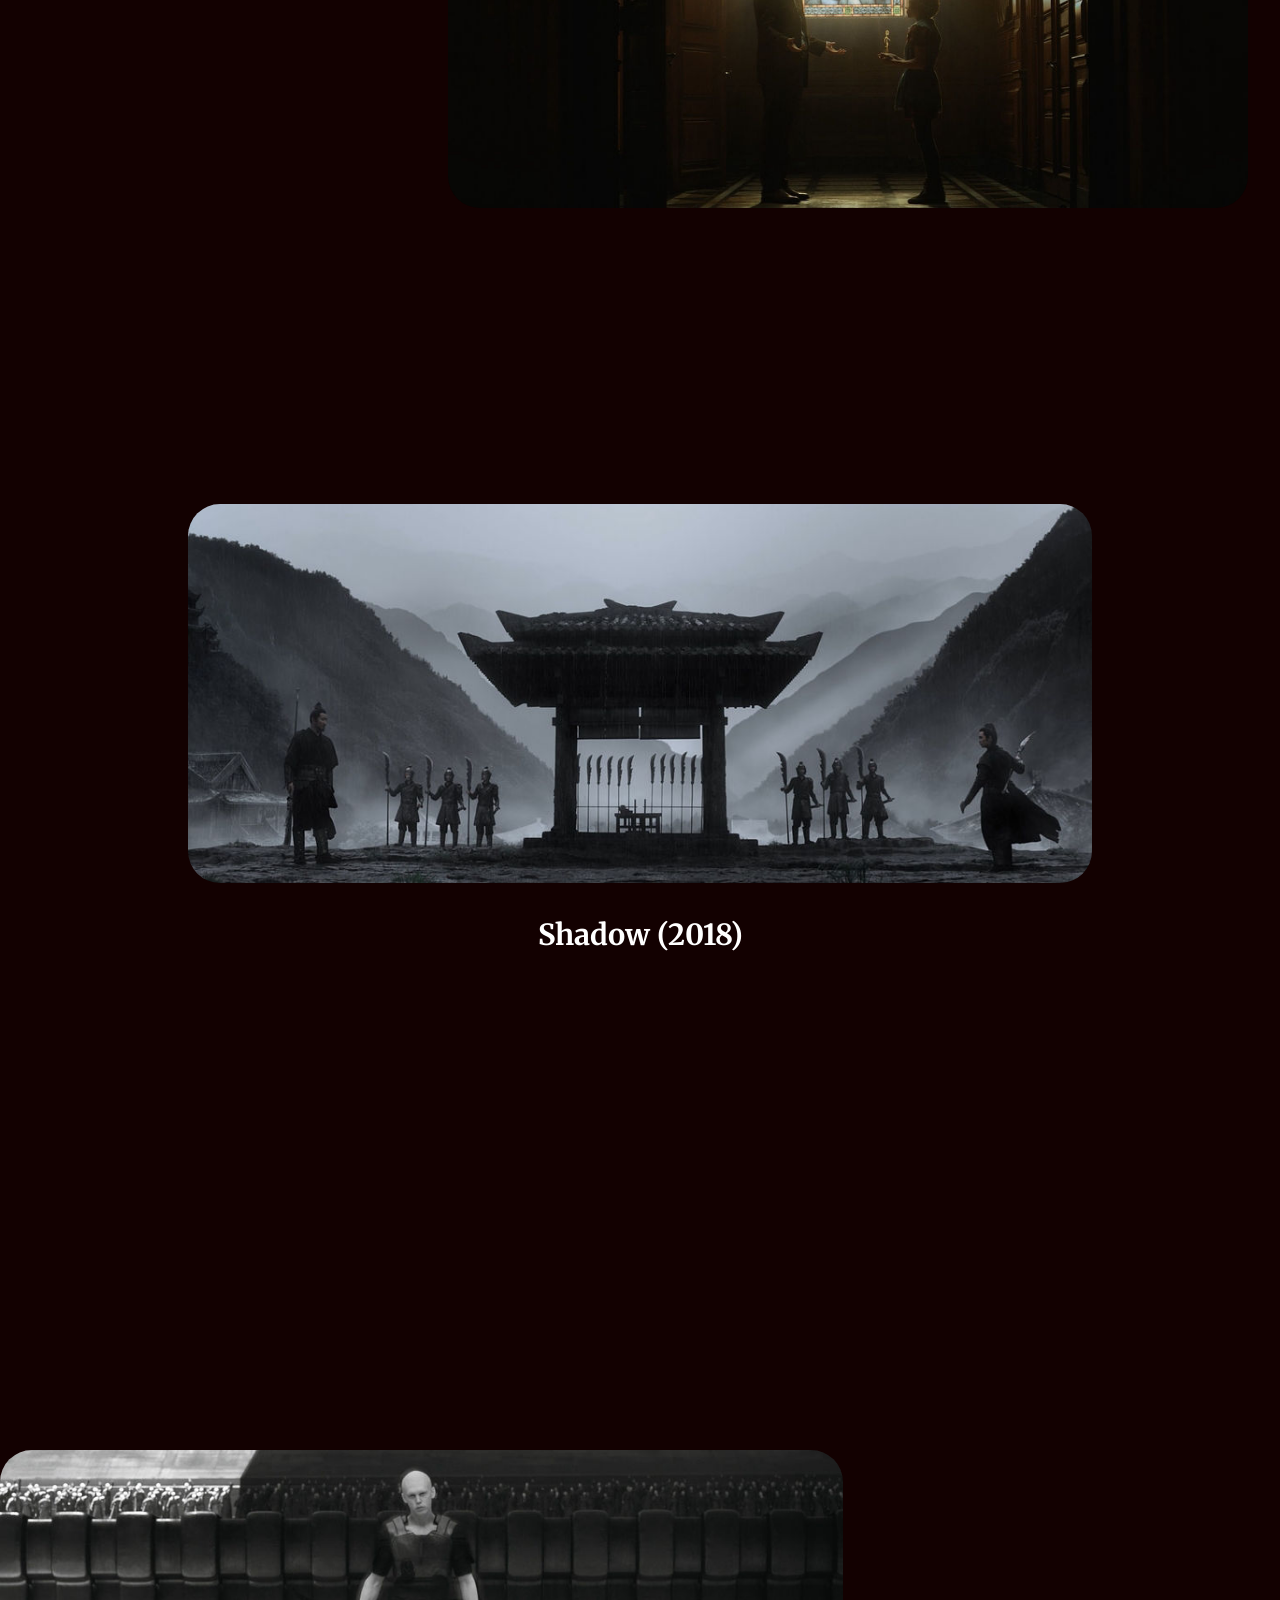
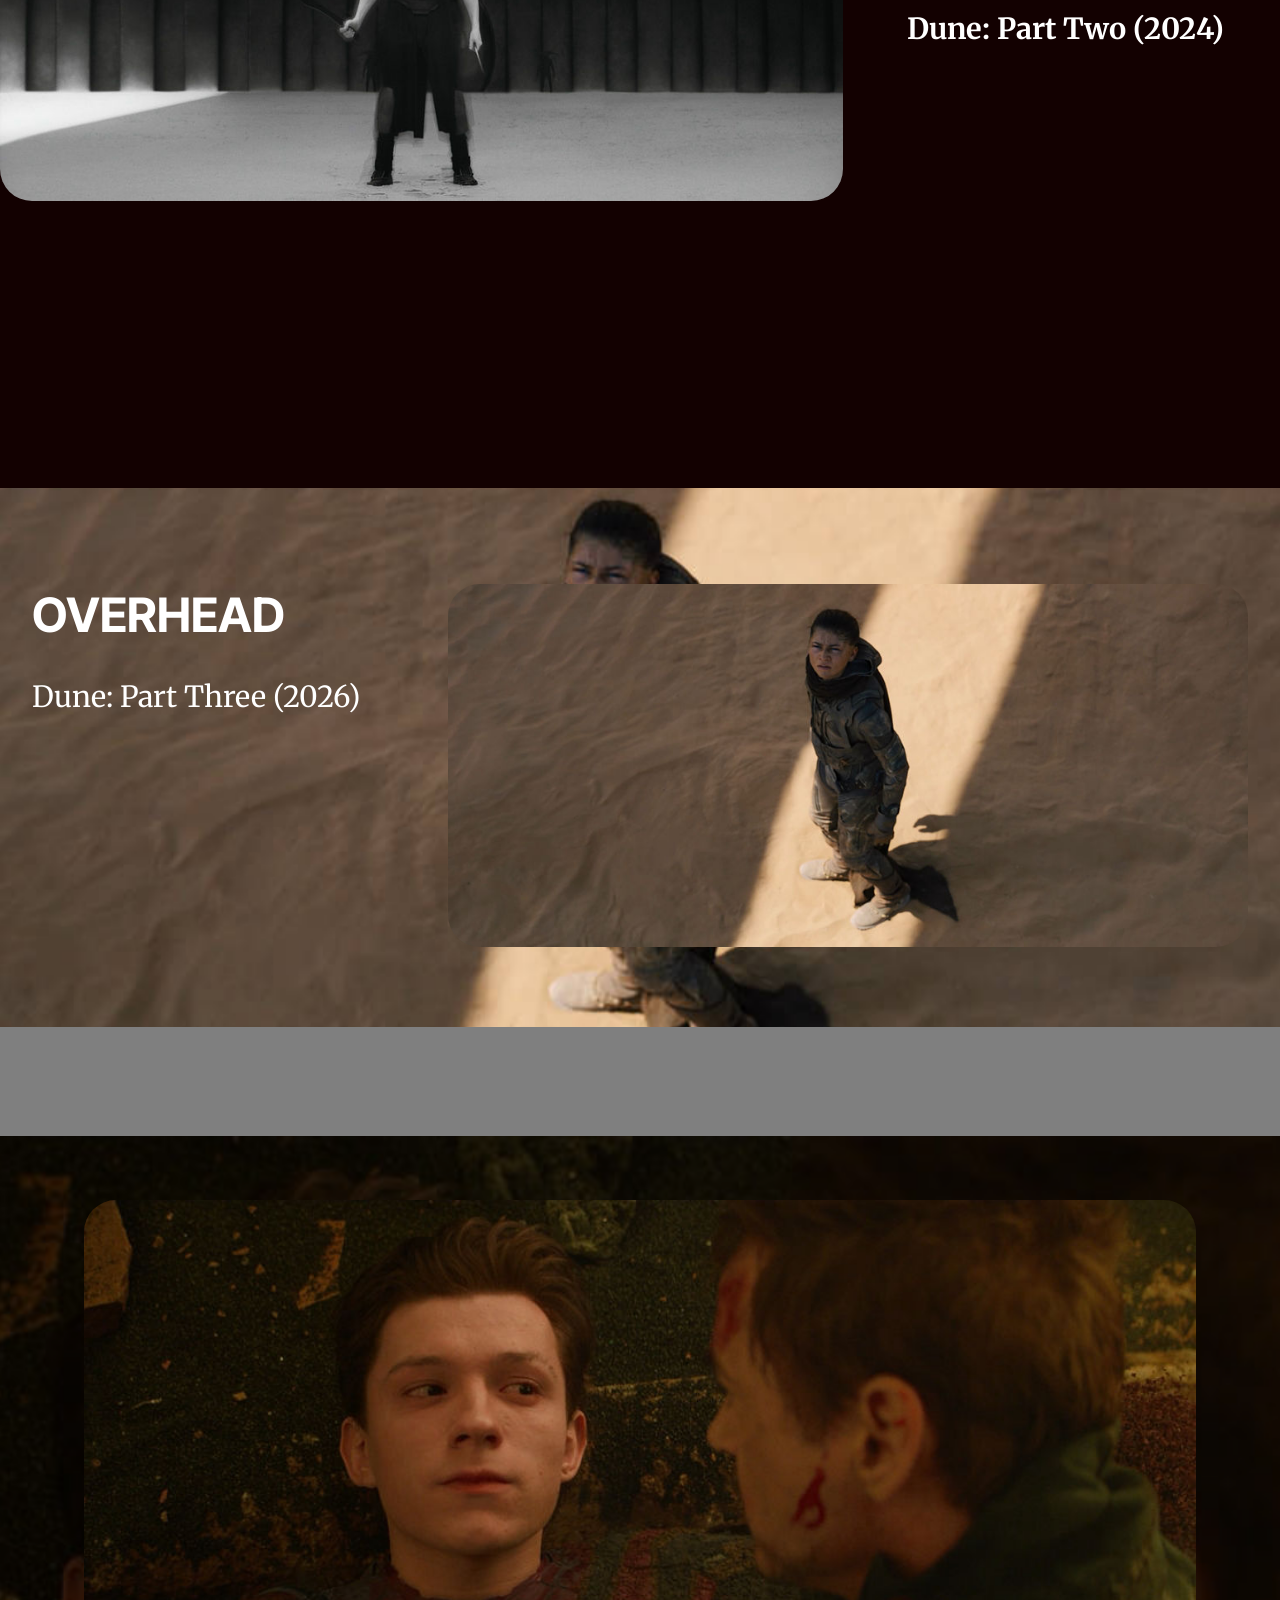
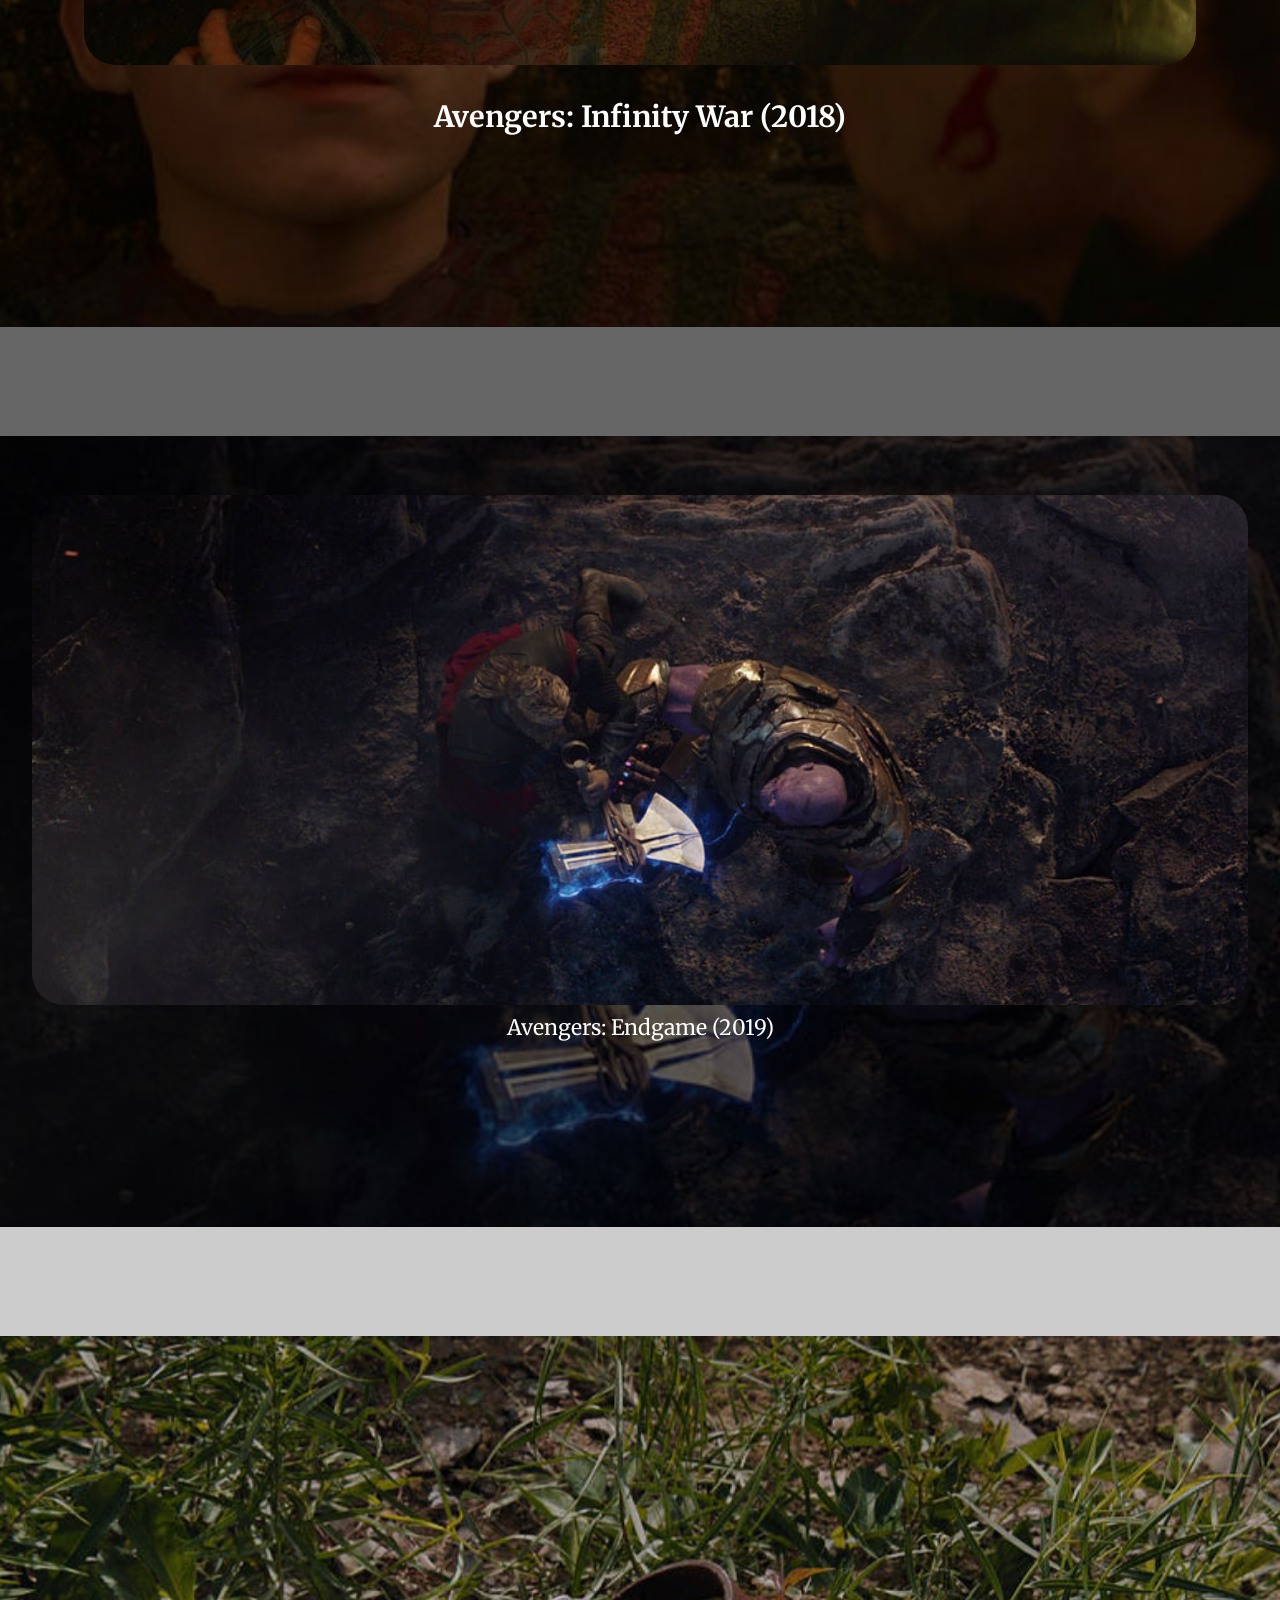
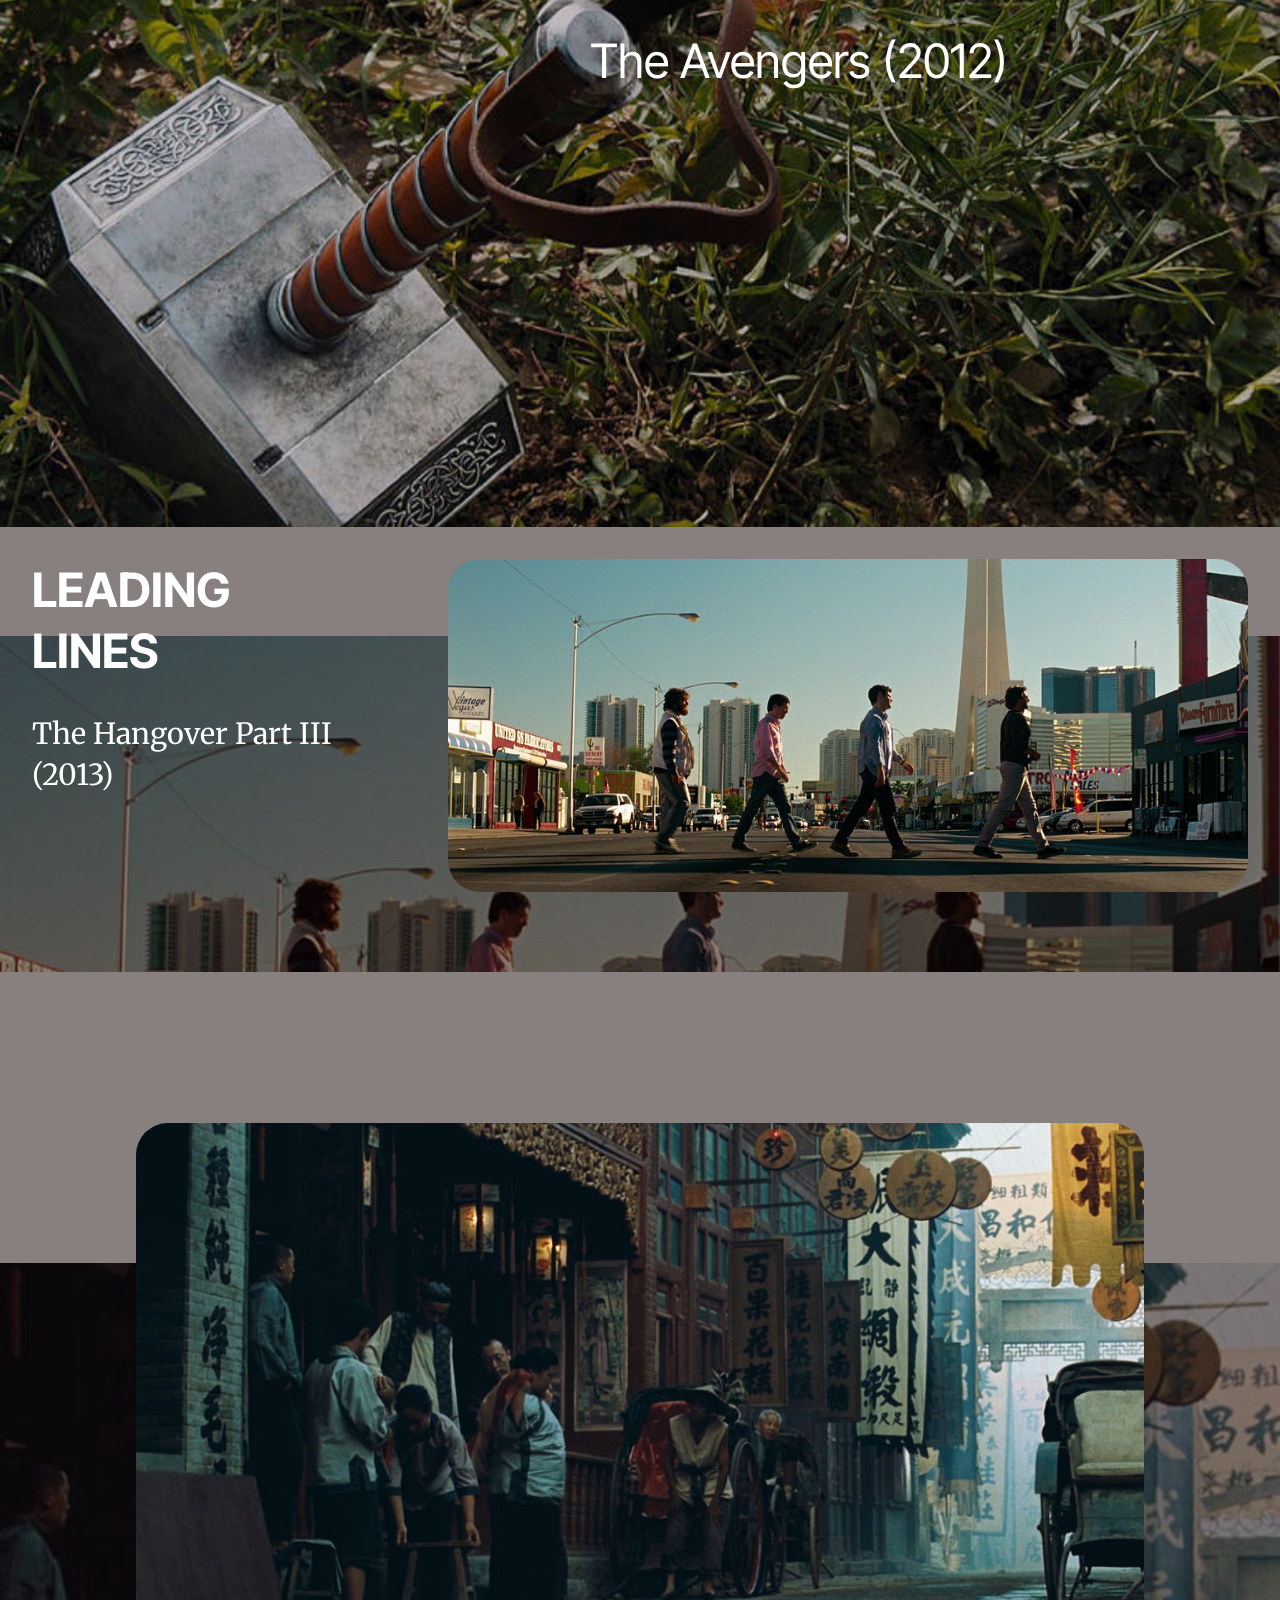
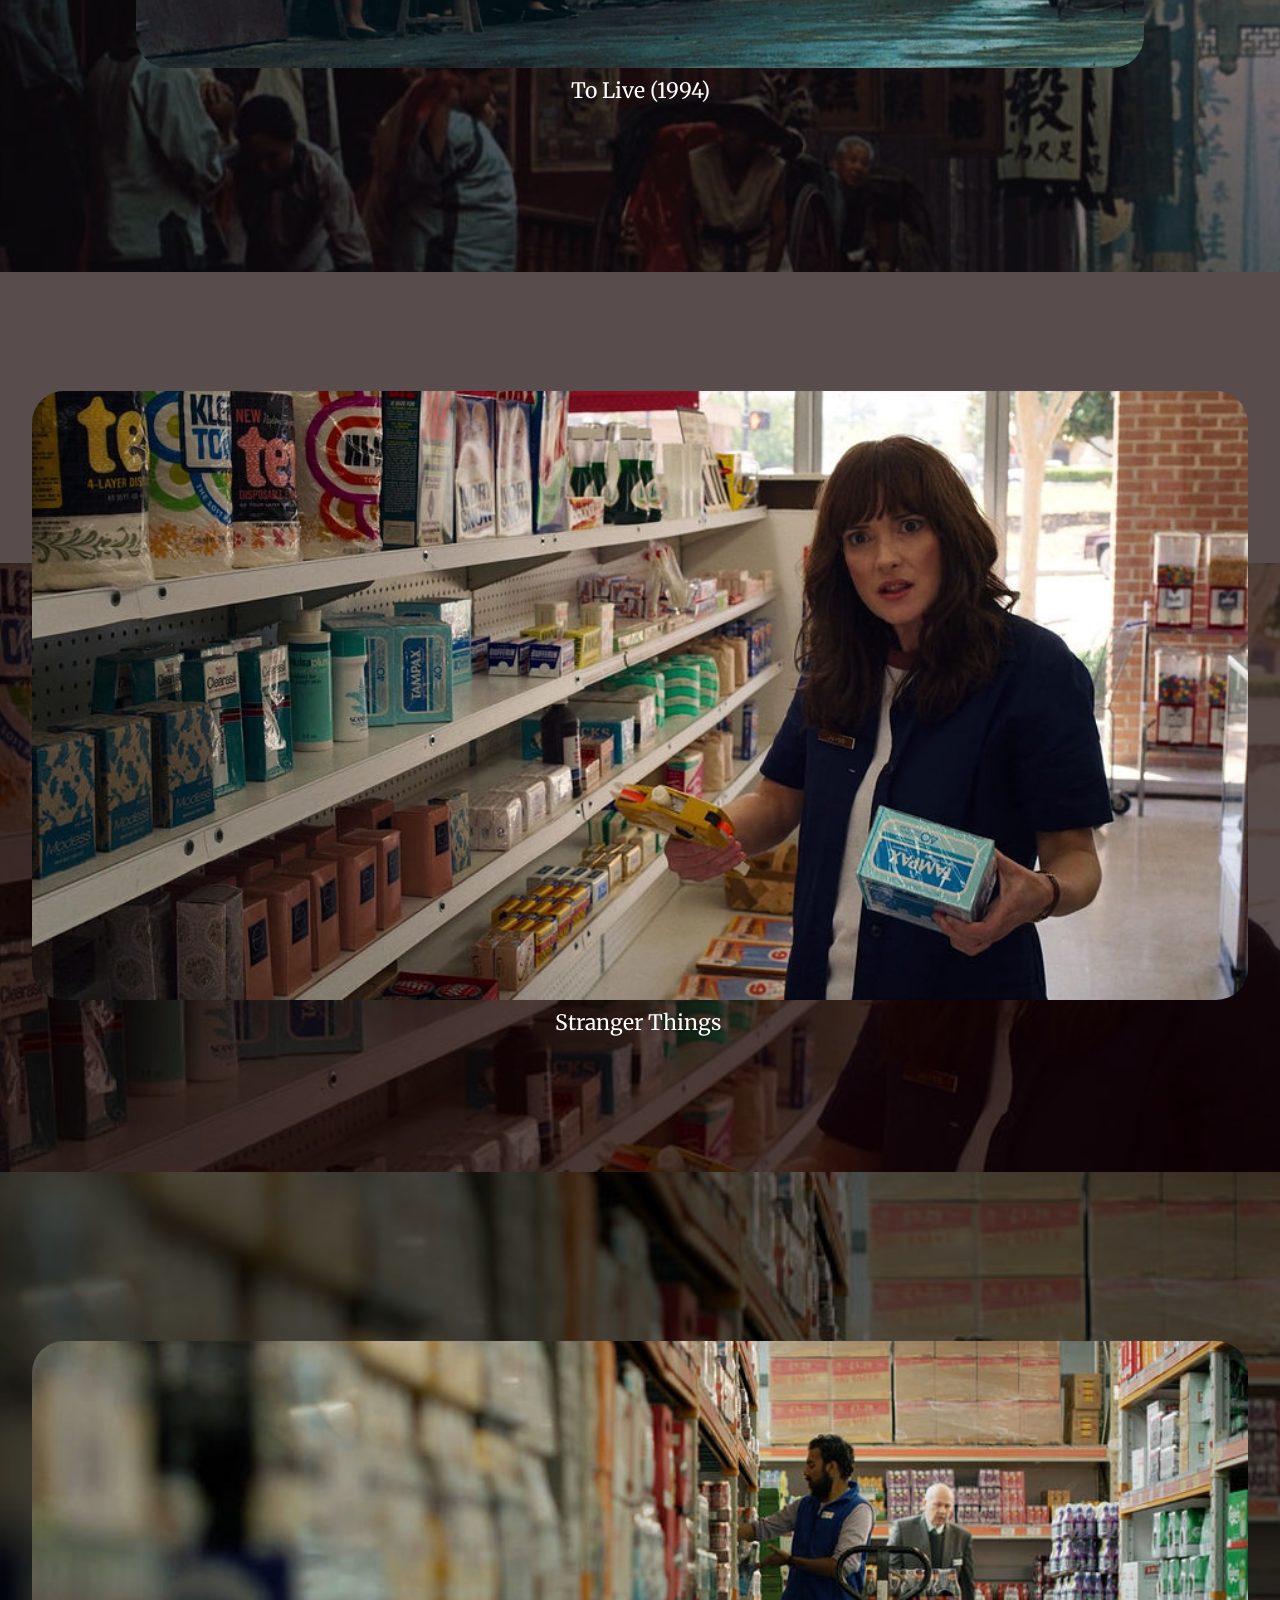
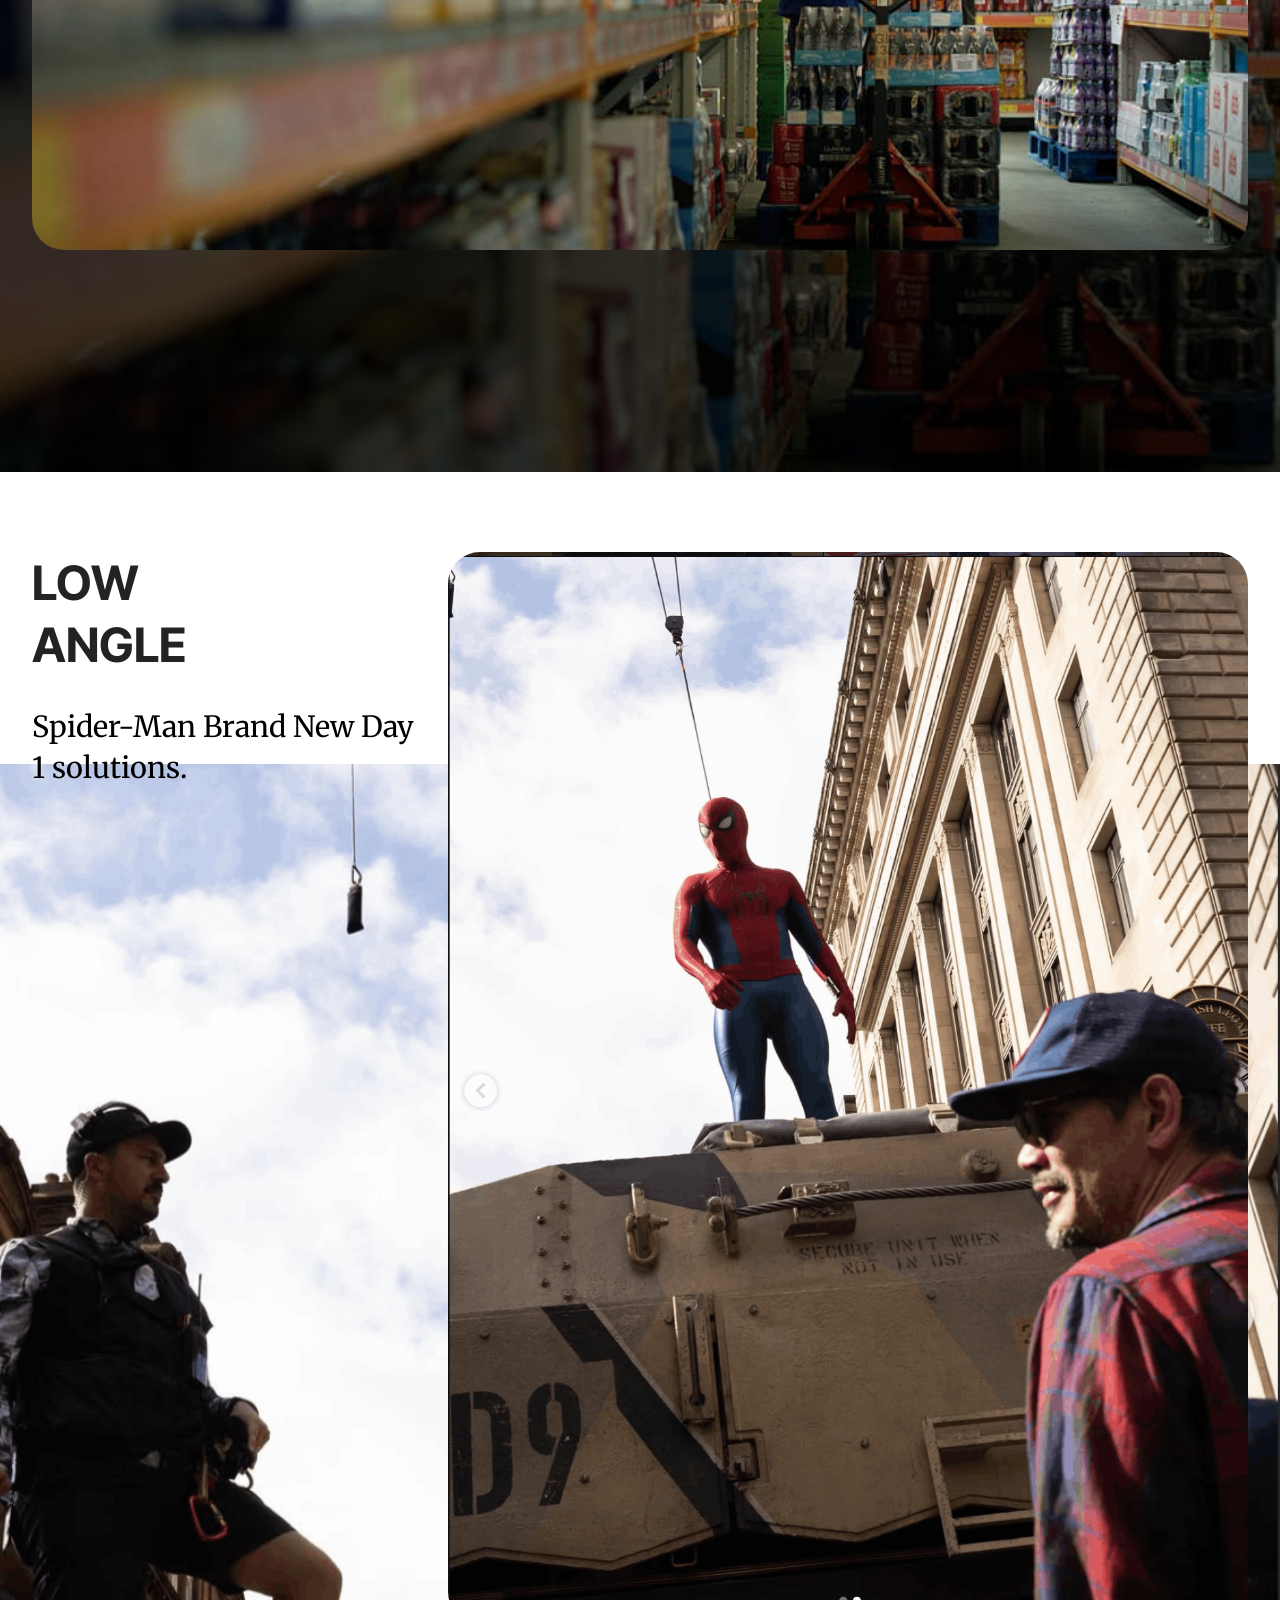
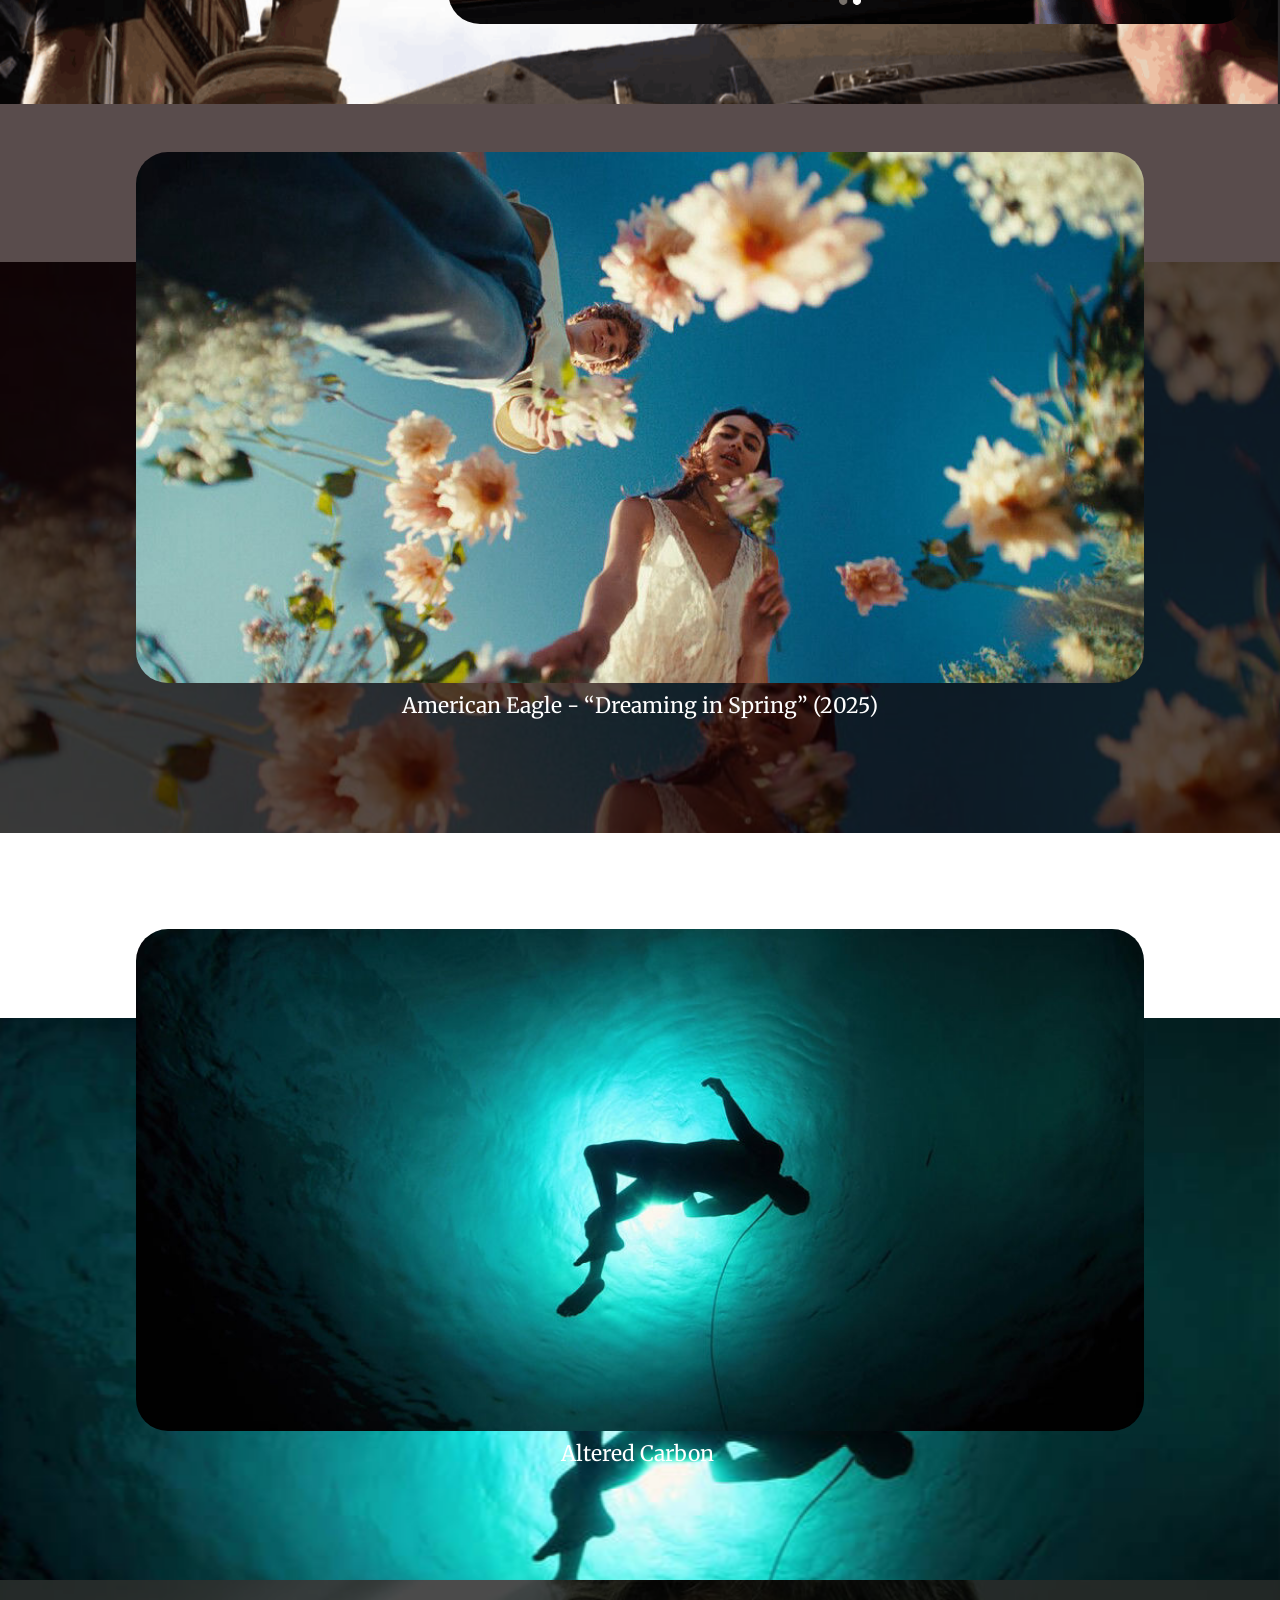
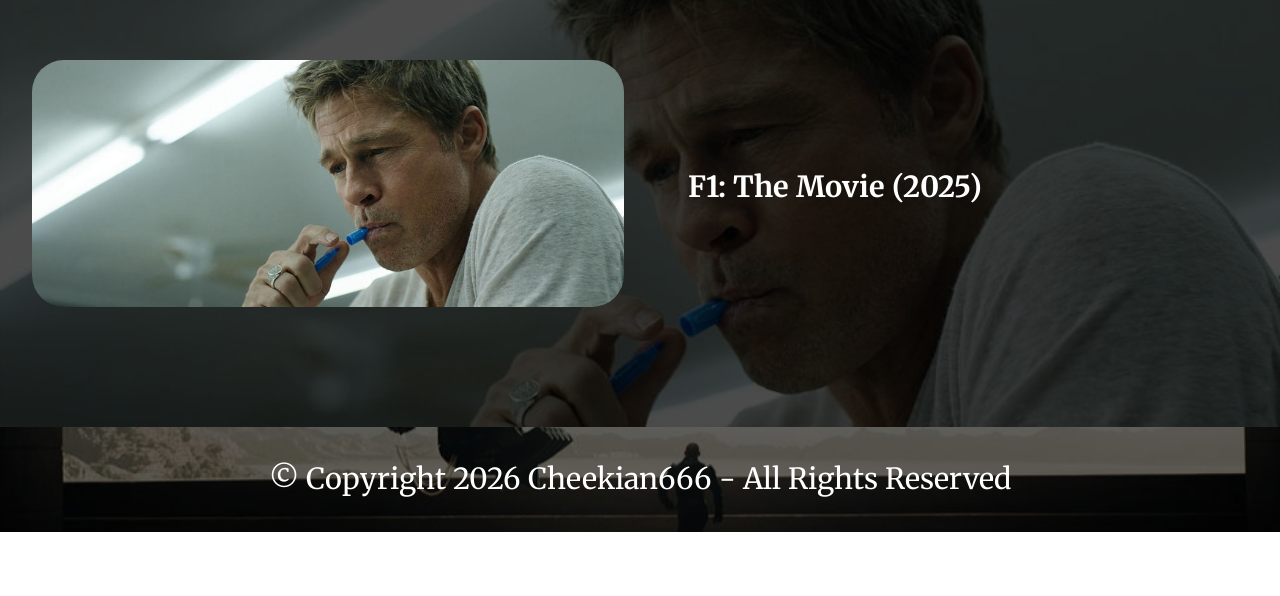
<file: Inde.html>
<!DOCTYPE html>
<html  >
<head>
  <!-- Site made with Mobirise Website Builder v6.1.12, https://mobirise.com -->
  <meta charset="UTF-8">
  <meta http-equiv="X-UA-Compatible" content="IE=edge">
  <meta name="generator" content="Mobirise v6.1.12, mobirise.com">
  <meta name="viewport" content="width=device-width, initial-scale=1, minimum-scale=1">
  <link rel="shortcut icon" href="assets/images/logo5.png" type="image/x-icon">
  <meta name="description" content="This website introduces four key film composition techniques: symmetry, top-down shots, leading lines, and low angle shots.
These techniques are used to direct the viewer’s focus, build mood, and enhance visual storytelling in both film and photography.">
  
  
  <title>Cheekian_Assignment 2.0</title>
  <link rel="stylesheet" href="assets/bootstrap/css/bootstrap.min.css">
  <link rel="stylesheet" href="assets/parallax/jarallax.css">
  <link rel="stylesheet" href="assets/animatecss/animate.css">
  <link rel="stylesheet" href="assets/theme/css/style.css">
  <link rel="preload" href="https://fonts.googleapis.com/css?family=PT+Serif:400,400i,700,700i&display=swap" as="style" onload="this.onload=null;this.rel='stylesheet'">
  <noscript><link rel="stylesheet" href="https://fonts.googleapis.com/css?family=PT+Serif:400,400i,700,700i&display=swap"></noscript>
  <link rel="preload" href="https://fonts.googleapis.com/css?family=Inter+Tight:100,200,300,400,500,600,700,800,900,100i,200i,300i,400i,500i,600i,700i,800i,900i&display=swap" as="style" onload="this.onload=null;this.rel='stylesheet'">
  <noscript><link rel="stylesheet" href="https://fonts.googleapis.com/css?family=Inter+Tight:100,200,300,400,500,600,700,800,900,100i,200i,300i,400i,500i,600i,700i,800i,900i&display=swap"></noscript>
  <link rel="preload" href="https://fonts.googleapis.com/css?family=Merriweather:300,400,500,600,700,800,900,300i,400i,500i,600i,700i,800i,900i&display=swap" as="style" onload="this.onload=null;this.rel='stylesheet'">
  <noscript><link rel="stylesheet" href="https://fonts.googleapis.com/css?family=Merriweather:300,400,500,600,700,800,900,300i,400i,500i,600i,700i,800i,900i&display=swap"></noscript>
  <link rel="preload" as="style" href="assets/mobirise/css/mbr-additional.css?v=rGjUyc"><link rel="stylesheet" href="assets/mobirise/css/mbr-additional.css?v=rGjUyc" type="text/css">

  
  
  
</head>
<body>
  
  <section data-bs-version="5.1" class="header09 startm5 cid-vgaYCZqSBD mbr-fullscreen" id="header09-1w">	
    
	<div class="mbr-overlay" style="opacity: 0.5; background-color: rgb(19, 1, 1);"></div>
	
	<div class="container-fluid">
		<div class="row">
			<div class="content-wrap col-12 col-md-8">
				<h1 class="mbr-section-title mbr-fonts-style mbr-white mb-4 display-1">
					<strong>Assignment2.0</strong><br><strong><br></strong><strong>构图在线展示练习</strong><strong><br></strong></h1>
				
				<p class="mbr-fonts-style mbr-text mbr-white mb-4 display-7"></p>
				<div class="mbr-section-btn"><a class="btn btn-info display-7" href="httpsyourname.github.iofilmComposition.html#image08-1g">Swipe down</a></div>
			</div>
		</div>
	</div>
</section>

<section data-bs-version="5.1" class="image08 cid-vgaNB5Te6c" id="image08-1g">
  
  
  
  <div class="container-fluid">
    <div class="row justify-content-center">
      <div class="col-lg-4">
        <div class="col-12 col-md-12">
          <h5 class="mbr-section-title mbr-fonts-style mt-0 mb-4 display-2"><strong>SYMMETRICA</strong><strong>L</strong><strong>COMPOSITION</strong></h5>
          <h6 class="mbr-section-subtitle mbr-fonts-style mt-0 mb-4 display-7">Dune: Part Two   (2024)</h6>
          
        </div>
      </div>
      <div class="col-lg-8 side-features">
        <div class="image-wrapper mb-4">
          <img class="w-100" src="assets/images/duic-967x403.jpg" alt="Mobirise Website Builder">
        </div>
      </div>
    </div>
  </div>
</section>

<section data-bs-version="5.1" class="image08 cid-vgaRcGDjaQ" id="image08-1j">
  
  
  
  <div class="container-fluid">
    <div class="row justify-content-center">
      <div class="col-lg-4">
        <div class="col-12 col-md-12">
          <h5 class="mbr-section-title mbr-fonts-style mt-0 mb-4 display-2"></h5>
          <h6 class="mbr-section-subtitle mbr-fonts-style mt-0 mb-4 display-7">Loki - Season 1 - Episode 1   (2021)</h6>
          
        </div>
      </div>
      <div class="col-lg-8 side-features">
        <div class="image-wrapper mb-4">
          <img class="w-100" src="assets/images/duic2-967x404.jpg" alt="Mobirise Website Builder">
        </div>
      </div>
    </div>
  </div>
</section>

<section data-bs-version="5.1" class="image01 cid-vgaRR0nGwL mbr-fullscreen" id="image01-1m">
  

  
  

  <div class="container-fluid">
    <div class="row justify-content-center">
      <div class="col-12 col-lg-9">
        <div class="image-wrapper mb-4">
          <img class="w-100" src="assets/images/duic3-967x405.jpg" alt="Mobirise Website Builder">
        </div>
        <h4 class="mbr-description mbr-fonts-style mb-3 align-center display-5"><strong>Shadow (2018)</strong></h4>
        
      </div>
    </div>
  </div>
</section>

<section data-bs-version="5.1" class="image1 cid-vgaYiQh9X4 mbr-fullscreen" id="image1-1v">
    

    
    

    <div>
        <div class="row align-items-center">
            <div class="col-12 col-lg-8">
                <div class="image-wrapper">
                    <img src="assets/images/duic44-967x403.jpg" alt="Mobirise Website Builder">
                    <p class="mbr-description mbr-fonts-style pt-2 align-center display-4"></p>
                </div>
            </div>
            <div class="col-12 col-lg-4">
                <div class="text-wrapper">
                    <h3 class="mbr-section-title mbr-fonts-style mb-3 display-5"><strong>Dune: Part Two (2024)</strong></h3>
                    <p class="mbr-text mbr-fonts-style display-7"></p>
                </div>
            </div>
        </div>
    </div>
</section>

<section data-bs-version="5.1" class="image08 cid-vgaVd91wdb mbr-parallax-background" id="image08-1p">
  
  
  
  <div class="container-fluid">
    <div class="row justify-content-center">
      <div class="col-lg-4">
        <div class="col-12 col-md-12">
          <h5 class="mbr-section-title mbr-fonts-style mt-0 mb-4 display-2"><strong>OVERHEAD</strong></h5>
          <h6 class="mbr-section-subtitle mbr-fonts-style mt-0 mb-4 display-7">Dune: Part Three (2026)</h6>
          
        </div>
      </div>
      <div class="col-lg-8 side-features">
        <div class="image-wrapper mb-4">
          <img class="w-100" src="assets/images/over3-967x439.jpg" alt="Mobirise Website Builder">
        </div>
      </div>
    </div>
  </div>
</section>

<section data-bs-version="5.1" class="image01 cid-vgaVSxAznV mbr-fullscreen mbr-parallax-background" id="image01-1r">
  

  
  <div class="mbr-overlay" style="opacity: 0.5; background-color: rgb(0, 0, 0);"></div>

  <div class="container">
    <div class="row justify-content-center">
      <div class="col-12 col-lg-11">
        <div class="image-wrapper mb-4">
          <img class="w-100" src="assets/images/over4-967x405.jpg" alt="Mobirise Website Builder">
        </div>
        <h4 class="mbr-description mbr-fonts-style mb-3 align-center display-5"><strong>Avengers: Infinity War   (2018)</strong></h4>
        
      </div>
    </div>
  </div>
</section>

<section data-bs-version="5.1" class="image3 cid-vgaZBhgksK mbr-fullscreen mbr-parallax-background" id="image3-1z">
    

    
    <div class="mbr-overlay" style="opacity: 0.6; background-color: rgb(0, 0, 0);">
    </div>

    <div class="container">
        <div class="row justify-content-center">
            <div class="col-12 col-lg-12">
                <div class="image-wrapper">
                    <img src="assets/images/overhead555-967x405.jpg" alt="Mobirise Website Builder">
                    <p class="mbr-description mbr-fonts-style mt-2 align-center display-4">
                        Avengers: Endgame   (2019)</p>
                </div>
            </div>
        </div>
    </div>
</section>

<section data-bs-version="5.1" class="header09 startm5 cid-vggjeUgE91 mbr-fullscreen mbr-parallax-background" id="header09-2d">	
    
	<div class="mbr-overlay" style="opacity: 0.2; background-color: rgb(0, 0, 0);"></div>
	
	<div class="container-fluid">
		<div class="row">
			<div class="content-wrap col-12 col-md-8">
				
				<h2 class="mbr-section-title mbr-fonts-style mbr-white mb-4 display-2">The Avengers (2012)</h2>
				
				
			</div>
		</div>
	</div>
</section>

<section data-bs-version="5.1" class="image08 cid-vgb1aPk7AG mbr-parallax-background" id="image08-21">
  
  
  <div class="mbr-overlay" style="opacity: 0.5; background-color: rgb(19, 1, 1);"></div>
  <div class="container-fluid">
    <div class="row justify-content-center">
      <div class="col-lg-4">
        <div class="col-12 col-md-12">
          <h5 class="mbr-section-title mbr-fonts-style mt-0 mb-4 display-2"><strong>LEADING</strong><br><strong>LINES</strong></h5>
          <h6 class="mbr-section-subtitle mbr-fonts-style mt-0 mb-4 display-7">The Hangover Part III   (2013)</h6>
          
        </div>
      </div>
      <div class="col-lg-8 side-features">
        <div class="image-wrapper mb-4">
          <img class="w-100" src="assets/images/leading2-967x403.jpg" alt="Mobirise Website Builder">
        </div>
      </div>
    </div>
  </div>
</section>

<section data-bs-version="5.1" class="image3 cid-vgb4Y07GY1 mbr-fullscreen mbr-parallax-background" id="image3-23">
    

    
    <div class="mbr-overlay" style="opacity: 0.5; background-color: rgb(19, 1, 1);">
    </div>

    <div class="container">
        <div class="row justify-content-center">
            <div class="col-12 col-lg-10">
                <div class="image-wrapper">
                    <img src="assets/images/leading3-967x523.jpg" alt="Mobirise Website Builder">
                    <p class="mbr-description mbr-fonts-style mt-2 align-center display-4">To Live   (1994)</p>
                </div>
            </div>
        </div>
    </div>
</section>

<section data-bs-version="5.1" class="image3 cid-vgb5Qm9Sga mbr-fullscreen mbr-parallax-background" id="image3-24">
    

    
    <div class="mbr-overlay" style="opacity: 0.7; background-color: rgb(19, 1, 1);">
    </div>

    <div class="container-fluid">
        <div class="row justify-content-center">
            <div class="col-12 col-lg-12">
                <div class="image-wrapper">
                    <img src="assets/images/leading4-967x484.jpg" alt="Mobirise Website Builder">
                    <p class="mbr-description mbr-fonts-style mt-2 align-center display-4">
                        Stranger Things&nbsp;</p>
                </div>
            </div>
        </div>
    </div>
</section>

<section data-bs-version="5.1" class="image3 cid-vggjQ3EBxk mbr-fullscreen" id="image3-2e">
    

    
    <div class="mbr-overlay" style="opacity: 0.6; background-color: rgb(0, 0, 0);">
    </div>

    <div class="container">
        <div class="row justify-content-center">
            <div class="col-12 col-lg-12">
                <div class="image-wrapper">
                    <img src="assets/images/leading620-967x405.jpg" alt="Mobirise Website Builder">
                    <p class="mbr-description mbr-fonts-style mt-2 align-center display-4">The Avengers (2012)</p>
                </div>
            </div>
        </div>
    </div>
</section>

<section data-bs-version="5.1" class="image08 cid-vgb6YWzorB mbr-parallax-background" id="image08-26">
  
  
  
  <div class="container">
    <div class="row justify-content-center">
      <div class="col-lg-4">
        <div class="col-12 col-md-12">
          <h5 class="mbr-section-title mbr-fonts-style mt-0 mb-4 display-2"><strong>LOW</strong><br><strong>ANGLE</strong></h5>
          <h6 class="mbr-section-subtitle mbr-fonts-style mt-0 mb-4 display-7">Spider-Man Brand New Day 1 solutions.</h6>
          
        </div>
      </div>
      <div class="col-lg-8 side-features">
        <div class="image-wrapper mb-4">
          <img class="w-100" src="assets/images/screenshot202026-04-0820at202.33.13e280afpm-1172x1570.png" alt="Mobirise Website Builder">
        </div>
      </div>
    </div>
  </div>
</section>

<section data-bs-version="5.1" class="image3 cid-vgbabZvDHI mbr-parallax-background" id="image3-27">
    

    
    <div class="mbr-overlay" style="opacity: 0.7; background-color: rgb(19, 1, 1);">
    </div>

    <div class="container">
        <div class="row justify-content-center">
            <div class="col-12 col-lg-10">
                <div class="image-wrapper">
                    <img src="assets/images/low-967x510.jpg" alt="Mobirise Website Builder">
                    <p class="mbr-description mbr-fonts-style mt-2 align-center display-4">
                        American Eagle - “Dreaming in Spring”   (2025)</p>
                </div>
            </div>
        </div>
    </div>
</section>

<section data-bs-version="5.1" class="image3 cid-vgbaMFdgzv mbr-parallax-background" id="image3-28">
    

    
    <div class="mbr-overlay" style="opacity: 0; background-color: rgb(19, 1, 1);">
    </div>

    <div class="container-fluid">
        <div class="row justify-content-center">
            <div class="col-12 col-lg-10">
                <div class="image-wrapper">
                    <img src="assets/images/low3-967x481.jpg" alt="Mobirise Website Builder">
                    <p class="mbr-description mbr-fonts-style mt-2 align-center display-4">
                        Altered Carbon&nbsp;</p>
                </div>
            </div>
        </div>
    </div>
</section>

<section data-bs-version="5.1" class="image1 cid-vgbbAIbM29" id="image1-29">
    

    
    <div class="mbr-overlay" style="opacity: 0.7; background-color: rgb(0, 0, 0);">
    </div>

    <div class="container">
        <div class="row align-items-center">
            <div class="col-12 col-lg-6">
                <div class="image-wrapper">
                    <img src="assets/images/low99-967x403.jpg" alt="Mobirise Website Builder">
                    <p class="mbr-description mbr-fonts-style pt-2 align-center display-4"></p>
                </div>
            </div>
            <div class="col-12 col-lg">
                <div class="text-wrapper">
                    <h3 class="mbr-section-title mbr-fonts-style mb-3 display-5"><strong>F1: The Movie   (2025)</strong></h3>
                    <p class="mbr-text mbr-fonts-style display-7"></p>
                </div>
            </div>
        </div>
    </div>
</section>

<section data-bs-version="5.1" class="footer4 cid-vgg6cP1SNp mbr-parallax-background" once="footers" id="footer04-2c">

    

    <div class="mbr-overlay" style="opacity: 0.6; background-color: rgb(0, 0, 0);"></div>

    <div class="container">
        <div class="media-container-row align-center mbr-white">
            <div class="col-12">
                <p class="mbr-text mb-0 mbr-fonts-style display-7">
                    © Copyright 2026 Cheekian666 - All Rights Reserved
                </p>
            </div>
        </div>
    </div>
</section><section class="display-7" style="padding: 0;align-items: center;justify-content: center;flex-wrap: wrap;    align-content: center;display: flex;position: relative;height: 4rem;"><a href="https://mobiri.se/4654927" style="flex: 1 1;height: 4rem;position: absolute;width: 100%;z-index: 1;"><img alt="" style="height: 4rem;" src="[data-uri]"></a><p style="margin: 0;text-align: center;" class="display-7">&#8204;</p><a style="z-index:1" href="https://mobirise.com/offline-website-builder.html">Offline Website Builder</a></section><script src="assets/bootstrap/js/bootstrap.bundle.min.js"></script>  <script src="assets/parallax/jarallax.js"></script>  <script src="assets/smoothscroll/smooth-scroll.js"></script>  <script src="assets/ytplayer/index.js"></script>  <script src="assets/theme/js/script.js"></script>  
  
  
  <input name="animation" type="hidden">
  </body>
</html>
</file>
<file: assets/theme/css/style.css>
@charset "UTF-8";
section {
  background-color: #ffffff;
}

body {
  font-style: normal;
  line-height: 1.5;
  font-weight: 400;
  color: #232323;
  position: relative;
}

button {
  background-color: transparent;
  border-color: transparent;
}

.embla__button,
.carousel-control {
  background-color: #edefea !important;
  opacity: 0.8 !important;
  color: #464845 !important;
  border-color: #edefea !important;
}

.carousel .close,
.modalWindow .close {
  background-color: #edefea !important;
  color: #464845 !important;
  border-color: #edefea !important;
  opacity: 0.8 !important;
}

.carousel .close:hover,
.modalWindow .close:hover {
  opacity: 1 !important;
}

.carousel-indicators li {
  background-color: #edefea !important;
  border: 2px solid #464845 !important;
}

.carousel-indicators li:hover,
.carousel-indicators li:active {
  opacity: 0.8 !important;
}

.embla__button:hover,
.carousel-control:hover {
  background-color: #edefea !important;
  opacity: 1 !important;
}

.modalWindow-video-container {
  height: 80%;
}

section,
.container,
.container-fluid {
  position: relative;
  word-wrap: break-word;
}

a.mbr-iconfont:hover {
  text-decoration: none;
}

.article .lead p,
.article .lead ul,
.article .lead ol,
.article .lead pre,
.article .lead blockquote {
  margin-bottom: 0;
}

a {
  font-style: normal;
  font-weight: 400;
  cursor: pointer;
}
a, a:hover {
  text-decoration: none;
}

.mbr-section-title {
  font-style: normal;
  line-height: 1.3;
}

.mbr-section-subtitle {
  line-height: 1.3;
}

.mbr-text {
  font-style: normal;
  line-height: 1.7;
}

h1,
h2,
h3,
h4,
h5,
h6,
.display-1,
.display-2,
.display-4,
.display-5,
.display-7,
span,
p,
a {
  line-height: 1;
  word-break: break-word;
  word-wrap: break-word;
  font-weight: 400;
}

b,
strong {
  font-weight: bold;
}

input:-webkit-autofill, input:-webkit-autofill:hover, input:-webkit-autofill:focus, input:-webkit-autofill:active {
  transition-delay: 9999s;
  -webkit-transition-property: background-color, color;
  transition-property: background-color, color;
}

textarea[type=hidden] {
  display: none;
}

section {
  background-position: 50% 50%;
  background-repeat: no-repeat;
  background-size: cover;
}
section .mbr-background-video,
section .mbr-background-video-preview {
  position: absolute;
  bottom: 0;
  left: 0;
  right: 0;
  top: 0;
}

.hidden {
  visibility: hidden;
}

.mbr-z-index20 {
  z-index: 20;
}

/*! Base colors */
.mbr-white {
  color: #ffffff;
}

.mbr-black {
  color: #111111;
}

.mbr-bg-white {
  background-color: #ffffff;
}

.mbr-bg-black {
  background-color: #000000;
}

/*! Text-aligns */
.align-left {
  text-align: left;
}

.align-center {
  text-align: center;
}

.align-right {
  text-align: right;
}

/*! Font-weight  */
.mbr-light {
  font-weight: 300;
}

.mbr-regular {
  font-weight: 400;
}

.mbr-semibold {
  font-weight: 500;
}

.mbr-bold {
  font-weight: 700;
}

/*! Media  */
.media-content {
  flex-basis: 100%;
}

.media-container-row {
  display: flex;
  flex-direction: row;
  flex-wrap: wrap;
  justify-content: center;
  align-content: center;
  align-items: start;
}
.media-container-row .media-size-item {
  width: 400px;
}

.media-container-column {
  display: flex;
  flex-direction: column;
  flex-wrap: wrap;
  justify-content: center;
  align-content: center;
  align-items: stretch;
}
.media-container-column > * {
  width: 100%;
}

@media (min-width: 992px) {
  .media-container-row {
    flex-wrap: nowrap;
  }
}
figure {
  margin-bottom: 0;
  overflow: hidden;
}

figure[mbr-media-size] {
  transition: width 0.1s;
}

img,
iframe {
  display: block;
  width: 100%;
}

.card {
  background-color: transparent;
  border: none;
}

.card-box {
  width: 100%;
}

.card-img {
  text-align: center;
  flex-shrink: 0;
  -webkit-flex-shrink: 0;
}

.media {
  max-width: 100%;
  margin: 0 auto;
}

.mbr-figure {
  align-self: center;
}

.media-container > div {
  max-width: 100%;
}

.mbr-figure img,
.card-img img {
  width: 100%;
}

@media (max-width: 991px) {
  .media-size-item {
    width: auto !important;
  }
  .media {
    width: auto;
  }
  .mbr-figure {
    width: 100% !important;
  }
}
/*! Buttons */
.mbr-section-btn {
  margin-left: -0.6rem;
  margin-right: -0.6rem;
  font-size: 0;
}

.btn {
  font-weight: 600;
  border-width: 1px;
  font-style: normal;
  margin: 0.6rem 0.6rem;
  white-space: normal;
  transition: all 0.2s ease-in-out;
  display: inline-flex;
  align-items: center;
  justify-content: center;
  word-break: break-word;
}

.btn-sm {
  font-weight: 600;
  letter-spacing: 0px;
  transition: all 0.3s ease-in-out;
}

.btn-md {
  font-weight: 600;
  letter-spacing: 0px;
  transition: all 0.3s ease-in-out;
}

.btn-lg {
  font-weight: 600;
  letter-spacing: 0px;
  transition: all 0.3s ease-in-out;
}

.btn-form {
  margin: 0;
}
.btn-form:hover {
  cursor: pointer;
}

nav .mbr-section-btn {
  margin-left: 0rem;
  margin-right: 0rem;
}

/*! Btn icon margin */
.btn .mbr-iconfont,
.btn.btn-sm .mbr-iconfont {
  order: 1;
  cursor: pointer;
  margin-left: 0.5rem;
  vertical-align: sub;
}

.btn.btn-md .mbr-iconfont,
.btn.btn-md .mbr-iconfont {
  margin-left: 0.8rem;
}

.mbr-regular {
  font-weight: 400;
}

.mbr-semibold {
  font-weight: 500;
}

.mbr-bold {
  font-weight: 700;
}

[type=submit] {
  -webkit-appearance: none;
}

/*! Full-screen */
.mbr-fullscreen .mbr-overlay {
  min-height: 100vh;
}

.mbr-fullscreen {
  display: flex;
  display: -moz-flex;
  display: -ms-flex;
  display: -o-flex;
  align-items: center;
  min-height: 100vh;
  padding-top: 3rem;
  padding-bottom: 3rem;
}

/*! Map */
.map {
  height: 25rem;
  position: relative;
}
.map iframe {
  width: 100%;
  height: 100%;
}

/*! Scroll to top arrow */
.mbr-arrow-up {
  bottom: 25px;
  right: 90px;
  position: fixed;
  text-align: right;
  z-index: 5000;
  color: #ffffff;
  font-size: 22px;
}

.mbr-arrow-up a {
  background: rgba(0, 0, 0, 0.2);
  border-radius: 50%;
  color: #fff;
  display: inline-block;
  height: 60px;
  width: 60px;
  border: 2px solid #fff;
  outline-style: none !important;
  position: relative;
  text-decoration: none;
  transition: all 0.3s ease-in-out;
  cursor: pointer;
  text-align: center;
}
.mbr-arrow-up a:hover {
  background-color: rgba(0, 0, 0, 0.4);
}
.mbr-arrow-up a i {
  line-height: 60px;
}

.mbr-arrow-up-icon {
  display: block;
  color: #fff;
}

.mbr-arrow-up-icon::before {
  content: "›";
  display: inline-block;
  font-family: serif;
  font-size: 22px;
  line-height: 1;
  font-style: normal;
  position: relative;
  top: 6px;
  left: -4px;
  transform: rotate(-90deg);
}

/*! Arrow Down */
.mbr-arrow {
  position: absolute;
  bottom: 45px;
  left: 50%;
  width: 60px;
  height: 60px;
  cursor: pointer;
  background-color: rgba(80, 80, 80, 0.5);
  border-radius: 50%;
  transform: translateX(-50%);
}
@media (max-width: 767px) {
  .mbr-arrow {
    display: none;
  }
}
.mbr-arrow > a {
  display: inline-block;
  text-decoration: none;
  outline-style: none;
  animation: arrowdown 1.7s ease-in-out infinite;
  color: #ffffff;
}
.mbr-arrow > a > i {
  position: absolute;
  top: -2px;
  left: 15px;
  font-size: 2rem;
}

#scrollToTop a i::before {
  content: "";
  position: absolute;
  display: block;
  border-bottom: 2.5px solid #fff;
  border-left: 2.5px solid #fff;
  width: 27.8%;
  height: 27.8%;
  left: 50%;
  top: 51%;
  transform: translateY(-30%) translateX(-50%) rotate(135deg);
}

@keyframes arrowdown {
  0% {
    transform: translateY(0px);
  }
  50% {
    transform: translateY(-5px);
  }
  100% {
    transform: translateY(0px);
  }
}
@media (max-width: 500px) {
  .mbr-arrow-up {
    left: 0;
    right: 0;
    text-align: center;
  }
}
/*Gradients animation*/
@keyframes gradient-animation {
  from {
    background-position: 0% 100%;
    animation-timing-function: ease-in-out;
  }
  to {
    background-position: 100% 0%;
    animation-timing-function: ease-in-out;
  }
}
.bg-gradient {
  background-size: 200% 200%;
  animation: gradient-animation 5s infinite alternate;
  -webkit-animation: gradient-animation 5s infinite alternate;
}

.menu .navbar-brand {
  display: -webkit-flex;
}
.menu .navbar-brand span {
  display: flex;
  display: -webkit-flex;
}
.menu .navbar-brand .navbar-caption-wrap {
  display: -webkit-flex;
}
.menu .navbar-brand .navbar-logo img {
  display: -webkit-flex;
  width: auto;
}
@media (min-width: 768px) and (max-width: 991px) {
  .menu .navbar-toggleable-sm .navbar-nav {
    display: -ms-flexbox;
  }
}
@media (max-width: 991px) {
  .menu .navbar-collapse {
    max-height: 93.5vh;
  }
  .menu .navbar-collapse.show {
    overflow: auto;
  }
}
@media (min-width: 992px) {
  .menu .navbar-nav.nav-dropdown {
    display: -webkit-flex;
  }
  .menu .navbar-toggleable-sm .navbar-collapse {
    display: -webkit-flex !important;
  }
  .menu .collapsed .navbar-collapse {
    max-height: 93.5vh;
  }
  .menu .collapsed .navbar-collapse.show {
    overflow: auto;
  }
}
@media (max-width: 767px) {
  .menu .navbar-collapse {
    max-height: 80vh;
  }
}

.nav-link .mbr-iconfont {
  margin-right: 0.5rem;
}

.navbar {
  display: -webkit-flex;
  -webkit-flex-wrap: wrap;
  -webkit-align-items: center;
  -webkit-justify-content: space-between;
}

.navbar-collapse {
  -webkit-flex-basis: 100%;
  -webkit-flex-grow: 1;
  -webkit-align-items: center;
}

.nav-dropdown .link {
  padding: 0.667em 1.667em !important;
  margin: 0 !important;
}

.nav {
  display: -webkit-flex;
  -webkit-flex-wrap: wrap;
}

.row {
  display: -webkit-flex;
  -webkit-flex-wrap: wrap;
}

.justify-content-center {
  -webkit-justify-content: center;
}

.form-inline {
  display: -webkit-flex;
}

.card-wrapper {
  -webkit-flex: 1;
}

.carousel-control {
  z-index: 10;
  display: -webkit-flex;
}

.carousel-controls {
  display: -webkit-flex;
}

.media {
  display: -webkit-flex;
}

.form-group:focus {
  outline: none;
}

.jq-selectbox__select {
  padding: 7px 0;
  position: relative;
}

.jq-selectbox__dropdown {
  overflow: hidden;
  border-radius: 10px;
  position: absolute;
  top: 100%;
  left: 0 !important;
  width: 100% !important;
}

.jq-selectbox__trigger-arrow {
  right: 0;
  transform: translateY(-50%);
}

.jq-selectbox li {
  padding: 1.07em 0.5em;
}

input[type=range] {
  padding-left: 0 !important;
  padding-right: 0 !important;
}

.modal-dialog,
.modal-content {
  height: 100%;
}

.modal-dialog .carousel-inner {
  height: calc(100vh - 1.75rem);
}
@media (max-width: 575px) {
  .modal-dialog .carousel-inner {
    height: calc(100vh - 1rem);
  }
}

.carousel-item {
  text-align: center;
}

.carousel-item img {
  margin: auto;
}

.navbar-toggler {
  align-self: flex-start;
  padding: 0.25rem 0.75rem;
  font-size: 1.25rem;
  line-height: 1;
  background: transparent;
  border: 1px solid transparent;
  border-radius: 0.25rem;
}

.navbar-toggler:focus,
.navbar-toggler:hover {
  text-decoration: none;
  box-shadow: none;
}

.navbar-toggler-icon {
  display: inline-block;
  width: 1.5em;
  height: 1.5em;
  vertical-align: middle;
  content: "";
  background: no-repeat center center;
  background-size: 100% 100%;
}

.navbar-toggler-left {
  position: absolute;
  left: 1rem;
}

.navbar-toggler-right {
  position: absolute;
  right: 1rem;
}

.card-img {
  width: auto;
}

.menu .navbar.collapsed:not(.beta-menu) {
  flex-direction: column;
}

.carousel-item.active,
.carousel-item-next,
.carousel-item-prev {
  display: flex;
}

.note-air-layout .dropup .dropdown-menu,
.note-air-layout .navbar-fixed-bottom .dropdown .dropdown-menu {
  bottom: initial !important;
}

html,
body {
  height: auto;
  min-height: 100vh;
}

.dropup .dropdown-toggle::after {
  display: none;
}

.form-asterisk {
  font-family: initial;
  position: absolute;
  top: -2px;
  font-weight: normal;
}

.form-control-label {
  position: relative;
  cursor: pointer;
  margin-bottom: 0.357em;
  padding: 0;
}

.alert {
  color: #ffffff;
  border-radius: 0;
  border: 0;
  font-size: 1.1rem;
  line-height: 1.5;
  margin-bottom: 1.875rem;
  padding: 1.25rem;
  position: relative;
  text-align: center;
}
.alert.alert-form::after {
  background-color: inherit;
  bottom: -7px;
  content: "";
  display: block;
  height: 14px;
  left: 50%;
  margin-left: -7px;
  position: absolute;
  transform: rotate(45deg);
  width: 14px;
}

.form-control {
  background-color: #ffffff;
  background-clip: border-box;
  color: #232323;
  line-height: 1rem !important;
  height: auto;
  padding: 1.2rem 2rem;
  transition: border-color 0.25s ease 0s;
  border: 1px solid transparent !important;
  border-radius: 4px;
  box-shadow: rgba(0, 0, 0, 0.07) 0px 1px 1px 0px, rgba(0, 0, 0, 0.07) 0px 1px 3px 0px, rgba(0, 0, 0, 0.03) 0px 0px 0px 1px;
}
.form-active .form-control:invalid {
  border-color: red;
}

.row > * {
  padding-right: 1rem;
  padding-left: 1rem;
}

form .row {
  margin-left: -0.6rem;
  margin-right: -0.6rem;
}
form .row [class*=col] {
  padding-left: 0.6rem;
  padding-right: 0.6rem;
}

form .mbr-section-btn {
  padding-left: 0.6rem;
  padding-right: 0.6rem;
}

form .form-check-input {
  margin-top: 0.5;
}

textarea.form-control {
  line-height: 1.5rem !important;
}

.form-group {
  margin-bottom: 1.2rem;
}

.form-control,
form .btn {
  min-height: 48px;
}

.gdpr-block label span.textGDPR input[name=gdpr] {
  top: 7px;
}

.form-control:focus {
  box-shadow: none;
}

:focus {
  outline: none;
}

.mbr-overlay {
  background-color: #000;
  bottom: 0;
  left: 0;
  opacity: 0.5;
  position: absolute;
  right: 0;
  top: 0;
  z-index: 0;
  pointer-events: none;
}

blockquote {
  font-style: italic;
  padding: 3rem;
  font-size: 1.09rem;
  position: relative;
  border-left: 3px solid;
}

ul,
ol,
pre,
blockquote {
  margin-bottom: 2.3125rem;
}

.mt-4 {
  margin-top: 2rem !important;
}

.mb-4 {
  margin-bottom: 2rem !important;
}

.container,
.container-fluid {
  padding-left: 16px;
  padding-right: 16px;
}

.row {
  margin-left: -16px;
  margin-right: -16px;
}
.row > [class*=col] {
  padding-left: 16px;
  padding-right: 16px;
}

@media (min-width: 992px) {
  .container-fluid {
    padding-left: 32px;
    padding-right: 32px;
  }
}
@media (max-width: 991px) {
  .mbr-container {
    padding-left: 16px;
    padding-right: 16px;
  }
}
.app-video-wrapper > img {
  opacity: 1;
}

.app-video-wrapper {
  background: transparent;
}

.item {
  position: relative;
}

.dropdown-menu .dropdown-menu {
  left: 100%;
}

.dropdown-item + .dropdown-menu {
  display: none;
}

.dropdown-item:hover + .dropdown-menu,
.dropdown-menu:hover {
  display: block;
}

@media (min-aspect-ratio: 16/9) {
  .mbr-video-foreground {
    height: 300% !important;
    top: -100% !important;
  }
}
@media (max-aspect-ratio: 16/9) {
  .mbr-video-foreground {
    width: 300% !important;
    left: -100% !important;
  }
}.engine {
	position: absolute;
	text-indent: -2400px;
	text-align: center;
	padding: 0;
	top: 0;
	left: -2400px;
}
</file>
<file: assets/mobirise/css/mbr-additional.css>
.btn {
  border-width: 2px;
}
img,
.card-wrap,
.card-wrapper,
.video-wrapper,
.mbr-figure iframe,
.google-map iframe,
.slide-content,
.plan,
.card,
.item-wrapper,
.item-wrapper .mbr-overlay {
  border-radius: 2rem !important;
}
.video-wrapper {
  overflow: hidden;
}
body {
  font-family: Inter Tight;
}
.display-1 {
  font-family: 'PT Serif', serif;
  font-size: 6.2rem;
  line-height: 1;
}
.display-1 > .mbr-iconfont {
  font-size: 7.75rem;
}
.display-2 {
  font-family: 'Inter Tight', sans-serif;
  font-size: 3.4rem;
  line-height: 1;
}
.display-2 > .mbr-iconfont {
  font-size: 4.25rem;
}
.display-4 {
  font-family: 'Merriweather', serif;
  font-size: 1.4rem;
  line-height: 1.5;
}
.display-4 > .mbr-iconfont {
  font-size: 1.75rem;
}
.display-5 {
  font-family: 'Merriweather', serif;
  font-size: 2rem;
  line-height: 1.5;
}
.display-5 > .mbr-iconfont {
  font-size: 2.5rem;
}
.display-7 {
  font-family: 'Merriweather', serif;
  font-size: 2rem;
  line-height: 1.3;
}
.display-7 > .mbr-iconfont {
  font-size: 2.5rem;
}
/* ---- Fluid typography for mobile devices ---- */
/* 1.4 - font scale ratio ( bootstrap == 1.42857 ) */
/* 100vw - current viewport width */
/* (48 - 20)  48 == 48rem == 768px, 20 == 20rem == 320px(minimal supported viewport) */
/* 0.65 - min scale variable, may vary */
@media (max-width: 992px) {
  .display-1 {
    font-size: 4.96rem;
  }
}
@media (max-width: 768px) {
  .display-1 {
    font-size: 4.34rem;
    font-size: calc( 2.82rem + (6.2 - 2.82) * ((100vw - 20rem) / (48 - 20)));
    line-height: calc( 1.1 * (2.82rem + (6.2 - 2.82) * ((100vw - 20rem) / (48 - 20))));
  }
  .display-2 {
    font-size: 2.72rem;
    font-size: calc( 1.8399999999999999rem + (3.4 - 1.8399999999999999) * ((100vw - 20rem) / (48 - 20)));
    line-height: calc( 1.3 * (1.8399999999999999rem + (3.4 - 1.8399999999999999) * ((100vw - 20rem) / (48 - 20))));
  }
  .display-4 {
    font-size: 1.12rem;
    font-size: calc( 1.14rem + (1.4 - 1.14) * ((100vw - 20rem) / (48 - 20)));
    line-height: calc( 1.4 * (1.14rem + (1.4 - 1.14) * ((100vw - 20rem) / (48 - 20))));
  }
  .display-5 {
    font-size: 1.6rem;
    font-size: calc( 1.35rem + (2 - 1.35) * ((100vw - 20rem) / (48 - 20)));
    line-height: calc( 1.4 * (1.35rem + (2 - 1.35) * ((100vw - 20rem) / (48 - 20))));
  }
  .display-7 {
    font-size: 1.6rem;
    font-size: calc( 1.35rem + (2 - 1.35) * ((100vw - 20rem) / (48 - 20)));
    line-height: calc( 1.4 * (1.35rem + (2 - 1.35) * ((100vw - 20rem) / (48 - 20))));
  }
}
@media (min-width: 992px) and (max-width: 1400px) {
  .display-1 {
    font-size: 4.34rem;
    font-size: calc( 2.82rem + (6.2 - 2.82) * ((100vw - 62rem) / (87 - 62)));
    line-height: calc( 1.1 * (2.82rem + (6.2 - 2.82) * ((100vw - 62rem) / (87 - 62))));
  }
  .display-2 {
    font-size: 2.72rem;
    font-size: calc( 1.8399999999999999rem + (3.4 - 1.8399999999999999) * ((100vw - 62rem) / (87 - 62)));
    line-height: calc( 1.3 * (1.8399999999999999rem + (3.4 - 1.8399999999999999) * ((100vw - 62rem) / (87 - 62))));
  }
  .display-4 {
    font-size: 1.12rem;
    font-size: calc( 1.14rem + (1.4 - 1.14) * ((100vw - 62rem) / (87 - 62)));
    line-height: calc( 1.4 * (1.14rem + (1.4 - 1.14) * ((100vw - 62rem) / (87 - 62))));
  }
  .display-5 {
    font-size: 1.6rem;
    font-size: calc( 1.35rem + (2 - 1.35) * ((100vw - 62rem) / (87 - 62)));
    line-height: calc( 1.4 * (1.35rem + (2 - 1.35) * ((100vw - 62rem) / (87 - 62))));
  }
  .display-7 {
    font-size: 1.6rem;
    font-size: calc( 1.35rem + (2 - 1.35) * ((100vw - 62rem) / (87 - 62)));
    line-height: calc( 1.4 * (1.35rem + (2 - 1.35) * ((100vw - 62rem) / (87 - 62))));
  }
}
/* Buttons */
.btn {
  padding: 1.25rem 2rem;
  border-radius: 4px;
}
@media (max-width: 767px) {
  .btn {
    padding: 0.75rem 1.5rem;
  }
}
.btn-sm {
  padding: 0.6rem 1.2rem;
  border-radius: 4px;
}
.btn-md {
  padding: 0.6rem 1.2rem;
  border-radius: 4px;
}
.btn-lg {
  padding: 1.25rem 2rem;
  border-radius: 4px;
}
.bg-primary {
  background-color: #130101 !important;
}
.bg-success {
  background-color: #3a341c !important;
}
.bg-info {
  background-color: #320707 !important;
}
.bg-warning {
  background-color: #a0e2e1 !important;
}
.bg-danger {
  background-color: #ffea64 !important;
}
.btn-primary,
.btn-primary:active {
  background-color: #130101 !important;
  border-color: #130101 !important;
  color: #ffffff !important;
  box-shadow: none;
}
.btn-primary:hover,
.btn-primary:focus,
.btn-primary.focus,
.btn-primary.active {
  color: inherit;
  background-color: #430404 !important;
  border-color: #430404 !important;
  box-shadow: none;
}
.btn-primary.disabled,
.btn-primary:disabled {
  color: #ffffff !important;
  background-color: #430404 !important;
  border-color: #430404 !important;
}
.btn-secondary,
.btn-secondary:active {
  background-color: #ffd7ef !important;
  border-color: #ffd7ef !important;
  color: #d70081 !important;
  box-shadow: none;
}
.btn-secondary:hover,
.btn-secondary:focus,
.btn-secondary.focus,
.btn-secondary.active {
  color: inherit;
  background-color: #ffffff !important;
  border-color: #ffffff !important;
  box-shadow: none;
}
.btn-secondary.disabled,
.btn-secondary:disabled {
  color: #d70081 !important;
  background-color: #ffffff !important;
  border-color: #ffffff !important;
}
.btn-info,
.btn-info:active {
  background-color: #320707 !important;
  border-color: #320707 !important;
  color: #ffffff !important;
  box-shadow: none;
}
.btn-info:hover,
.btn-info:focus,
.btn-info.focus,
.btn-info.active {
  color: inherit;
  background-color: #5f0d0d !important;
  border-color: #5f0d0d !important;
  box-shadow: none;
}
.btn-info.disabled,
.btn-info:disabled {
  color: #ffffff !important;
  background-color: #5f0d0d !important;
  border-color: #5f0d0d !important;
}
.btn-success,
.btn-success:active {
  background-color: #3a341c !important;
  border-color: #3a341c !important;
  color: #ffffff !important;
  box-shadow: none;
}
.btn-success:hover,
.btn-success:focus,
.btn-success.focus,
.btn-success.active {
  color: inherit;
  background-color: #5c532d !important;
  border-color: #5c532d !important;
  box-shadow: none;
}
.btn-success.disabled,
.btn-success:disabled {
  color: #ffffff !important;
  background-color: #5c532d !important;
  border-color: #5c532d !important;
}
.btn-warning,
.btn-warning:active {
  background-color: #a0e2e1 !important;
  border-color: #a0e2e1 !important;
  color: #1f6463 !important;
  box-shadow: none;
}
.btn-warning:hover,
.btn-warning:focus,
.btn-warning.focus,
.btn-warning.active {
  color: inherit;
  background-color: #c7eeed !important;
  border-color: #c7eeed !important;
  box-shadow: none;
}
.btn-warning.disabled,
.btn-warning:disabled {
  color: #1f6463 !important;
  background-color: #c7eeed !important;
  border-color: #c7eeed !important;
}
.btn-danger,
.btn-danger:active {
  background-color: #ffea64 !important;
  border-color: #ffea64 !important;
  color: #645600 !important;
  box-shadow: none;
}
.btn-danger:hover,
.btn-danger:focus,
.btn-danger.focus,
.btn-danger.active {
  color: inherit;
  background-color: #fff197 !important;
  border-color: #fff197 !important;
  box-shadow: none;
}
.btn-danger.disabled,
.btn-danger:disabled {
  color: #645600 !important;
  background-color: #fff197 !important;
  border-color: #fff197 !important;
}
.btn-white,
.btn-white:active {
  background-color: #eff0ec !important;
  border-color: #eff0ec !important;
  color: #757b62 !important;
  box-shadow: none;
}
.btn-white:hover,
.btn-white:focus,
.btn-white.focus,
.btn-white.active {
  color: inherit;
  background-color: #ffffff !important;
  border-color: #ffffff !important;
  box-shadow: none;
}
.btn-white.disabled,
.btn-white:disabled {
  color: #757b62 !important;
  background-color: #ffffff !important;
  border-color: #ffffff !important;
}
.btn-black,
.btn-black:active {
  background-color: #232323 !important;
  border-color: #232323 !important;
  color: #ffffff !important;
  box-shadow: none;
}
.btn-black:hover,
.btn-black:focus,
.btn-black.focus,
.btn-black.active {
  color: inherit;
  background-color: #3d3d3d !important;
  border-color: #3d3d3d !important;
  box-shadow: none;
}
.btn-black.disabled,
.btn-black:disabled {
  color: #ffffff !important;
  background-color: #3d3d3d !important;
  border-color: #3d3d3d !important;
}
.btn-primary-outline,
.btn-primary-outline:active {
  background-color: transparent !important;
  border-color: #130101;
  color: #130101;
}
.btn-primary-outline:hover,
.btn-primary-outline:focus,
.btn-primary-outline.focus,
.btn-primary-outline.active {
  color: #000000 !important;
  background-color: transparent !important;
  border-color: #000000 !important;
  box-shadow: none !important;
}
.btn-primary-outline.disabled,
.btn-primary-outline:disabled {
  color: #ffffff !important;
  background-color: #130101 !important;
  border-color: #130101 !important;
}
.btn-secondary-outline,
.btn-secondary-outline:active {
  background-color: transparent !important;
  border-color: #ffd7ef;
  color: #ffd7ef;
}
.btn-secondary-outline:hover,
.btn-secondary-outline:focus,
.btn-secondary-outline.focus,
.btn-secondary-outline.active {
  color: #ff80cc !important;
  background-color: transparent !important;
  border-color: #ff80cc !important;
  box-shadow: none !important;
}
.btn-secondary-outline.disabled,
.btn-secondary-outline:disabled {
  color: #d70081 !important;
  background-color: #ffd7ef !important;
  border-color: #ffd7ef !important;
}
.btn-info-outline,
.btn-info-outline:active {
  background-color: transparent !important;
  border-color: #320707;
  color: #320707;
}
.btn-info-outline:hover,
.btn-info-outline:focus,
.btn-info-outline.focus,
.btn-info-outline.active {
  color: #000000 !important;
  background-color: transparent !important;
  border-color: #000000 !important;
  box-shadow: none !important;
}
.btn-info-outline.disabled,
.btn-info-outline:disabled {
  color: #ffffff !important;
  background-color: #320707 !important;
  border-color: #320707 !important;
}
.btn-success-outline,
.btn-success-outline:active {
  background-color: transparent !important;
  border-color: #3a341c;
  color: #3a341c;
}
.btn-success-outline:hover,
.btn-success-outline:focus,
.btn-success-outline.focus,
.btn-success-outline.active {
  color: #000000 !important;
  background-color: transparent !important;
  border-color: #000000 !important;
  box-shadow: none !important;
}
.btn-success-outline.disabled,
.btn-success-outline:disabled {
  color: #ffffff !important;
  background-color: #3a341c !important;
  border-color: #3a341c !important;
}
.btn-warning-outline,
.btn-warning-outline:active {
  background-color: transparent !important;
  border-color: #a0e2e1;
  color: #a0e2e1;
}
.btn-warning-outline:hover,
.btn-warning-outline:focus,
.btn-warning-outline.focus,
.btn-warning-outline.active {
  color: #5ececc !important;
  background-color: transparent !important;
  border-color: #5ececc !important;
  box-shadow: none !important;
}
.btn-warning-outline.disabled,
.btn-warning-outline:disabled {
  color: #1f6463 !important;
  background-color: #a0e2e1 !important;
  border-color: #a0e2e1 !important;
}
.btn-danger-outline,
.btn-danger-outline:active {
  background-color: transparent !important;
  border-color: #ffea64;
  color: #ffea64;
}
.btn-danger-outline:hover,
.btn-danger-outline:focus,
.btn-danger-outline.focus,
.btn-danger-outline.active {
  color: #ffde0d !important;
  background-color: transparent !important;
  border-color: #ffde0d !important;
  box-shadow: none !important;
}
.btn-danger-outline.disabled,
.btn-danger-outline:disabled {
  color: #645600 !important;
  background-color: #ffea64 !important;
  border-color: #ffea64 !important;
}
.btn-black-outline,
.btn-black-outline:active {
  background-color: transparent !important;
  border-color: #232323;
  color: #232323;
}
.btn-black-outline:hover,
.btn-black-outline:focus,
.btn-black-outline.focus,
.btn-black-outline.active {
  color: #000000 !important;
  background-color: transparent !important;
  border-color: #000000 !important;
  box-shadow: none !important;
}
.btn-black-outline.disabled,
.btn-black-outline:disabled {
  color: #ffffff !important;
  background-color: #232323 !important;
  border-color: #232323 !important;
}
.btn-white-outline,
.btn-white-outline:active {
  background-color: transparent !important;
  border-color: #fafafa;
  color: #fafafa;
}
.btn-white-outline:hover,
.btn-white-outline:focus,
.btn-white-outline.focus,
.btn-white-outline.active {
  color: #cfcfcf !important;
  background-color: transparent !important;
  border-color: #cfcfcf !important;
  box-shadow: none !important;
}
.btn-white-outline.disabled,
.btn-white-outline:disabled {
  color: #7a7a7a !important;
  background-color: #fafafa !important;
  border-color: #fafafa !important;
}
.text-primary {
  color: #130101 !important;
}
.text-secondary {
  color: #ffd7ef !important;
}
.text-success {
  color: #3a341c !important;
}
.text-info {
  color: #320707 !important;
}
.text-warning {
  color: #a0e2e1 !important;
}
.text-danger {
  color: #ffea64 !important;
}
.text-white {
  color: #fafafa !important;
}
.text-black {
  color: #232323 !important;
}
a.text-primary:hover,
a.text-primary:focus,
a.text-primary.active {
  color: #000000 !important;
}
a.text-secondary:hover,
a.text-secondary:focus,
a.text-secondary.active {
  color: #ff71c6 !important;
}
a.text-success:hover,
a.text-success:focus,
a.text-success.active {
  color: #000000 !important;
}
a.text-info:hover,
a.text-info:focus,
a.text-info.active {
  color: #000000 !important;
}
a.text-warning:hover,
a.text-warning:focus,
a.text-warning.active {
  color: #52cac8 !important;
}
a.text-danger:hover,
a.text-danger:focus,
a.text-danger.active {
  color: #fddb00 !important;
}
a.text-white:hover,
a.text-white:focus,
a.text-white.active {
  color: #c7c7c7 !important;
}
a.text-black:hover,
a.text-black:focus,
a.text-black.active {
  color: #000000 !important;
}
a[class*="text-"]:not(.nav-link):not(.dropdown-item):not([role]):not(.navbar-caption) {
  transition: 0.2s;
  position: relative;
  background-image: linear-gradient(currentColor 50%, currentColor 50%);
  background-size: 10000px 2px;
  background-repeat: no-repeat;
  background-position: 0 1.2em;
}
.nav-tabs .nav-link.active {
  color: #130101;
}
.nav-tabs .nav-link:not(.active) {
  color: #232323;
}
.alert-success {
  background-color: #70c770;
}
.alert-info {
  background-color: #320707;
}
.alert-warning {
  background-color: #a0e2e1;
}
.alert-danger {
  background-color: #ffea64;
}
.mbr-section-btn .btn:not(.btn-form) {
  border-radius: 100px;
}
.mbr-gallery-filter li a {
  border-radius: 100px !important;
}
.mbr-gallery-filter li.active .btn {
  background-color: #130101;
  border-color: #130101;
  color: #ffffff;
}
.mbr-gallery-filter li.active .btn:focus {
  box-shadow: none;
}
.nav-tabs .nav-link {
  border-radius: 100px !important;
}
a,
a:hover {
  color: #130101;
}
.mbr-plan-header.bg-primary .mbr-plan-subtitle,
.mbr-plan-header.bg-primary .mbr-plan-price-desc {
  color: #f88181;
}
.mbr-plan-header.bg-success .mbr-plan-subtitle,
.mbr-plan-header.bg-success .mbr-plan-price-desc {
  color: #c0b27c;
}
.mbr-plan-header.bg-info .mbr-plan-subtitle,
.mbr-plan-header.bg-info .mbr-plan-price-desc {
  color: #f3abab;
}
.mbr-plan-header.bg-warning .mbr-plan-subtitle,
.mbr-plan-header.bg-warning .mbr-plan-price-desc {
  color: #ffffff;
}
.mbr-plan-header.bg-danger .mbr-plan-subtitle,
.mbr-plan-header.bg-danger .mbr-plan-price-desc {
  color: #ffffff;
}
/* Scroll to top button*/
.scrollToTop_wraper {
  display: none;
}
.form-control {
  font-family: 'Merriweather', serif;
  font-size: 2rem;
  line-height: 1.3;
  font-weight: 400;
  border-radius: 40px !important;
}
.form-control > .mbr-iconfont {
  font-size: 2.5rem;
}
.form-control:hover,
.form-control:focus {
  box-shadow: rgba(0, 0, 0, 0.07) 0px 1px 1px 0px, rgba(0, 0, 0, 0.07) 0px 1px 3px 0px, rgba(0, 0, 0, 0.03) 0px 0px 0px 1px;
  border-color: #130101 !important;
}
.form-control:-webkit-input-placeholder {
  font-family: 'Merriweather', serif;
  font-size: 2rem;
  line-height: 1.3;
  font-weight: 400;
}
.form-control:-webkit-input-placeholder > .mbr-iconfont {
  font-size: 2.5rem;
}
blockquote {
  border-color: #130101;
}
/* Forms */
.mbr-form .input-group-btn .btn {
  border-radius: 100px !important;
}
.mbr-form .input-group-btn .btn:hover {
  box-shadow: 0 10px 40px 0 rgba(0, 0, 0, 0.2);
}
.mbr-form .input-group-btn button[type="submit"] {
  border-radius: 100px !important;
  padding: 1rem 3rem;
}
.mbr-form .input-group-btn button[type="submit"]:hover {
  box-shadow: 0 10px 40px 0 rgba(0, 0, 0, 0.2);
}
.jq-selectbox li:hover,
.jq-selectbox li.selected {
  background-color: #130101;
  color: #ffffff;
}
.jq-number__spin {
  transition: 0.25s ease;
}
.jq-number__spin:hover {
  border-color: #130101;
}
.jq-selectbox .jq-selectbox__trigger-arrow,
.jq-number__spin.minus:after,
.jq-number__spin.plus:after {
  transition: 0.4s;
  border-top-color: #232323;
  border-bottom-color: #232323;
}
.jq-selectbox:hover .jq-selectbox__trigger-arrow,
.jq-number__spin.minus:hover:after,
.jq-number__spin.plus:hover:after {
  border-top-color: #130101;
  border-bottom-color: #130101;
}
.xdsoft_datetimepicker .xdsoft_calendar td.xdsoft_default,
.xdsoft_datetimepicker .xdsoft_calendar td.xdsoft_current,
.xdsoft_datetimepicker .xdsoft_timepicker .xdsoft_time_box > div > div.xdsoft_current {
  color: #ffffff !important;
  background-color: #130101 !important;
  box-shadow: none !important;
}
.xdsoft_datetimepicker .xdsoft_calendar td:hover,
.xdsoft_datetimepicker .xdsoft_timepicker .xdsoft_time_box > div > div:hover {
  color: #000000 !important;
  background: #ffd7ef !important;
  box-shadow: none !important;
}
.lazy-bg {
  background-image: none !important;
}
.lazy-placeholder:not(section),
.lazy-none {
  display: block;
  position: relative;
  padding-bottom: 56.25%;
  width: 100%;
  height: auto;
}
iframe.lazy-placeholder,
.lazy-placeholder:after {
  content: '';
  position: absolute;
  width: 200px;
  height: 200px;
  background: transparent no-repeat center;
  background-size: contain;
  top: 50%;
  left: 50%;
  transform: translateX(-50%) translateY(-50%);
  background-image: url("data:image/svg+xml;charset=UTF-8,%3csvg width='32' height='32' viewBox='0 0 64 64' xmlns='http://www.w3.org/2000/svg' stroke='%23130101' %3e%3cg fill='none' fill-rule='evenodd'%3e%3cg transform='translate(16 16)' stroke-width='2'%3e%3ccircle stroke-opacity='.5' cx='16' cy='16' r='16'/%3e%3cpath d='M32 16c0-9.94-8.06-16-16-16'%3e%3canimateTransform attributeName='transform' type='rotate' from='0 16 16' to='360 16 16' dur='1s' repeatCount='indefinite'/%3e%3c/path%3e%3c/g%3e%3c/g%3e%3c/svg%3e");
}
section.lazy-placeholder:after {
  opacity: 0.5;
}
body {
  overflow-x: hidden;
}
a {
  transition: color 0.6s;
}
@media (max-width: 1400px) {
  .container {
    max-width: 100%;
  }
}
@media (max-width: 1400px) and (min-width: 768px) {
  .container {
    padding-left: 32px;
    padding-right: 32px;
  }
}
@media (max-width: 1400px) and (min-width: 768px) {
  .container-fluid {
    padding-left: 32px;
    padding-right: 32px;
  }
}
@media (max-width: 767px) {
  .container-fluid {
    padding-left: 16px;
    padding-right: 16px;
  }
}
*:focus-visible {
  outline: red solid 2px !important;
  outline-offset: 2px !important;
  transition: outline 0.2s ease-in-out;
}
.new-font {
  font-family: 'Inter Tight', sans-serif;
  font-size: 2rem;
  line-height: 1.5;
}
.new-font > .mbr-iconfont {
  font-size: 2rem;
}
.cid-vfYNwCcNDY {
  display: flex;
  background-image: url("../../../assets/images/background1.jpg");
}
.cid-vfYNwCcNDY .mbr-overlay {
  background-color: #f92c50;
  opacity: 0.5;
}
.cid-vfYNwCcNDY .mbr-fallback-image.disabled {
  display: none;
}
.cid-vfYNwCcNDY .mbr-fallback-image {
  display: block;
  background-size: cover;
  background-position: center center;
  width: 100%;
  height: 100%;
  position: absolute;
  top: 0;
}
.cid-vfYNwCcNDY .content-wrap {
  padding: 5rem 1rem;
}
@media (min-width: 992px) {
  .cid-vfYNwCcNDY .content-wrap {
    padding: 5rem 3rem;
  }
}
@media (min-width: 768px) {
  .cid-vfYNwCcNDY {
    align-items: center;
  }
  .cid-vfYNwCcNDY .row {
    justify-content: center;
  }
}
@media (max-width: 991px) and (min-width: 768px) {
  .cid-vfYNwCcNDY .content-wrap {
    min-width: 50%;
  }
}
@media (max-width: 767px) {
  .cid-vfYNwCcNDY {
    -webkit-align-items: center;
    align-items: center;
  }
  .cid-vfYNwCcNDY .mbr-row {
    -webkit-justify-content: center;
    justify-content: center;
  }
  .cid-vfYNwCcNDY .content-wrap {
    width: 100%;
  }
}
.cid-vfYNwCcNDY .mbr-section-title {
  text-align: center;
}
.cid-vfYNwCcNDY .mbr-text,
.cid-vfYNwCcNDY .mbr-section-btn {
  text-align: center;
}
.cid-vfZ0xYNkkB {
  display: flex;
}
.cid-vfZ0xYNkkB .mbr-fallback-image.disabled {
  display: none;
}
.cid-vfZ0xYNkkB .mbr-fallback-image {
  display: block;
  background-size: cover;
  background-position: center center;
  width: 100%;
  height: 100%;
  position: absolute;
  top: 0;
  background-image: url("../../../assets/images/background1.jpg");
}
.cid-vfZ0xYNkkB .content-wrap {
  padding: 5rem 1rem;
}
@media (min-width: 992px) {
  .cid-vfZ0xYNkkB .content-wrap {
    padding: 5rem 3rem;
  }
}
@media (min-width: 768px) {
  .cid-vfZ0xYNkkB {
    align-items: center;
  }
  .cid-vfZ0xYNkkB .row {
    justify-content: center;
  }
}
@media (max-width: 991px) and (min-width: 768px) {
  .cid-vfZ0xYNkkB .content-wrap {
    min-width: 50%;
  }
}
@media (max-width: 767px) {
  .cid-vfZ0xYNkkB {
    -webkit-align-items: center;
    align-items: center;
  }
  .cid-vfZ0xYNkkB .mbr-row {
    -webkit-justify-content: center;
    justify-content: center;
  }
  .cid-vfZ0xYNkkB .content-wrap {
    width: 100%;
  }
}
.cid-vfZ0xYNkkB .mbr-section-title {
  text-align: justify;
  color: #f7f7f7;
}
.cid-vfZ0xYNkkB .mbr-text,
.cid-vfZ0xYNkkB .mbr-section-btn {
  text-align: justify;
}
.cid-vfZcfCrABE {
  padding-top: 6rem;
  padding-bottom: 6rem;
  background-color: #ffffff;
}
.cid-vfZcfCrABE h6 {
  line-height: 1.2;
}
.cid-vfZcfCrABE img,
.cid-vfZcfCrABE .item-img {
  width: 100%;
  height: 100%;
  height: 200px;
  object-fit: cover;
}
.cid-vfZcfCrABE .item:focus,
.cid-vfZcfCrABE span:focus {
  outline: none;
}
.cid-vfZcfCrABE .item {
  cursor: pointer;
  margin-bottom: 2rem;
}
@media (max-width: 767px) {
  .cid-vfZcfCrABE .item {
    padding-left: 0.5rem;
    padding-right: 0.5rem;
    margin-bottom: 1rem;
  }
}
@media (max-width: 767px) {
  .cid-vfZcfCrABE .mbr-section-content {
    margin-left: -0.5rem;
    margin-right: -0.5rem;
  }
}
.cid-vfZcfCrABE .item-wrapper {
  position: relative;
  display: flex;
  flex-flow: column nowrap;
}
.cid-vfZcfCrABE .mbr-section-btn {
  margin-top: auto !important;
  text-align: center;
}
.cid-vfZcfCrABE .mbr-section-title {
  color: #000000;
}
.cid-vfZcfCrABE .mbr-text,
.cid-vfZcfCrABE .mbr-section-btn {
  color: #000000;
}
.cid-vfZcfCrABE .item-title {
  color: #000000;
  text-align: center;
}
.cid-vfZcfCrABE .item-subtitle {
  color: #000000;
  text-align: center;
}
.cid-vfZcfCrABE .item-text {
  color: #000000;
  text-align: center;
}
.cid-vfZcfCrABE .content-head {
  max-width: 800px;
}
.cid-vfZhg5Rwdp {
  display: flex;
}
.cid-vfZhg5Rwdp .mbr-fallback-image.disabled {
  display: none;
}
.cid-vfZhg5Rwdp .mbr-fallback-image {
  display: block;
  background-size: cover;
  background-position: center center;
  width: 100%;
  height: 100%;
  position: absolute;
  top: 0;
  background-image: url("../../../assets/images/background1.jpg");
}
.cid-vfZhg5Rwdp .content-wrap {
  padding: 5rem 1rem;
}
@media (min-width: 992px) {
  .cid-vfZhg5Rwdp .content-wrap {
    padding: 5rem 3rem;
  }
}
@media (min-width: 768px) {
  .cid-vfZhg5Rwdp {
    align-items: center;
  }
  .cid-vfZhg5Rwdp .row {
    justify-content: center;
  }
}
@media (max-width: 991px) and (min-width: 768px) {
  .cid-vfZhg5Rwdp .content-wrap {
    min-width: 50%;
  }
}
@media (max-width: 767px) {
  .cid-vfZhg5Rwdp {
    -webkit-align-items: center;
    align-items: center;
  }
  .cid-vfZhg5Rwdp .mbr-row {
    -webkit-justify-content: center;
    justify-content: center;
  }
  .cid-vfZhg5Rwdp .content-wrap {
    width: 100%;
  }
}
.cid-vfZhg5Rwdp .mbr-section-title {
  text-align: justify;
  color: #000000;
}
.cid-vfZhg5Rwdp .mbr-text,
.cid-vfZhg5Rwdp .mbr-section-btn {
  text-align: justify;
  color: #130101;
}
.cid-vfZkSZiAkQ {
  padding-top: 6rem;
  padding-bottom: 0rem;
  background-color: #ffffff;
}
.cid-vfZkSZiAkQ .item-subtitle {
  line-height: 1.2;
  color: #232323;
  text-align: center;
}
.cid-vfZkSZiAkQ img,
.cid-vfZkSZiAkQ .item-img {
  width: 100%;
  height: 100%;
  height: 400px;
  object-fit: cover;
}
.cid-vfZkSZiAkQ .item:focus,
.cid-vfZkSZiAkQ span:focus {
  outline: none;
}
.cid-vfZkSZiAkQ .item {
  margin-bottom: 2rem;
}
@media (max-width: 767px) {
  .cid-vfZkSZiAkQ .item {
    margin-bottom: 1rem;
  }
}
.cid-vfZkSZiAkQ .item-wrapper {
  position: relative;
  border-radius: 4px;
  height: 100%;
  display: flex;
  flex-flow: column nowrap;
}
.cid-vfZkSZiAkQ .mbr-section-title {
  color: #232323;
}
.cid-vfZkSZiAkQ .mbr-text,
.cid-vfZkSZiAkQ .mbr-section-btn {
  color: #000000;
  text-align: center;
}
.cid-vfZkSZiAkQ .item-title {
  color: #000000;
  text-align: center;
}
.cid-vfZkSZiAkQ .content-head {
  max-width: 800px;
}
.cid-vfZqkcqYE8 {
  padding-top: 0rem;
  padding-bottom: 0rem;
  background-color: #ffffff;
}
.cid-vfZqkcqYE8 .item-subtitle {
  line-height: 1.2;
  color: #232323;
  text-align: center;
}
.cid-vfZqkcqYE8 img,
.cid-vfZqkcqYE8 .item-img {
  width: 100%;
  height: 100%;
  height: 400px;
  object-fit: cover;
}
.cid-vfZqkcqYE8 .item:focus,
.cid-vfZqkcqYE8 span:focus {
  outline: none;
}
.cid-vfZqkcqYE8 .item {
  margin-bottom: 2rem;
}
@media (max-width: 767px) {
  .cid-vfZqkcqYE8 .item {
    margin-bottom: 1rem;
  }
}
.cid-vfZqkcqYE8 .item-wrapper {
  position: relative;
  border-radius: 4px;
  height: 100%;
  display: flex;
  flex-flow: column nowrap;
}
.cid-vfZqkcqYE8 .mbr-section-title {
  color: #232323;
}
.cid-vfZqkcqYE8 .mbr-text,
.cid-vfZqkcqYE8 .mbr-section-btn {
  color: #130101;
  text-align: center;
}
.cid-vfZqkcqYE8 .item-title {
  color: #130101;
  text-align: center;
}
.cid-vfZqkcqYE8 .content-head {
  max-width: 800px;
}
.cid-vfZq6AJSqA {
  padding-top: 0rem;
  padding-bottom: 6rem;
  background-color: #ffffff;
}
.cid-vfZq6AJSqA .item-subtitle {
  line-height: 1.2;
  color: #232323;
  text-align: center;
}
.cid-vfZq6AJSqA img,
.cid-vfZq6AJSqA .item-img {
  width: 100%;
  height: 100%;
  height: 400px;
  object-fit: cover;
}
.cid-vfZq6AJSqA .item:focus,
.cid-vfZq6AJSqA span:focus {
  outline: none;
}
.cid-vfZq6AJSqA .item {
  margin-bottom: 2rem;
}
@media (max-width: 767px) {
  .cid-vfZq6AJSqA .item {
    margin-bottom: 1rem;
  }
}
.cid-vfZq6AJSqA .item-wrapper {
  position: relative;
  border-radius: 4px;
  height: 100%;
  display: flex;
  flex-flow: column nowrap;
}
.cid-vfZq6AJSqA .mbr-section-title {
  color: #232323;
}
.cid-vfZq6AJSqA .mbr-text,
.cid-vfZq6AJSqA .mbr-section-btn {
  color: #232323;
  text-align: center;
}
.cid-vfZq6AJSqA .item-title {
  color: #232323;
  text-align: center;
}
.cid-vfZq6AJSqA .content-head {
  max-width: 800px;
}
.cid-vg4Eptmfkb {
  display: flex;
  background-image: url("../../../assets/images/melo-1974x1109.jpg");
}
.cid-vg4Eptmfkb .mbr-overlay {
  background-color: #130101;
  opacity: 0.5;
}
.cid-vg4Eptmfkb .mbr-fallback-image.disabled {
  display: none;
}
.cid-vg4Eptmfkb .mbr-fallback-image {
  display: block;
  background-size: cover;
  background-position: center center;
  width: 100%;
  height: 100%;
  position: absolute;
  top: 0;
}
.cid-vg4Eptmfkb .content-wrap {
  padding: 5rem 1rem;
}
@media (min-width: 992px) {
  .cid-vg4Eptmfkb .content-wrap {
    padding: 5rem 3rem;
  }
}
@media (min-width: 768px) {
  .cid-vg4Eptmfkb {
    align-items: center;
  }
  .cid-vg4Eptmfkb .row {
    justify-content: center;
  }
}
@media (max-width: 991px) and (min-width: 768px) {
  .cid-vg4Eptmfkb .content-wrap {
    min-width: 50%;
  }
}
@media (max-width: 767px) {
  .cid-vg4Eptmfkb {
    -webkit-align-items: center;
    align-items: center;
  }
  .cid-vg4Eptmfkb .mbr-row {
    -webkit-justify-content: center;
    justify-content: center;
  }
  .cid-vg4Eptmfkb .content-wrap {
    width: 100%;
  }
}
.cid-vg4Eptmfkb .mbr-section-title {
  text-align: center;
}
.cid-vg4Eptmfkb .mbr-text,
.cid-vg4Eptmfkb .mbr-section-btn {
  text-align: center;
}
.cid-vfZoRiQBTN {
  padding-top: 6rem;
  padding-bottom: 6rem;
  background-color: #edefeb;
}
.cid-vfZoRiQBTN .mbr-fallback-image.disabled {
  display: none;
}
.cid-vfZoRiQBTN .mbr-fallback-image {
  display: block;
  background-size: cover;
  background-position: center center;
  width: 100%;
  height: 100%;
  position: absolute;
  top: 0;
}
.cid-vfZoRiQBTN .footer-col {
  justify-content: space-between;
  display: flex;
}
@media (max-width: 767px) {
  .cid-vfZoRiQBTN .footer-col {
    flex-direction: column;
  }
}
.cid-vfZoRiQBTN .row {
  background: #ffffff;
  padding: 4rem 3rem;
  border-radius: 2rem;
  margin: 0;
}
@media (max-width: 767px) {
  .cid-vfZoRiQBTN .row {
    padding: 2rem 0.5rem;
  }
}
@media (min-width: 768px) and (max-width: 991px) {
  .cid-vfZoRiQBTN .row {
    padding: 2.25rem 1.25rem;
  }
}
@media (min-width: 992px) {
  .cid-vfZoRiQBTN .row {
    padding: 4rem 3rem;
  }
}
@media (max-width: 767px) {
  .cid-vfZoRiQBTN .mbr-section-btn {
    text-align: center;
  }
}
.cid-vfZoRiQBTN .social-row {
  display: flex;
  flex-wrap: wrap;
}
.cid-vfZoRiQBTN .soc-item {
  margin: 8px;
}
.cid-vfZoRiQBTN .soc-item a:hover .mbr-iconfont,
.cid-vfZoRiQBTN .soc-item a:focus .mbr-iconfont {
  background-color: #130101;
}
.cid-vfZoRiQBTN .soc-item a .mbr-iconfont {
  width: 72px;
  height: 72px;
  display: flex;
  align-items: center;
  justify-content: center;
  border-radius: 100%;
  font-size: 20px;
  background-color: #ffffff;
  color: #130101;
  transition: all 0.3s ease-in-out;
}
@media (max-width: 767px) {
  .cid-vfZoRiQBTN .row {
    text-align: center;
  }
  .cid-vfZoRiQBTN .social-row {
    justify-content: center;
  }
}
.cid-vfZoRiQBTN .list {
  list-style: none;
  padding-left: 0;
  color: #502274;
}
@media (max-width: 991px) {
  .cid-vfZoRiQBTN .list {
    margin-bottom: 2rem;
  }
}
@media (min-width: 992px) {
  .cid-vfZoRiQBTN .list {
    margin-bottom: 0rem;
  }
}
.cid-vfZoRiQBTN .mbr-text {
  color: #bbbbbb;
}
.cid-vfZoRiQBTN .mbr-section-subtitle {
  color: #000000;
}
.cid-vfZoRiQBTN .list,
.cid-vfZoRiQBTN .item-wrap {
  color: #232323;
}
.cid-vfZoRiQBTN .copyright {
  color: #000000;
}
.cid-vgaYCZqSBD {
  display: flex;
  background-image: url("../../../assets/images/duic-1-967x403.jpg");
}
.cid-vgaYCZqSBD .mbr-overlay {
  background-color: #130101;
  opacity: 0.5;
}
.cid-vgaYCZqSBD .mbr-fallback-image.disabled {
  display: none;
}
.cid-vgaYCZqSBD .mbr-fallback-image {
  display: block;
  background-size: cover;
  background-position: center center;
  width: 100%;
  height: 100%;
  position: absolute;
  top: 0;
}
.cid-vgaYCZqSBD .content-wrap {
  padding: 5rem 1rem;
}
@media (min-width: 992px) {
  .cid-vgaYCZqSBD .content-wrap {
    padding: 5rem 3rem;
  }
}
@media (min-width: 768px) {
  .cid-vgaYCZqSBD {
    align-items: center;
  }
  .cid-vgaYCZqSBD .row {
    justify-content: center;
  }
}
@media (max-width: 991px) and (min-width: 768px) {
  .cid-vgaYCZqSBD .content-wrap {
    min-width: 50%;
  }
}
@media (max-width: 767px) {
  .cid-vgaYCZqSBD {
    -webkit-align-items: center;
    align-items: center;
  }
  .cid-vgaYCZqSBD .mbr-row {
    -webkit-justify-content: center;
    justify-content: center;
  }
  .cid-vgaYCZqSBD .content-wrap {
    width: 100%;
  }
}
.cid-vgaYCZqSBD .mbr-section-title {
  text-align: center;
}
.cid-vgaYCZqSBD .mbr-text,
.cid-vgaYCZqSBD .mbr-section-btn {
  text-align: center;
}
.cid-vgaNB5Te6c {
  padding-top: 5rem;
  padding-bottom: 3rem;
  background-color: #130101;
}
.cid-vgaNB5Te6c .mbr-fallback-image.disabled {
  display: none;
}
.cid-vgaNB5Te6c .mbr-fallback-image {
  display: block;
  background-size: cover;
  background-position: center center;
  width: 100%;
  height: 100%;
  position: absolute;
  top: 0;
}
.cid-vgaNB5Te6c .mbr-text {
  color: #000000;
}
.cid-vgaNB5Te6c .mbr-section-subtitle {
  color: #ffffff;
  text-align: left;
}
.cid-vgaNB5Te6c .main-button {
  margin-bottom: 2rem;
}
@media (max-width: 767px) {
  .cid-vgaNB5Te6c .main-button {
    margin-bottom: 2rem;
  }
}
.cid-vgaNB5Te6c .mbr-section-subtitle,
.cid-vgaNB5Te6c .main-button {
  color: #ffffff;
  text-align: justify;
}
.cid-vgaNB5Te6c .mbr-section-title {
  color: #ffffff;
}
.cid-vgaRcGDjaQ {
  padding-top: 5rem;
  padding-bottom: 3rem;
  background-color: #130101;
}
.cid-vgaRcGDjaQ .mbr-fallback-image.disabled {
  display: none;
}
.cid-vgaRcGDjaQ .mbr-fallback-image {
  display: block;
  background-size: cover;
  background-position: center center;
  width: 100%;
  height: 100%;
  position: absolute;
  top: 0;
}
.cid-vgaRcGDjaQ .mbr-text {
  color: #000000;
}
.cid-vgaRcGDjaQ .mbr-section-subtitle {
  color: #ffffff;
  text-align: left;
}
.cid-vgaRcGDjaQ .main-button {
  margin-bottom: 2rem;
}
@media (max-width: 767px) {
  .cid-vgaRcGDjaQ .main-button {
    margin-bottom: 2rem;
  }
}
.cid-vgaRcGDjaQ .mbr-section-subtitle,
.cid-vgaRcGDjaQ .main-button {
  color: #ffffff;
}
.cid-vgaRR0nGwL {
  background-color: #130101;
}
.cid-vgaRR0nGwL .mbr-fallback-image.disabled {
  display: none;
}
.cid-vgaRR0nGwL .mbr-fallback-image {
  display: block;
  background-size: cover;
  background-position: center center;
  width: 100%;
  height: 100%;
  position: absolute;
  top: 0;
}
.cid-vgaRR0nGwL .row {
  flex-direction: row-reverse;
}
.cid-vgaRR0nGwL .mbr-description {
  color: #ffffff;
}
.cid-vgaYiQh9X4 {
  background-color: #130101;
}
.cid-vgaYiQh9X4 .mbr-fallback-image.disabled {
  display: none;
}
.cid-vgaYiQh9X4 .mbr-fallback-image {
  display: block;
  background-size: cover;
  background-position: center center;
  width: 100%;
  height: 100%;
  position: absolute;
  top: 0;
}
.cid-vgaYiQh9X4 .text-wrapper {
  padding: 1rem;
}
@media (max-width: 991px) {
  .cid-vgaYiQh9X4 .image-wrapper {
    margin-bottom: 1rem;
  }
}
.cid-vgaYiQh9X4 img {
  width: 100%;
}
@media (min-width: 992px) {
  .cid-vgaYiQh9X4 .text-wrapper {
    padding: 2rem;
  }
}
.cid-vgaYiQh9X4 .mbr-section-title {
  color: #ffffff;
}
.cid-vgaVd91wdb {
  padding-top: 6rem;
  padding-bottom: 3rem;
  background-image: url("../../../assets/images/over3-1-967x439.jpg");
}
.cid-vgaVd91wdb .mbr-fallback-image.disabled {
  display: none;
}
.cid-vgaVd91wdb .mbr-fallback-image {
  display: block;
  background-size: cover;
  background-position: center center;
  width: 100%;
  height: 100%;
  position: absolute;
  top: 0;
}
.cid-vgaVd91wdb .mbr-text {
  color: #000000;
}
.cid-vgaVd91wdb .mbr-section-subtitle {
  color: #ffffff;
  text-align: left;
}
.cid-vgaVd91wdb .main-button {
  margin-bottom: 2rem;
}
@media (max-width: 767px) {
  .cid-vgaVd91wdb .main-button {
    margin-bottom: 2rem;
  }
}
.cid-vgaVd91wdb .mbr-section-subtitle,
.cid-vgaVd91wdb .main-button {
  color: #ffffff;
}
.cid-vgaVd91wdb .mbr-section-title {
  color: #ffffff;
}
.cid-vgaVSxAznV {
  background-image: url("../../../assets/images/over4-1-967x405.jpg");
}
.cid-vgaVSxAznV .mbr-fallback-image.disabled {
  display: none;
}
.cid-vgaVSxAznV .mbr-fallback-image {
  display: block;
  background-size: cover;
  background-position: center center;
  width: 100%;
  height: 100%;
  position: absolute;
  top: 0;
}
.cid-vgaVSxAznV .row {
  flex-direction: row-reverse;
}
.cid-vgaVSxAznV .mbr-description {
  color: #ffffff;
}
.cid-vgaZBhgksK {
  background-image: url("../../../assets/images/overhead555-1-967x405.jpg");
}
.cid-vgaZBhgksK .mbr-fallback-image.disabled {
  display: none;
}
.cid-vgaZBhgksK .mbr-fallback-image {
  display: block;
  background-size: cover;
  background-position: center center;
  width: 100%;
  height: 100%;
  position: absolute;
  top: 0;
}
@media (max-width: 991px) {
  .cid-vgaZBhgksK .image-wrapper {
    margin-bottom: 1rem;
  }
}
.cid-vgaZBhgksK .row {
  flex-direction: row-reverse;
}
.cid-vgaZBhgksK img {
  width: 100%;
}
.cid-vgaZBhgksK .mbr-description {
  color: #ffffff;
}
.cid-vggjeUgE91 {
  display: flex;
  background-image: url("../../../assets/images/overhead7-1-967x544.jpg");
}
.cid-vggjeUgE91 .mbr-overlay {
  background-color: #000000;
  opacity: 0.2;
}
.cid-vggjeUgE91 .mbr-fallback-image.disabled {
  display: none;
}
.cid-vggjeUgE91 .mbr-fallback-image {
  display: block;
  background-size: cover;
  background-position: center center;
  width: 100%;
  height: 100%;
  position: absolute;
  top: 0;
}
.cid-vggjeUgE91 .content-wrap {
  padding: 5rem 1rem;
}
@media (min-width: 992px) {
  .cid-vggjeUgE91 .content-wrap {
    padding: 5rem 3rem;
  }
}
@media (min-width: 768px) {
  .cid-vggjeUgE91 {
    align-items: center;
  }
  .cid-vggjeUgE91 .row {
    justify-content: center;
  }
}
@media (max-width: 991px) and (min-width: 768px) {
  .cid-vggjeUgE91 .content-wrap {
    min-width: 50%;
  }
}
@media (max-width: 767px) {
  .cid-vggjeUgE91 {
    -webkit-align-items: center;
    align-items: center;
  }
  .cid-vggjeUgE91 .mbr-row {
    -webkit-justify-content: center;
    justify-content: center;
  }
  .cid-vggjeUgE91 .content-wrap {
    width: 100%;
  }
}
.cid-vggjeUgE91 .mbr-section-title {
  text-align: right;
}
.cid-vggjeUgE91 .mbr-text,
.cid-vggjeUgE91 .mbr-section-btn {
  text-align: center;
}
.cid-vgb1aPk7AG {
  padding-top: 2rem;
  padding-bottom: 3rem;
  background-image: url("../../../assets/images/leading2-1-967x403.jpg");
}
.cid-vgb1aPk7AG .mbr-fallback-image.disabled {
  display: none;
}
.cid-vgb1aPk7AG .mbr-fallback-image {
  display: block;
  background-size: cover;
  background-position: center center;
  width: 100%;
  height: 100%;
  position: absolute;
  top: 0;
}
.cid-vgb1aPk7AG .mbr-text {
  color: #000000;
}
.cid-vgb1aPk7AG .mbr-section-subtitle {
  color: #ffffff;
  text-align: left;
}
.cid-vgb1aPk7AG .main-button {
  margin-bottom: 2rem;
}
@media (max-width: 767px) {
  .cid-vgb1aPk7AG .main-button {
    margin-bottom: 2rem;
  }
}
.cid-vgb1aPk7AG .mbr-section-subtitle,
.cid-vgb1aPk7AG .main-button {
  color: #ffffff;
}
.cid-vgb1aPk7AG .mbr-section-title {
  color: #ffffff;
}
.cid-vgb4Y07GY1 {
  background-image: url("../../../assets/images/leading3-1-967x523.jpg");
}
.cid-vgb4Y07GY1 .mbr-fallback-image.disabled {
  display: none;
}
.cid-vgb4Y07GY1 .mbr-fallback-image {
  display: block;
  background-size: cover;
  background-position: center center;
  width: 100%;
  height: 100%;
  position: absolute;
  top: 0;
}
@media (max-width: 991px) {
  .cid-vgb4Y07GY1 .image-wrapper {
    margin-bottom: 1rem;
  }
}
.cid-vgb4Y07GY1 .row {
  flex-direction: row-reverse;
}
.cid-vgb4Y07GY1 img {
  width: 100%;
}
.cid-vgb4Y07GY1 .mbr-description {
  color: #ffffff;
}
.cid-vgb5Qm9Sga {
  background-image: url("../../../assets/images/leading4-1-967x484.jpg");
}
.cid-vgb5Qm9Sga .mbr-fallback-image.disabled {
  display: none;
}
.cid-vgb5Qm9Sga .mbr-fallback-image {
  display: block;
  background-size: cover;
  background-position: center center;
  width: 100%;
  height: 100%;
  position: absolute;
  top: 0;
}
@media (max-width: 991px) {
  .cid-vgb5Qm9Sga .image-wrapper {
    margin-bottom: 1rem;
  }
}
.cid-vgb5Qm9Sga .row {
  flex-direction: row-reverse;
}
.cid-vgb5Qm9Sga img {
  width: 100%;
}
.cid-vgb5Qm9Sga .mbr-description {
  color: #ffffff;
}
.cid-vggjQ3EBxk {
  background-image: url("../../../assets/images/leading620-967x405.jpg");
}
.cid-vggjQ3EBxk .mbr-fallback-image.disabled {
  display: none;
}
.cid-vggjQ3EBxk .mbr-fallback-image {
  display: block;
  background-size: cover;
  background-position: center center;
  width: 100%;
  height: 100%;
  position: absolute;
  top: 0;
}
@media (max-width: 991px) {
  .cid-vggjQ3EBxk .image-wrapper {
    margin-bottom: 1rem;
  }
}
.cid-vggjQ3EBxk .row {
  flex-direction: row-reverse;
}
.cid-vggjQ3EBxk img {
  width: 100%;
}
.cid-vggjQ3EBxk .mbr-description {
  color: #ffffff;
}
.cid-vgb6YWzorB {
  padding-top: 5rem;
  padding-bottom: 3rem;
  background-image: url("../../../assets/images/screenshot202026-04-0820at202.32.34e280afpm-1176x1560.png");
}
.cid-vgb6YWzorB .mbr-fallback-image.disabled {
  display: none;
}
.cid-vgb6YWzorB .mbr-fallback-image {
  display: block;
  background-size: cover;
  background-position: center center;
  width: 100%;
  height: 100%;
  position: absolute;
  top: 0;
}
.cid-vgb6YWzorB .mbr-text {
  color: #000000;
}
.cid-vgb6YWzorB .mbr-section-subtitle {
  color: #ffffff;
  text-align: left;
}
.cid-vgb6YWzorB .main-button {
  margin-bottom: 2rem;
}
@media (max-width: 767px) {
  .cid-vgb6YWzorB .main-button {
    margin-bottom: 2rem;
  }
}
.cid-vgb6YWzorB .mbr-section-subtitle,
.cid-vgb6YWzorB .main-button {
  color: #000000;
  text-align: left;
}
.cid-vgbabZvDHI {
  padding-top: 3rem;
  padding-bottom: 6rem;
  background-image: url("../../../assets/images/low-1-967x510.jpg");
}
.cid-vgbabZvDHI .mbr-fallback-image.disabled {
  display: none;
}
.cid-vgbabZvDHI .mbr-fallback-image {
  display: block;
  background-size: cover;
  background-position: center center;
  width: 100%;
  height: 100%;
  position: absolute;
  top: 0;
}
@media (max-width: 991px) {
  .cid-vgbabZvDHI .image-wrapper {
    margin-bottom: 1rem;
  }
}
.cid-vgbabZvDHI .row {
  flex-direction: row-reverse;
}
.cid-vgbabZvDHI img {
  width: 100%;
}
.cid-vgbabZvDHI .mbr-description {
  color: #ffffff;
}
.cid-vgbaMFdgzv {
  padding-top: 6rem;
  padding-bottom: 6rem;
  background-image: url("../../../assets/images/low3-1-967x481.jpg");
}
.cid-vgbaMFdgzv .mbr-fallback-image.disabled {
  display: none;
}
.cid-vgbaMFdgzv .mbr-fallback-image {
  display: block;
  background-size: cover;
  background-position: center center;
  width: 100%;
  height: 100%;
  position: absolute;
  top: 0;
}
@media (max-width: 991px) {
  .cid-vgbaMFdgzv .image-wrapper {
    margin-bottom: 1rem;
  }
}
.cid-vgbaMFdgzv .row {
  flex-direction: row-reverse;
}
.cid-vgbaMFdgzv img {
  width: 100%;
}
.cid-vgbaMFdgzv .mbr-description {
  color: #ffffff;
}
.cid-vgbbAIbM29 {
  padding-top: 5rem;
  padding-bottom: 6rem;
  background-image: url("../../../assets/images/low99-1-967x403.jpg");
}
.cid-vgbbAIbM29 .mbr-fallback-image.disabled {
  display: none;
}
.cid-vgbbAIbM29 .mbr-fallback-image {
  display: block;
  background-size: cover;
  background-position: center center;
  width: 100%;
  height: 100%;
  position: absolute;
  top: 0;
}
@media (max-width: 991px) {
  .cid-vgbbAIbM29 .image-wrapper {
    margin-bottom: 1rem;
  }
}
.cid-vgbbAIbM29 img {
  width: 100%;
}
@media (min-width: 992px) {
  .cid-vgbbAIbM29 .text-wrapper {
    padding: 2rem;
  }
}
.cid-vgbbAIbM29 .mbr-section-title {
  color: #ffffff;
}
.cid-vgg6cP1SNp {
  padding-top: 2rem;
  padding-bottom: 2rem;
  background-image: url("../../../assets/images/duic-1-967x403.jpg");
  overflow: hidden;
}
</file>
<file: assets/parallax/jarallax.css>
.jarallax {
    position: relative;
    z-index: 0;
}
.jarallax > .jarallax-img {
    position: absolute;
    object-fit: cover;
    /* support for plugin https://github.com/bfred-it/object-fit-images */
    font-family: 'object-fit: cover;';
    top: 0;
    left: 0;
    width: 100%;
    height: 100%;
    z-index: -1;
}
</file>
<file: assets/socicon/css/styles.css>
@charset "UTF-8";

@font-face {
  font-family: 'Socicon';
  src:  url('../fonts/socicon.eot');
  src:  url('../fonts/socicon.eot?#iefix') format('embedded-opentype'),
    url('../fonts/socicon.woff2') format('woff2'),
    url('../fonts/socicon.ttf') format('truetype'),
    url('../fonts/socicon.woff') format('woff'),
    url('../fonts/socicon.svg#socicon') format('svg');
  font-weight: normal;
  font-style: normal;
  font-display: swap;
}

[data-icon]:before {
  font-family: "socicon" !important;
  content: attr(data-icon);
  font-style: normal !important;
  font-weight: normal !important;
  font-variant: normal !important;
  text-transform: none !important;
  speak: none;
  line-height: 1;
  -webkit-font-smoothing: antialiased;
  -moz-osx-font-smoothing: grayscale;
}

[class^="socicon-"], [class*=" socicon-"] {
  /* use !important to prevent issues with browser extensions that change fonts */
  font-family: 'Socicon' !important;
  speak: none;
  font-style: normal;
  font-weight: normal;
  font-variant: normal;
  text-transform: none;
  line-height: 1;

  /* Better Font Rendering =========== */
  -webkit-font-smoothing: antialiased;
  -moz-osx-font-smoothing: grayscale;
}

.socicon-500px:before {
  content: "\e000";
}
.socicon-8tracks:before {
  content: "\e001";
}
.socicon-airbnb:before {
  content: "\e002";
}
.socicon-alliance:before {
  content: "\e003";
}
.socicon-amazon:before {
  content: "\e004";
}
.socicon-amplement:before {
  content: "\e005";
}
.socicon-android:before {
  content: "\e006";
}
.socicon-angellist:before {
  content: "\e007";
}
.socicon-apple:before {
  content: "\e008";
}
.socicon-appnet:before {
  content: "\e009";
}
.socicon-baidu:before {
  content: "\e00a";
}
.socicon-bandcamp:before {
  content: "\e00b";
}
.socicon-battlenet:before {
  content: "\e00c";
}
.socicon-mixer:before {
  content: "\e00d";
}
.socicon-bebee:before {
  content: "\e00e";
}
.socicon-bebo:before {
  content: "\e00f";
}
.socicon-behance:before {
  content: "\e010";
}
.socicon-blizzard:before {
  content: "\e011";
}
.socicon-blogger:before {
  content: "\e012";
}
.socicon-buffer:before {
  content: "\e013";
}
.socicon-chrome:before {
  content: "\e014";
}
.socicon-coderwall:before {
  content: "\e015";
}
.socicon-curse:before {
  content: "\e016";
}
.socicon-dailymotion:before {
  content: "\e017";
}
.socicon-deezer:before {
  content: "\e018";
}
.socicon-delicious:before {
  content: "\e019";
}
.socicon-deviantart:before {
  content: "\e01a";
}
.socicon-diablo:before {
  content: "\e01b";
}
.socicon-digg:before {
  content: "\e01c";
}
.socicon-discord:before {
  content: "\e01d";
}
.socicon-disqus:before {
  content: "\e01e";
}
.socicon-douban:before {
  content: "\e01f";
}
.socicon-draugiem:before {
  content: "\e020";
}
.socicon-dribbble:before {
  content: "\e021";
}
.socicon-drupal:before {
  content: "\e022";
}
.socicon-ebay:before {
  content: "\e023";
}
.socicon-ello:before {
  content: "\e024";
}
.socicon-endomodo:before {
  content: "\e025";
}
.socicon-envato:before {
  content: "\e026";
}
.socicon-etsy:before {
  content: "\e027";
}
.socicon-facebook:before {
  content: "\e028";
}
.socicon-feedburner:before {
  content: "\e029";
}
.socicon-filmweb:before {
  content: "\e02a";
}
.socicon-firefox:before {
  content: "\e02b";
}
.socicon-flattr:before {
  content: "\e02c";
}
.socicon-flickr:before {
  content: "\e02d";
}
.socicon-formulr:before {
  content: "\e02e";
}
.socicon-forrst:before {
  content: "\e02f";
}
.socicon-foursquare:before {
  content: "\e030";
}
.socicon-friendfeed:before {
  content: "\e031";
}
.socicon-github:before {
  content: "\e032";
}
.socicon-goodreads:before {
  content: "\e033";
}
.socicon-google:before {
  content: "\e034";
}
.socicon-googlescholar:before {
  content: "\e035";
}
.socicon-googlegroups:before {
  content: "\e036";
}
.socicon-googlephotos:before {
  content: "\e037";
}
.socicon-googleplus:before {
  content: "\e038";
}
.socicon-grooveshark:before {
  content: "\e039";
}
.socicon-hackerrank:before {
  content: "\e03a";
}
.socicon-hearthstone:before {
  content: "\e03b";
}
.socicon-hellocoton:before {
  content: "\e03c";
}
.socicon-heroes:before {
  content: "\e03d";
}
.socicon-smashcast:before {
  content: "\e03e";
}
.socicon-horde:before {
  content: "\e03f";
}
.socicon-houzz:before {
  content: "\e040";
}
.socicon-icq:before {
  content: "\e041";
}
.socicon-identica:before {
  content: "\e042";
}
.socicon-imdb:before {
  content: "\e043";
}
.socicon-instagram:before {
  content: "\e044";
}
.socicon-issuu:before {
  content: "\e045";
}
.socicon-istock:before {
  content: "\e046";
}
.socicon-itunes:before {
  content: "\e047";
}
.socicon-keybase:before {
  content: "\e048";
}
.socicon-lanyrd:before {
  content: "\e049";
}
.socicon-lastfm:before {
  content: "\e04a";
}
.socicon-line:before {
  content: "\e04b";
}
.socicon-linkedin:before {
  content: "\e04c";
}
.socicon-livejournal:before {
  content: "\e04d";
}
.socicon-lyft:before {
  content: "\e04e";
}
.socicon-macos:before {
  content: "\e04f";
}
.socicon-mail:before {
  content: "\e050";
}
.socicon-medium:before {
  content: "\e051";
}
.socicon-meetup:before {
  content: "\e052";
}
.socicon-mixcloud:before {
  content: "\e053";
}
.socicon-modelmayhem:before {
  content: "\e054";
}
.socicon-mumble:before {
  content: "\e055";
}
.socicon-myspace:before {
  content: "\e056";
}
.socicon-newsvine:before {
  content: "\e057";
}
.socicon-nintendo:before {
  content: "\e058";
}
.socicon-npm:before {
  content: "\e059";
}
.socicon-odnoklassniki:before {
  content: "\e05a";
}
.socicon-openid:before {
  content: "\e05b";
}
.socicon-opera:before {
  content: "\e05c";
}
.socicon-outlook:before {
  content: "\e05d";
}
.socicon-overwatch:before {
  content: "\e05e";
}
.socicon-patreon:before {
  content: "\e05f";
}
.socicon-paypal:before {
  content: "\e060";
}
.socicon-periscope:before {
  content: "\e061";
}
.socicon-persona:before {
  content: "\e062";
}
.socicon-pinterest:before {
  content: "\e063";
}
.socicon-play:before {
  content: "\e064";
}
.socicon-player:before {
  content: "\e065";
}
.socicon-playstation:before {
  content: "\e066";
}
.socicon-pocket:before {
  content: "\e067";
}
.socicon-qq:before {
  content: "\e068";
}
.socicon-quora:before {
  content: "\e069";
}
.socicon-raidcall:before {
  content: "\e06a";
}
.socicon-ravelry:before {
  content: "\e06b";
}
.socicon-reddit:before {
  content: "\e06c";
}
.socicon-renren:before {
  content: "\e06d";
}
.socicon-researchgate:before {
  content: "\e06e";
}
.socicon-residentadvisor:before {
  content: "\e06f";
}
.socicon-reverbnation:before {
  content: "\e070";
}
.socicon-rss:before {
  content: "\e071";
}
.socicon-sharethis:before {
  content: "\e072";
}
.socicon-skype:before {
  content: "\e073";
}
.socicon-slideshare:before {
  content: "\e074";
}
.socicon-smugmug:before {
  content: "\e075";
}
.socicon-snapchat:before {
  content: "\e076";
}
.socicon-songkick:before {
  content: "\e077";
}
.socicon-soundcloud:before {
  content: "\e078";
}
.socicon-spotify:before {
  content: "\e079";
}
.socicon-stackexchange:before {
  content: "\e07a";
}
.socicon-stackoverflow:before {
  content: "\e07b";
}
.socicon-starcraft:before {
  content: "\e07c";
}
.socicon-stayfriends:before {
  content: "\e07d";
}
.socicon-steam:before {
  content: "\e07e";
}
.socicon-storehouse:before {
  content: "\e07f";
}
.socicon-strava:before {
  content: "\e080";
}
.socicon-streamjar:before {
  content: "\e081";
}
.socicon-stumbleupon:before {
  content: "\e082";
}
.socicon-swarm:before {
  content: "\e083";
}
.socicon-teamspeak:before {
  content: "\e084";
}
.socicon-teamviewer:before {
  content: "\e085";
}
.socicon-technorati:before {
  content: "\e086";
}
.socicon-telegram:before {
  content: "\e087";
}
.socicon-tripadvisor:before {
  content: "\e088";
}
.socicon-tripit:before {
  content: "\e089";
}
.socicon-triplej:before {
  content: "\e08a";
}
.socicon-tumblr:before {
  content: "\e08b";
}
.socicon-twitch:before {
  content: "\e08c";
}
.socicon-twitter:before {
  content: "\e08d";
}
.socicon-uber:before {
  content: "\e08e";
}
.socicon-ventrilo:before {
  content: "\e08f";
}
.socicon-viadeo:before {
  content: "\e090";
}
.socicon-viber:before {
  content: "\e091";
}
.socicon-viewbug:before {
  content: "\e092";
}
.socicon-vimeo:before {
  content: "\e093";
}
.socicon-vine:before {
  content: "\e094";
}
.socicon-vkontakte:before {
  content: "\e095";
}
.socicon-warcraft:before {
  content: "\e096";
}
.socicon-wechat:before {
  content: "\e097";
}
.socicon-weibo:before {
  content: "\e098";
}
.socicon-whatsapp:before {
  content: "\e099";
}
.socicon-wikipedia:before {
  content: "\e09a";
}
.socicon-windows:before {
  content: "\e09b";
}
.socicon-wordpress:before {
  content: "\e09c";
}
.socicon-wykop:before {
  content: "\e09d";
}
.socicon-xbox:before {
  content: "\e09e";
}
.socicon-xing:before {
  content: "\e09f";
}
.socicon-yahoo:before {
  content: "\e0a0";
}
.socicon-yammer:before {
  content: "\e0a1";
}
.socicon-yandex:before {
  content: "\e0a2";
}
.socicon-yelp:before {
  content: "\e0a3";
}
.socicon-younow:before {
  content: "\e0a4";
}
.socicon-youtube:before {
  content: "\e0a5";
}
.socicon-zapier:before {
  content: "\e0a6";
}
.socicon-zerply:before {
  content: "\e0a7";
}
.socicon-zomato:before {
  content: "\e0a8";
}
.socicon-zynga:before {
  content: "\e0a9";
}
.socicon-bluesky:before {
  content: "\e0aa";
}
.socicon-threads:before {
  content: "\e0ab";
}
.socicon-spreadshirt:before {
  content: "\e901";
}
.socicon-gamejolt:before {
  content: "\e902";
}
.socicon-trello:before {
  content: "\e903";
}
.socicon-tunein:before {
  content: "\e904";
}
.socicon-bloglovin:before {
  content: "\e905";
}
.socicon-gamewisp:before {
  content: "\e906";
}
.socicon-messenger:before {
  content: "\e907";
}
.socicon-pandora:before {
  content: "\e908";
}
.socicon-augment:before {
  content: "\e909";
}
.socicon-bitbucket:before {
  content: "\e90a";
}
.socicon-fyuse:before {
  content: "\e90b";
}
.socicon-yt-gaming:before {
  content: "\e90c";
}
.socicon-sketchfab:before {
  content: "\e90d";
}
.socicon-mobcrush:before {
  content: "\e90e";
}
.socicon-microsoft:before {
  content: "\e90f";
}
.socicon-realtor:before {
  content: "\e910";
}
.socicon-tidal:before {
  content: "\e911";
}
.socicon-qobuz:before {
  content: "\e912";
}
.socicon-natgeo:before {
  content: "\e913";
}
.socicon-mastodon:before {
  content: "\e914";
}
.socicon-unsplash:before {
  content: "\e915";
}
.socicon-homeadvisor:before {
  content: "\e916";
}
.socicon-angieslist:before {
  content: "\e917";
}
.socicon-codepen:before {
  content: "\e918";
}
.socicon-slack:before {
  content: "\e919";
}
.socicon-openaigym:before {
  content: "\e91a";
}
.socicon-logmein:before {
  content: "\e91b";
}
.socicon-fiverr:before {
  content: "\e91c";
}
.socicon-gotomeeting:before {
  content: "\e91d";
}
.socicon-aliexpress:before {
  content: "\e91e";
}
.socicon-guru:before {
  content: "\e91f";
}
.socicon-appstore:before {
  content: "\e920";
}
.socicon-homes:before {
  content: "\e921";
}
.socicon-zoom:before {
  content: "\e922";
}
.socicon-alibaba:before {
  content: "\e923";
}
.socicon-craigslist:before {
  content: "\e924";
}
.socicon-wix:before {
  content: "\e925";
}
.socicon-redfin:before {
  content: "\e926";
}
.socicon-googlecalendar:before {
  content: "\e927";
}
.socicon-shopify:before {
  content: "\e928";
}
.socicon-freelancer:before {
  content: "\e929";
}
.socicon-seedrs:before {
  content: "\e92a";
}
.socicon-bing:before {
  content: "\e92b";
}
.socicon-doodle:before {
  content: "\e92c";
}
.socicon-bonanza:before {
  content: "\e92d";
}
.socicon-squarespace:before {
  content: "\e92e";
}
.socicon-toptal:before {
  content: "\e92f";
}
.socicon-gust:before {
  content: "\e930";
}
.socicon-ask:before {
  content: "\e931";
}
.socicon-trulia:before {
  content: "\e932";
}
.socicon-loomly:before {
  content: "\e933";
}
.socicon-ghost:before {
  content: "\e934";
}
.socicon-upwork:before {
  content: "\e935";
}
.socicon-fundable:before {
  content: "\e936";
}
.socicon-booking:before {
  content: "\e937";
}
.socicon-googlemaps:before {
  content: "\e938";
}
.socicon-zillow:before {
  content: "\e939";
}
.socicon-niconico:before {
  content: "\e93a";
}
.socicon-toneden:before {
  content: "\e93b";
}
.socicon-crunchbase:before {
  content: "\e93c";
}
.socicon-homefy:before {
  content: "\e93d";
}
.socicon-calendly:before {
  content: "\e93e";
}
.socicon-livemaster:before {
  content: "\e93f";
}
.socicon-udemy:before {
  content: "\e940";
}
.socicon-codered:before {
  content: "\e941";
}
.socicon-origin:before {
  content: "\e942";
}
.socicon-nextdoor:before {
  content: "\e943";
}
.socicon-portfolio:before {
  content: "\e944";
}
.socicon-instructables:before {
  content: "\e945";
}
.socicon-gitlab:before {
  content: "\e946";
}
.socicon-hackernews:before {
  content: "\e947";
}
.socicon-smashwords:before {
  content: "\e948";
}
.socicon-kobo:before {
  content: "\e949";
}
.socicon-bookbub:before {
  content: "\e94a";
}
.socicon-mailru:before {
  content: "\e94b";
}
.socicon-moddb:before {
  content: "\e94c";
}
.socicon-indiedb:before {
  content: "\e94d";
}
.socicon-traxsource:before {
  content: "\e94e";
}
.socicon-gamefor:before {
  content: "\e94f";
}
.socicon-pixiv:before {
  content: "\e950";
}
.socicon-myanimelist:before {
  content: "\e951";
}
.socicon-blackberry:before {
  content: "\e952";
}
.socicon-wickr:before {
  content: "\e953";
}
.socicon-spip:before {
  content: "\e954";
}
.socicon-napster:before {
  content: "\e955";
}
.socicon-beatport:before {
  content: "\e956";
}
.socicon-hackerone:before {
  content: "\e957";
}
.socicon-internet:before {
  content: "\e958";
}
.socicon-ubuntu:before {
  content: "\e959";
}
.socicon-artstation:before {
  content: "\e95a";
}
.socicon-invision:before {
  content: "\e95b";
}
.socicon-torial:before {
  content: "\e95c";
}
.socicon-collectorz:before {
  content: "\e95d";
}
.socicon-seenthis:before {
  content: "\e95e";
}
.socicon-googleplaymusic:before {
  content: "\e95f";
}
.socicon-debian:before {
  content: "\e960";
}
.socicon-filmfreeway:before {
  content: "\e961";
}
.socicon-gnome:before {
  content: "\e962";
}
.socicon-itchio:before {
  content: "\e963";
}
.socicon-jamendo:before {
  content: "\e964";
}
.socicon-mix:before {
  content: "\e965";
}
.socicon-sharepoint:before {
  content: "\e966";
}
.socicon-tinder:before {
  content: "\e967";
}
.socicon-windguru:before {
  content: "\e968";
}
.socicon-cdbaby:before {
  content: "\e969";
}
.socicon-elementaryos:before {
  content: "\e96a";
}
.socicon-stage32:before {
  content: "\e96b";
}
.socicon-tiktok:before {
  content: "\e96c";
}
.socicon-gitter:before {
  content: "\e96d";
}
.socicon-letterboxd:before {
  content: "\e96e";
}
.socicon-threema:before {
  content: "\e96f";
}
.socicon-splice:before {
  content: "\e970";
}
.socicon-metapop:before {
  content: "\e971";
}
.socicon-naver:before {
  content: "\e972";
}
.socicon-remote:before {
  content: "\e973";
}
.socicon-flipboard:before {
  content: "\e974";
}
.socicon-googlehangouts:before {
  content: "\e975";
}
.socicon-dlive:before {
  content: "\e976";
}
.socicon-vsco:before {
  content: "\e977";
}
.socicon-stitcher:before {
  content: "\e978";
}
.socicon-avvo:before {
  content: "\e979";
}
.socicon-redbubble:before {
  content: "\e97a";
}
.socicon-society6:before {
  content: "\e97b";
}
.socicon-zazzle:before {
  content: "\e97c";
}
.socicon-eitaa:before {
  content: "\e97d";
}
.socicon-soroush:before {
  content: "\e97e";
}
.socicon-bale:before {
  content: "\e97f";
}
</file>
